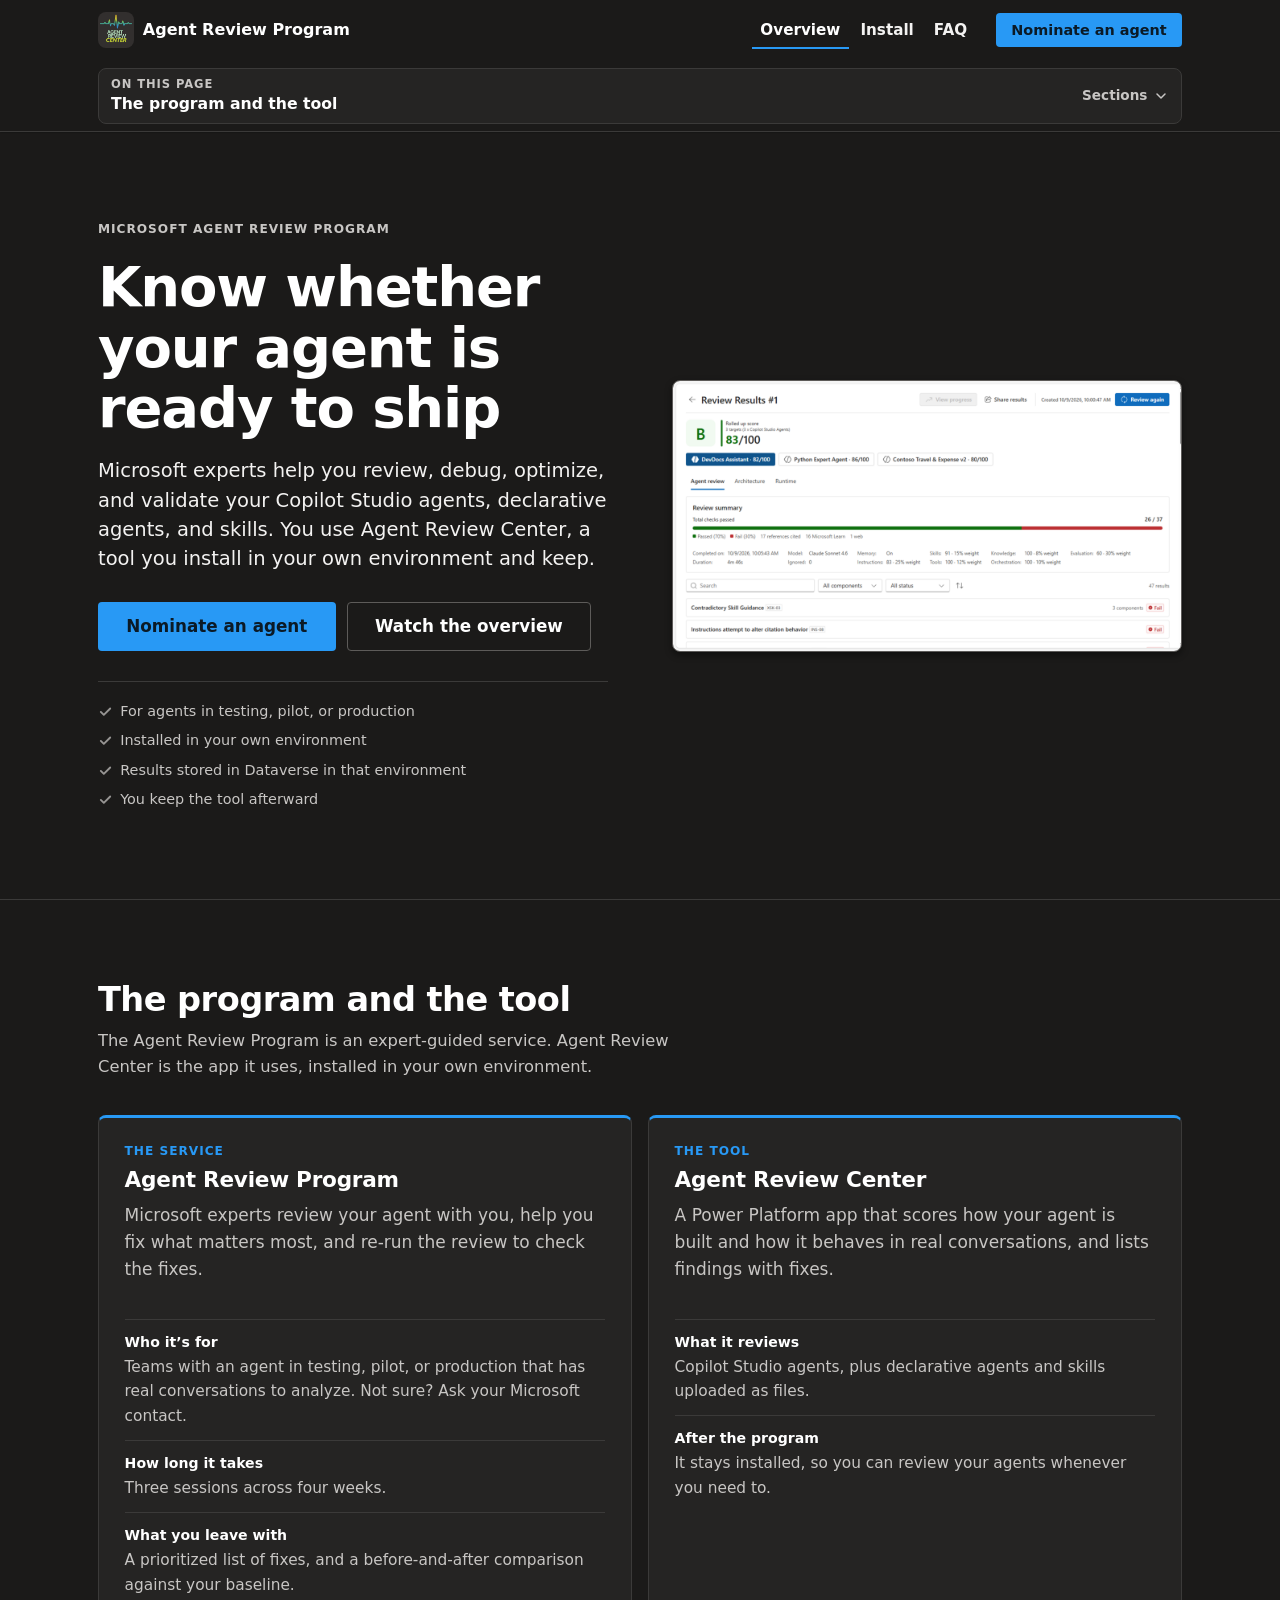
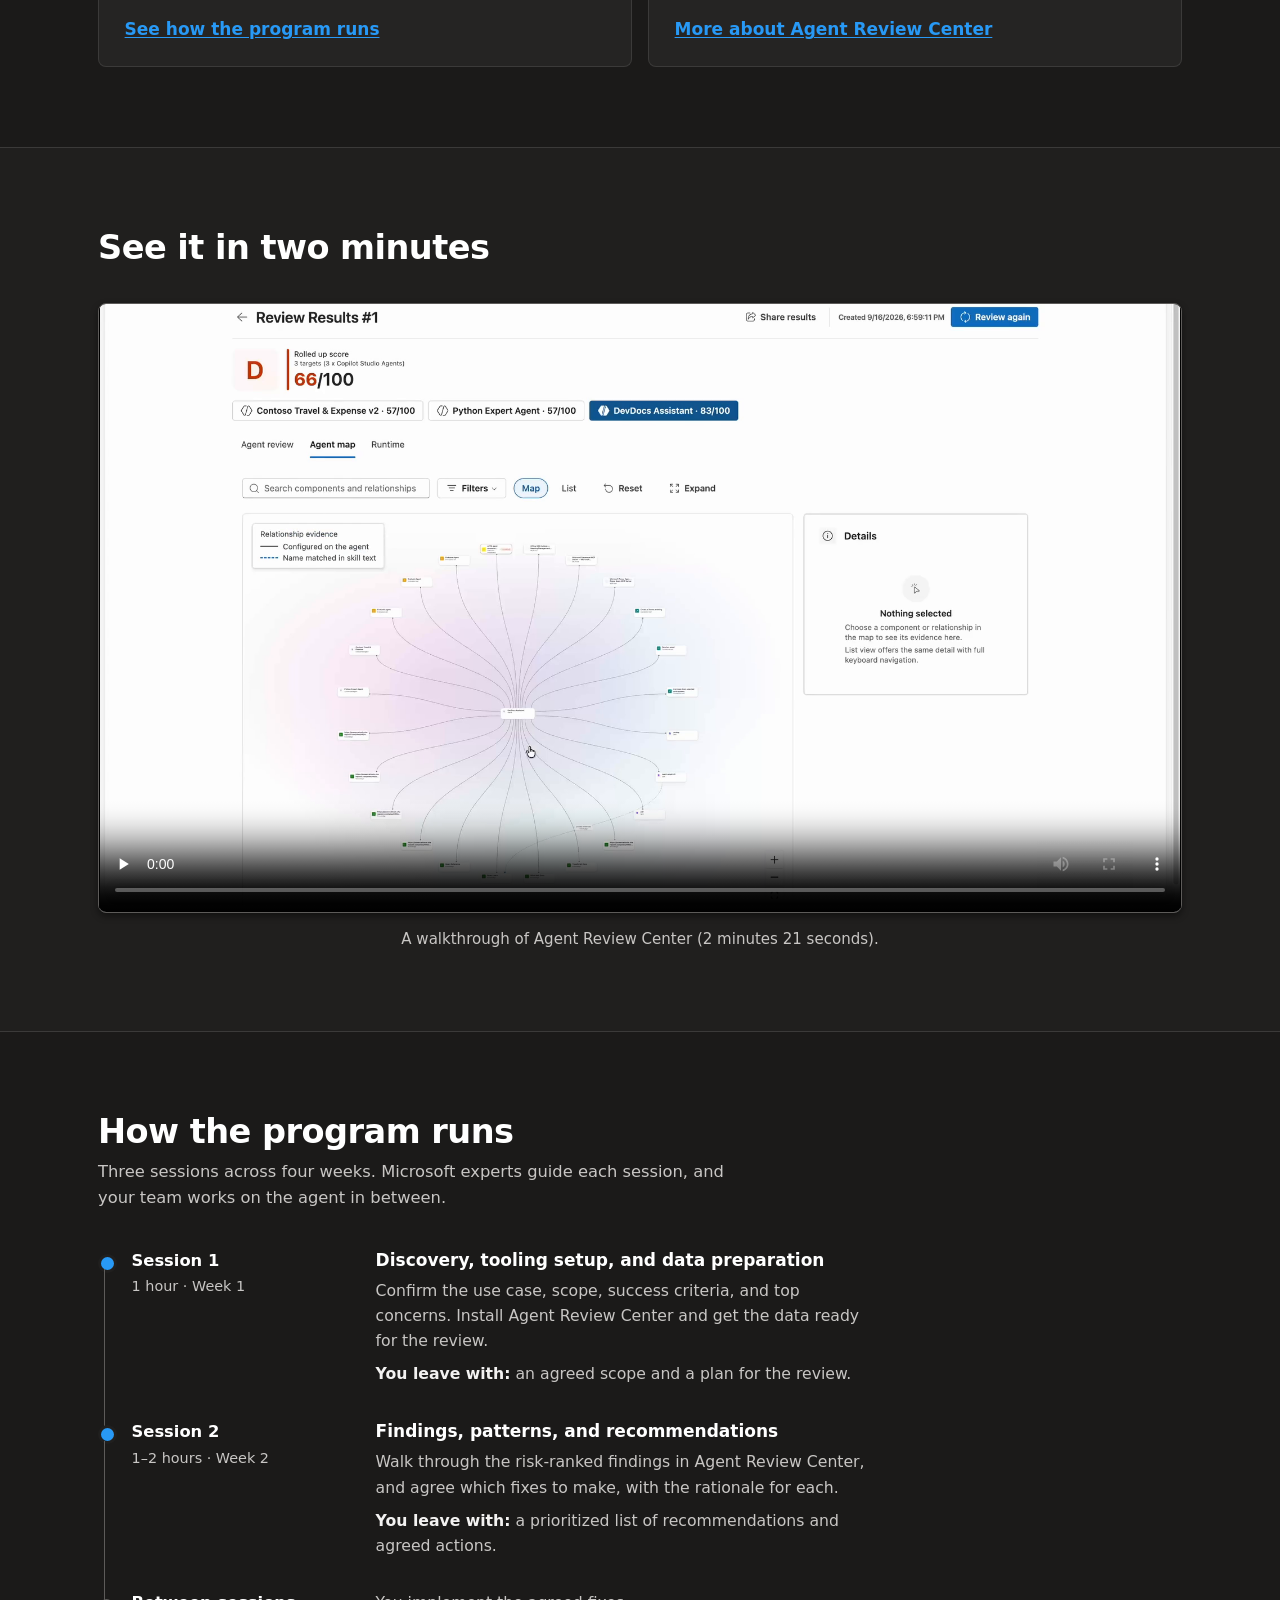
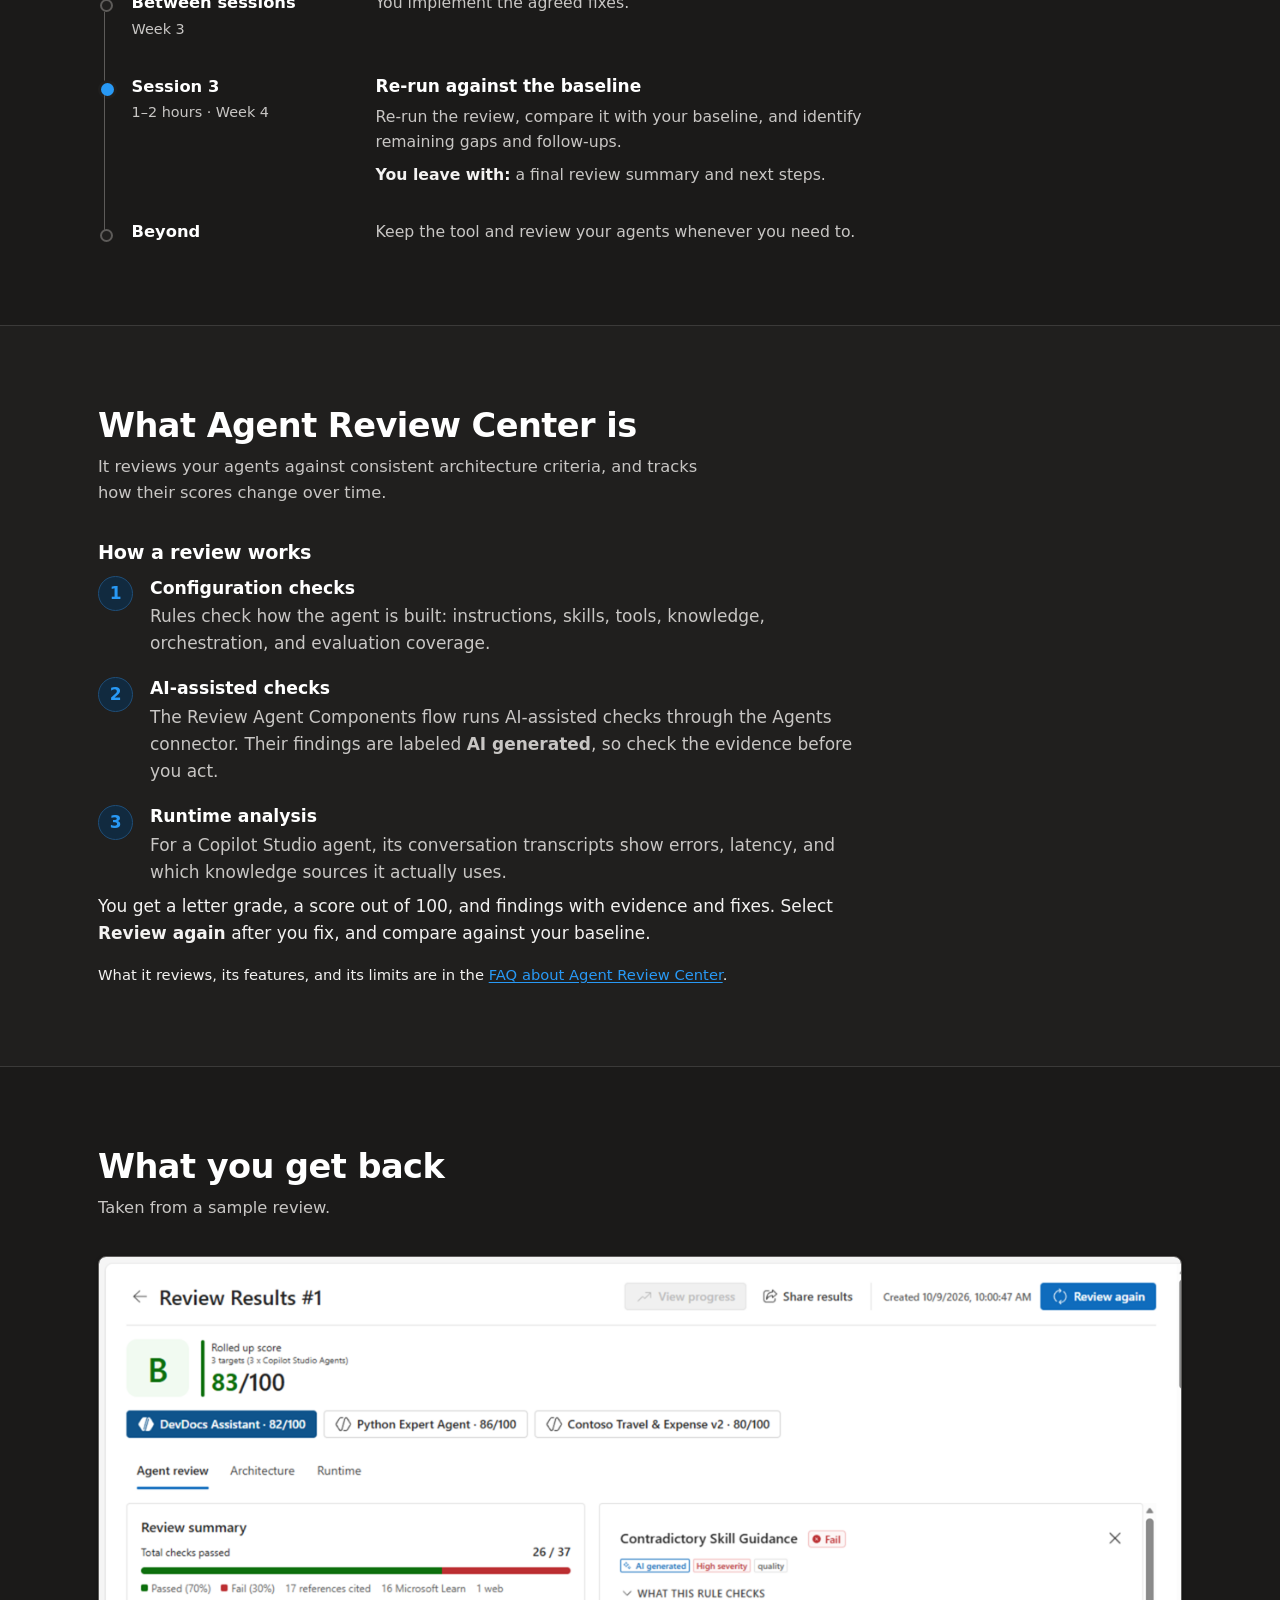
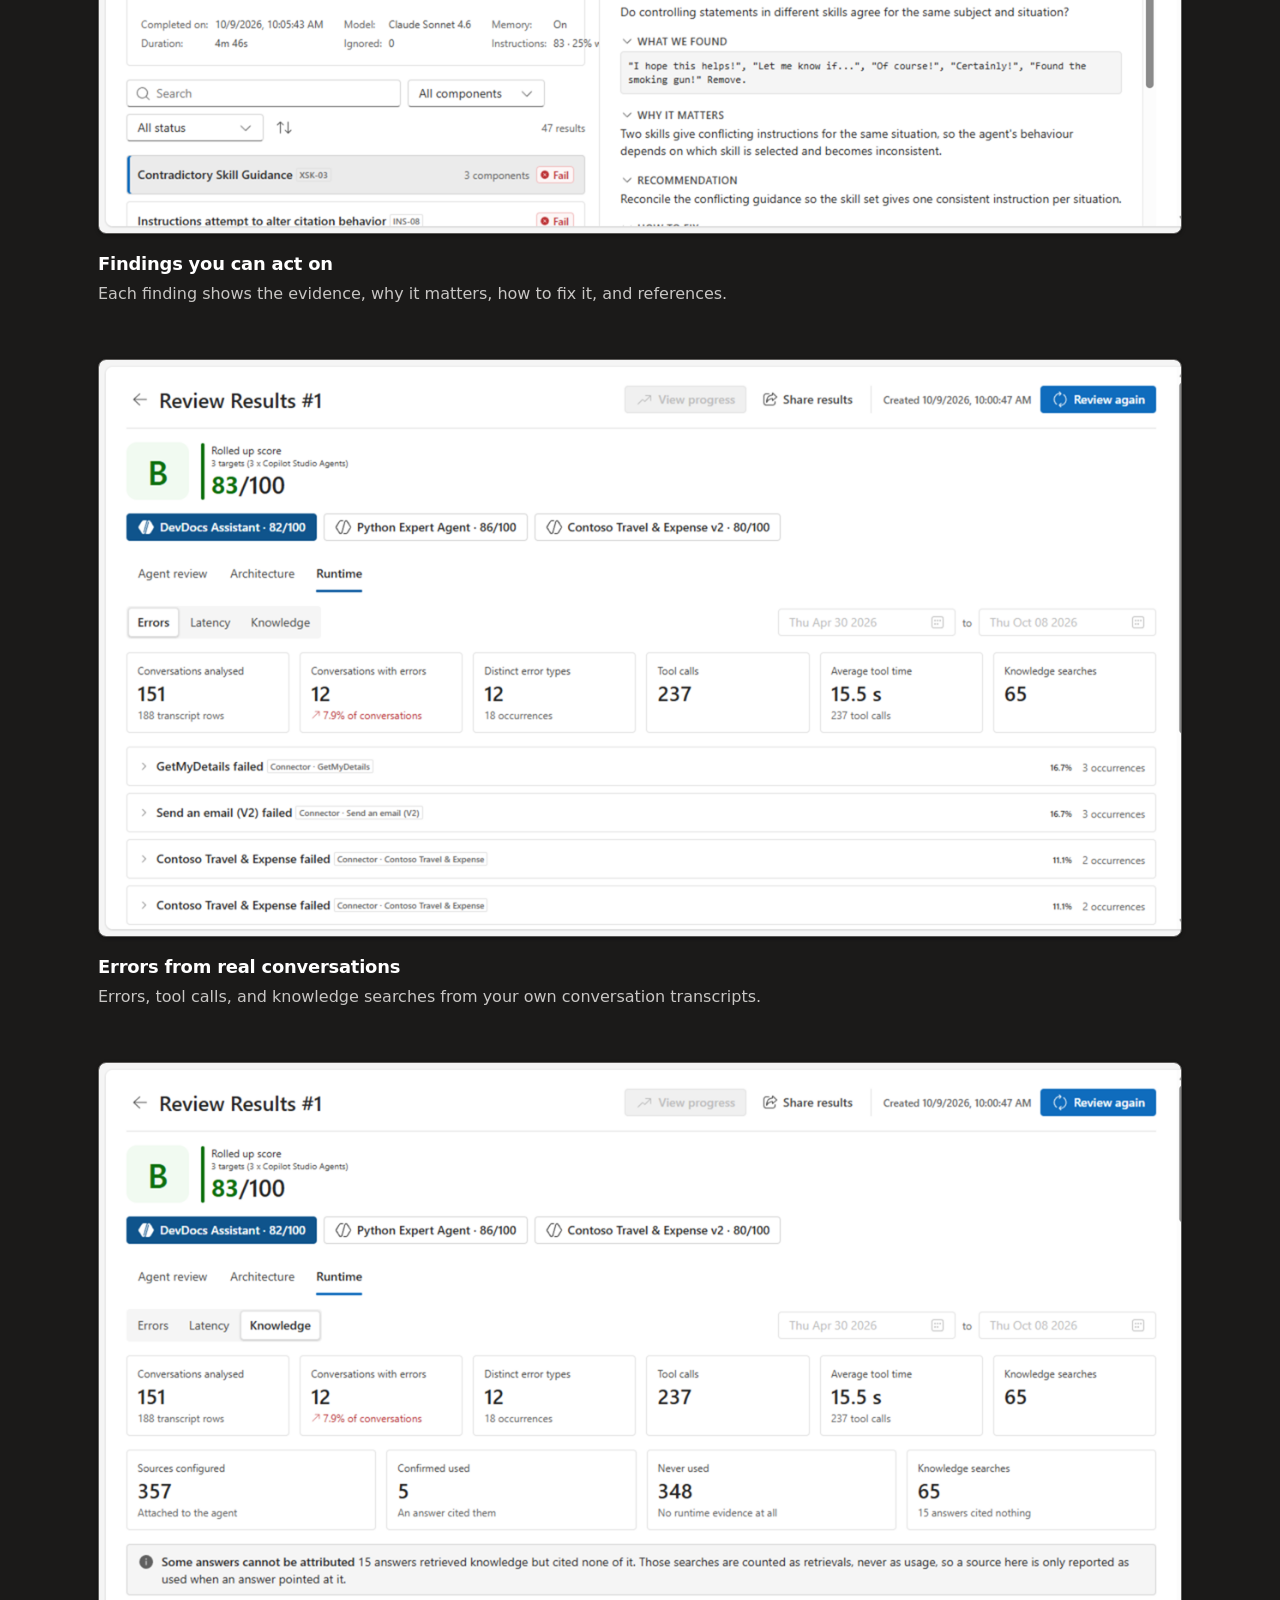
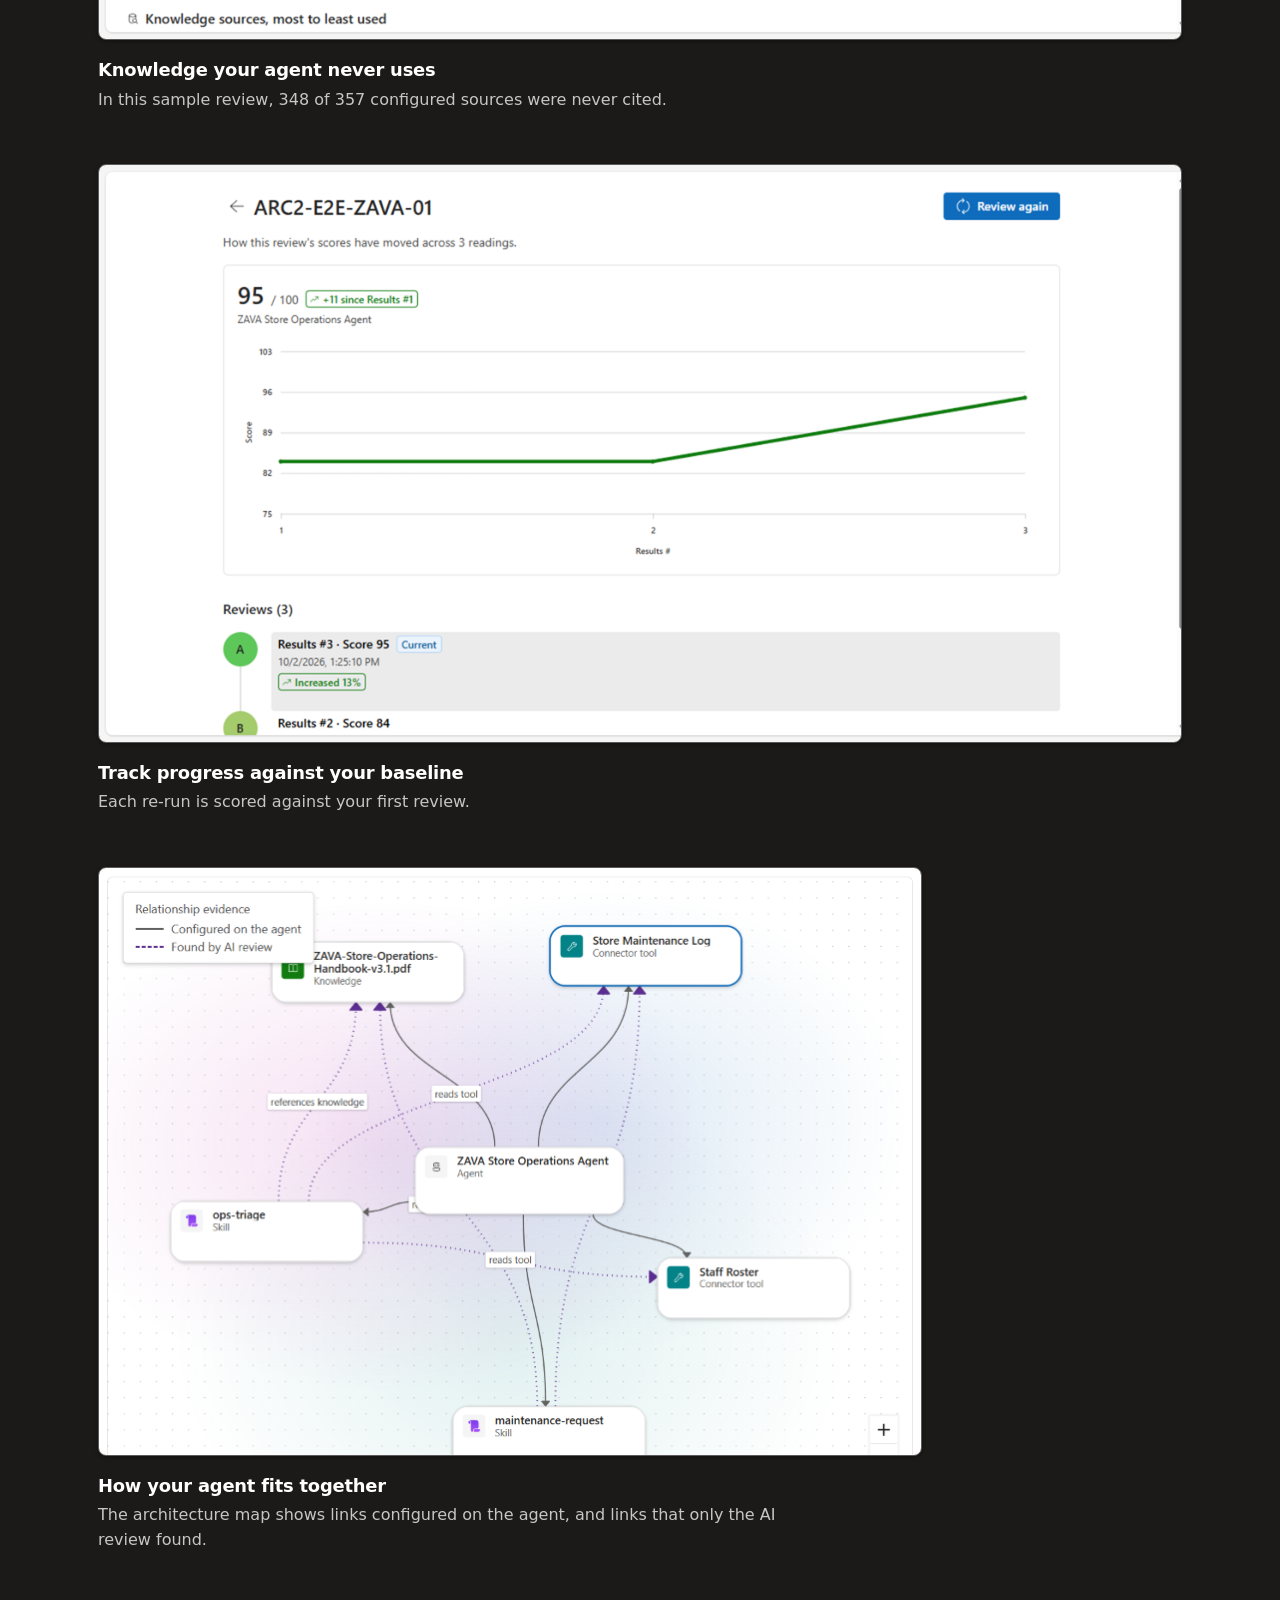
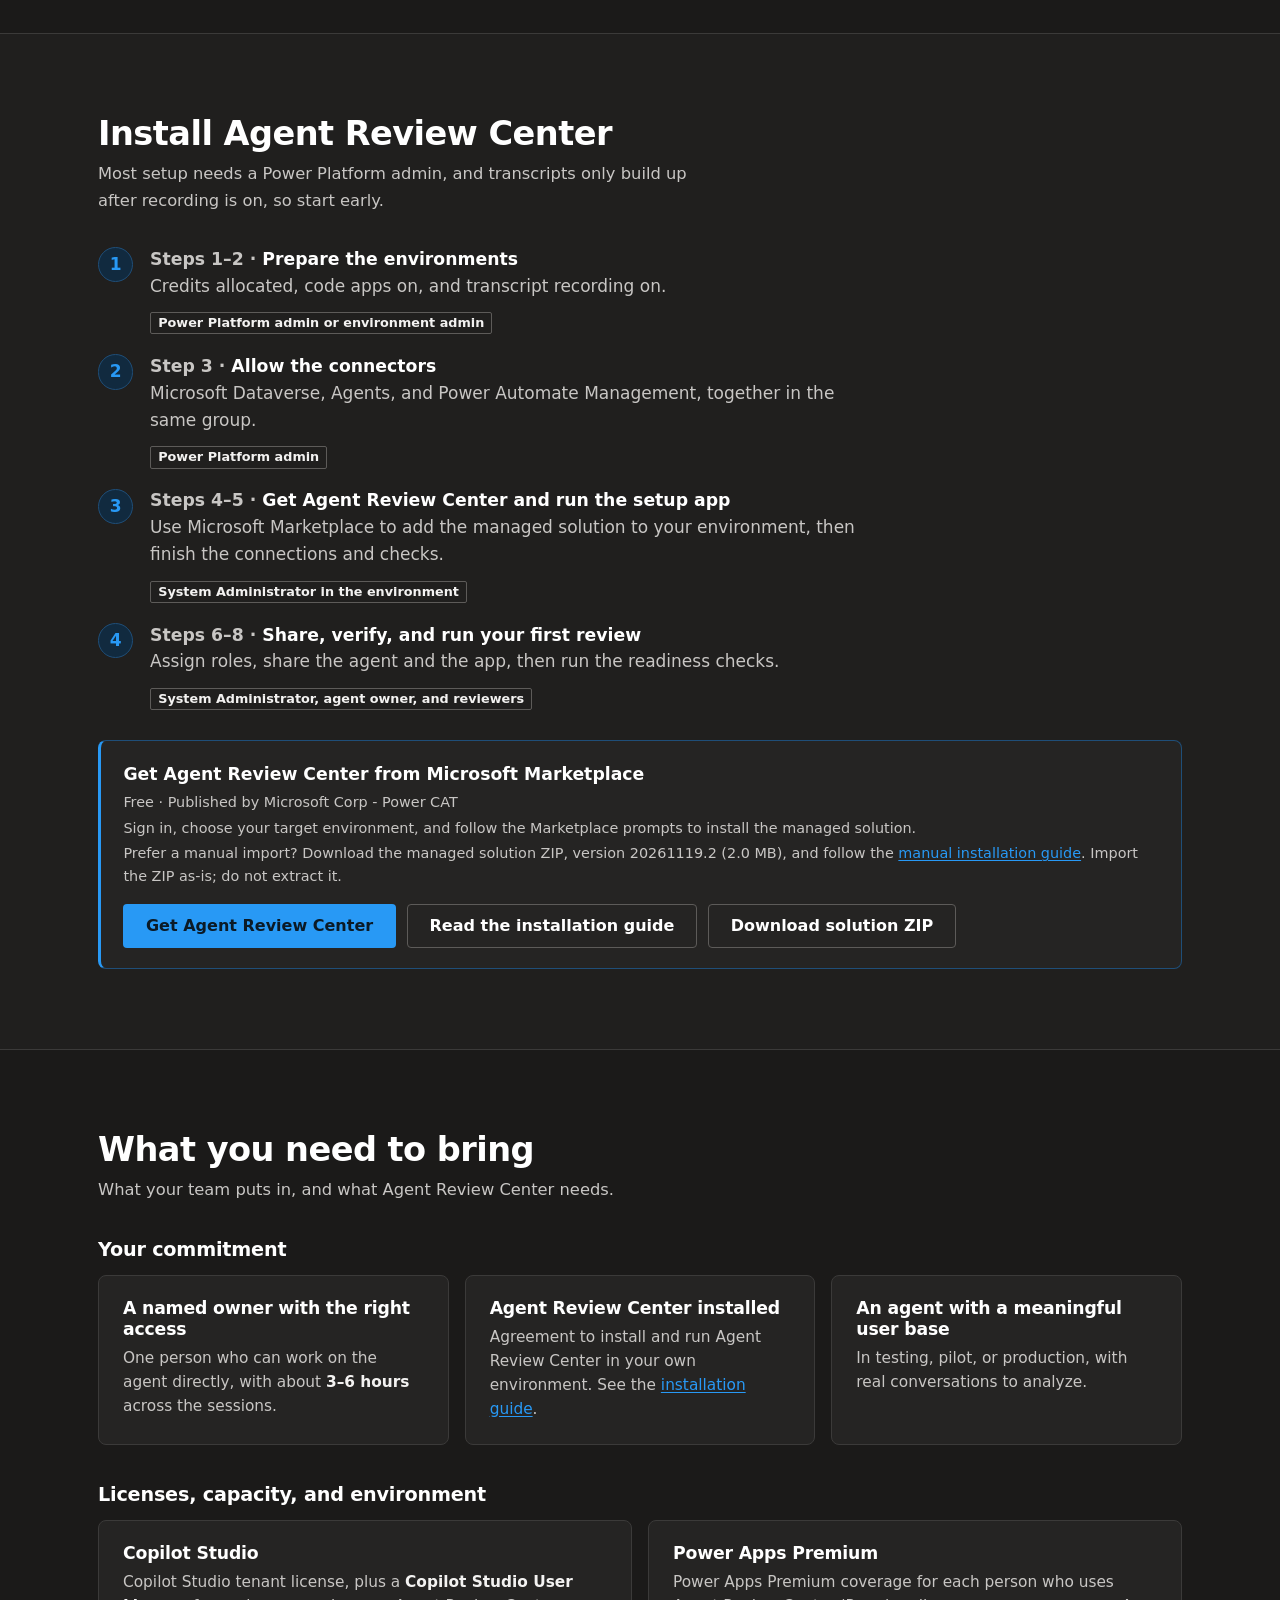
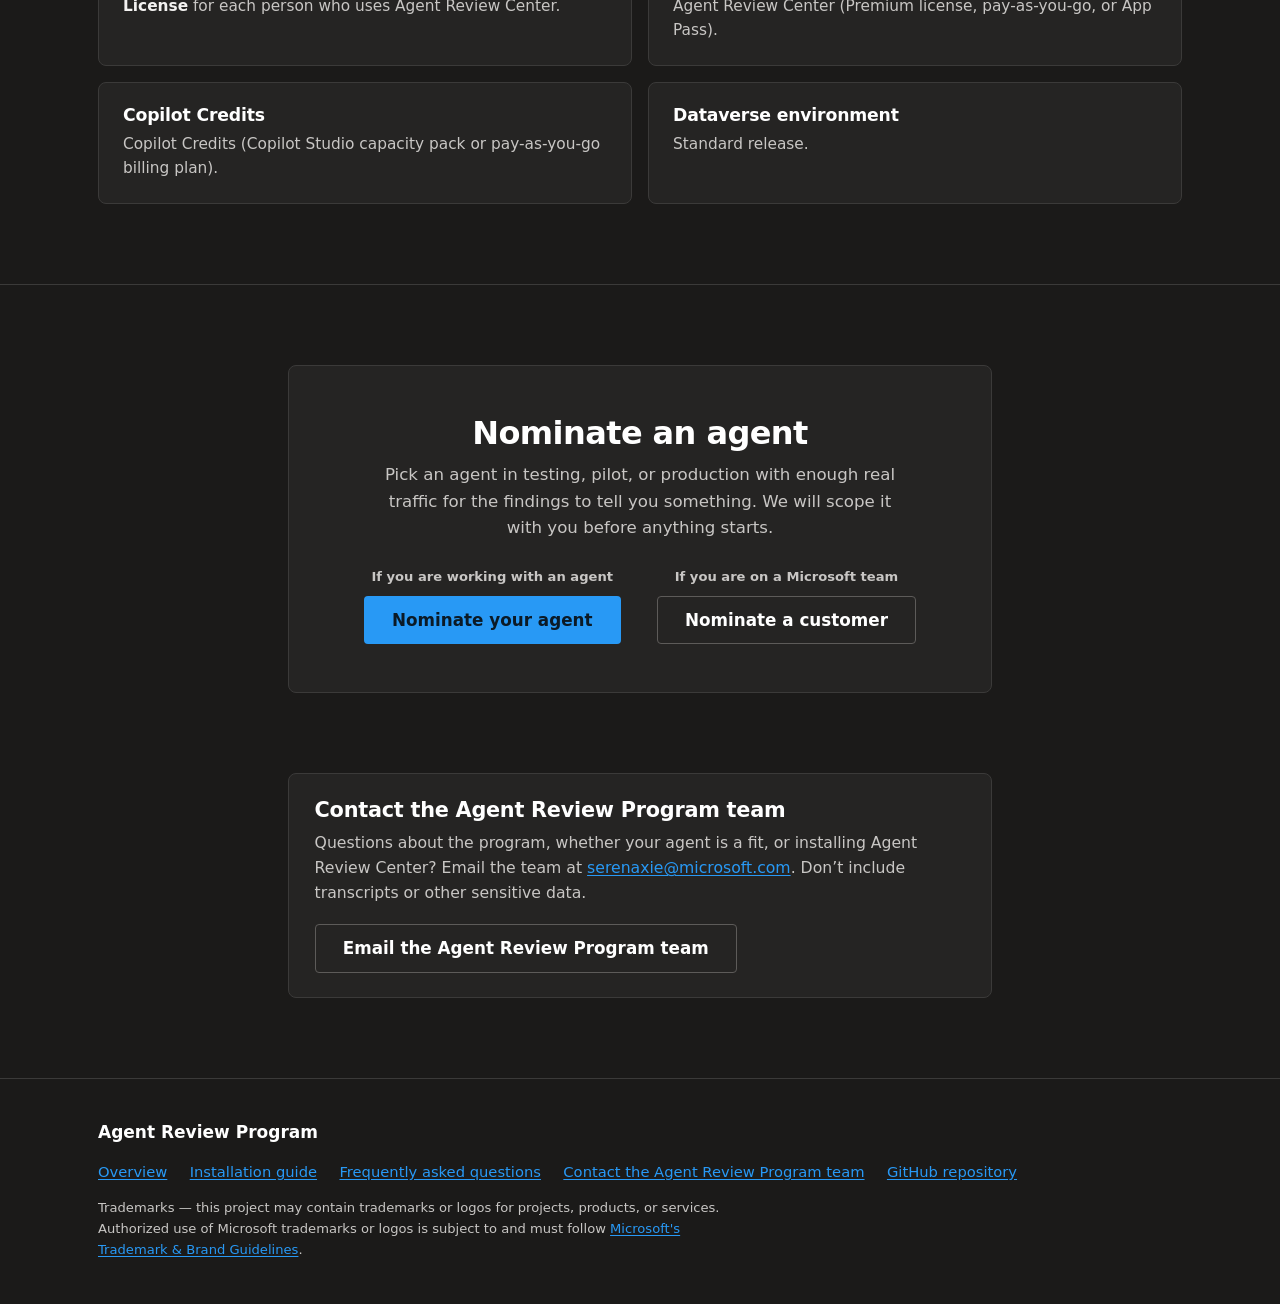
<file: docs/index.html>
<!DOCTYPE html>
<html lang="en">
<head>
<meta charset="utf-8">
<meta name="viewport" content="width=device-width, initial-scale=1">
<title>Agent Review Program</title>
<meta name="description" content="An expert-guided review, debugging and optimization, and validation service for your Copilot Studio agents, declarative agents, and skills.">
<meta name="color-scheme" content="dark">

<meta property="og:type" content="website">
<meta property="og:title" content="Agent Review Program">
<meta property="og:description" content="An expert-guided review, debugging and optimization, and validation service for your Copilot Studio agents, declarative agents, and skills.">
<meta property="og:url" content="https://microsoft.github.io/AI-Solution-Review/">
<!-- Link-preview crawlers need an absolute image URL. See assets/README.md. -->
<meta property="og:image" content="https://microsoft.github.io/AI-Solution-Review/assets/og-card.png">
<meta property="og:image:width" content="1200">
<meta property="og:image:height" content="630">
<meta property="og:image:alt" content="Agent Review Center logo">
<meta name="twitter:card" content="summary_large_image">
<link rel="canonical" href="https://microsoft.github.io/AI-Solution-Review/">

<link rel="icon" href="assets/logo.png" type="image/png">
<link rel="apple-touch-icon" href="assets/logo.png">
<link rel="stylesheet" href="styles.css">
<script>document.documentElement.classList.add('js');</script>
</head>
<body>

<a class="skip" href="#main">Skip to main content</a>

<header class="site-header">
  <div class="wrap site-header__inner">
    <a class="brand" href="./">
      <!-- alt is empty because the wordmark beside it already names the link -->
      <img class="brand__mark" src="assets/logo.png" alt="" width="280" height="280" decoding="async">
      <span class="brand__text">Agent Review Program</span>
    </a>

    <nav class="site-nav" aria-label="Site">
      <ul class="site-nav__list">
        <li class="site-nav__item site-nav__item--home"><a class="site-nav__link" href="./" aria-current="page">Overview</a></li>
        <li class="site-nav__item"><a class="site-nav__link" href="install.html">Install</a></li>
        <li class="site-nav__item"><a class="site-nav__link" href="faq.html">FAQ</a></li>
      </ul>
    </nav>
    <a class="btn btn--primary btn--sm site-header__cta" href="#nominate">Nominate an agent</a>
  </div>
</header>

<nav class="quick-nav" aria-labelledby="quick-nav-label">
  <div class="quick-nav__inner">
    <details class="quick-nav__menu">
      <summary class="quick-nav__summary">
        <span class="quick-nav__summary-copy">
          <span class="quick-nav__label" id="quick-nav-label">On this page</span>
          <span class="quick-nav__current">The program and the tool</span>
        </span>
        <span class="quick-nav__summary-action" aria-hidden="true">
          <span class="quick-nav__summary-action-text">Sections</span>
          <svg class="quick-nav__chevron" viewBox="0 0 16 16" width="16" height="16" focusable="false">
            <path d="m4 6 4 4 4-4" fill="none" stroke="currentColor" stroke-width="1.5" stroke-linecap="round" stroke-linejoin="round"/>
          </svg>
        </span>
      </summary>
      <ul class="quick-nav__list">
        <li><a class="quick-nav__link" href="#program-and-center">The program and the tool</a></li>
        <li><a class="quick-nav__link" href="#overview-video">See it in two minutes</a></li>
        <li><a class="quick-nav__link" href="#how-it-runs">How the program runs</a></li>
        <li><a class="quick-nav__link" href="#about-center">What Agent Review Center is</a></li>
        <li><a class="quick-nav__link" href="#see-it">What you get back</a></li>
        <li><a class="quick-nav__link" href="#install">Install Agent Review Center</a></li>
        <li><a class="quick-nav__link" href="#what-you-need">What you need to bring</a></li>
        <li><a class="quick-nav__link" href="#nominate">Nominate an agent</a></li>
        <li><a class="quick-nav__link" href="#contact">Contact the Agent Review Program team</a></li>
      </ul>
    </details>
  </div>
</nav>

<main id="main">

  <!-- ============================= HERO ============================= -->
  <section class="hero" id="overview">
    <div class="wrap hero__inner">

      <div class="hero__copy">
        <p class="eyebrow">Microsoft Agent Review Program</p>
        <h1 class="hero__title">Know whether your agent is ready to ship</h1>

        <p class="hero__lede">
          Microsoft experts help you review, debug, optimize, and validate your Copilot&nbsp;Studio
          agents, declarative agents, and skills. You use Agent Review Center, a tool you install in your
          own environment and keep.
        </p>

        <p class="hero__actions">
          <a class="btn btn--primary btn--lg" href="#nominate">Nominate an agent</a>
          <a class="btn btn--ghost btn--lg" href="#overview-video">Watch the overview</a>
        </p>

        <ul class="hero__trust">
          <li>
            <svg viewBox="0 0 16 16" width="15" height="15" aria-hidden="true" focusable="false"><path d="M3 8.4 6.2 11.6 13 4.8" fill="none" stroke="currentColor" stroke-width="2" stroke-linecap="round" stroke-linejoin="round"/></svg>
            For agents in testing, pilot, or production
          </li>
          <li>
            <svg viewBox="0 0 16 16" width="15" height="15" aria-hidden="true" focusable="false"><path d="M3 8.4 6.2 11.6 13 4.8" fill="none" stroke="currentColor" stroke-width="2" stroke-linecap="round" stroke-linejoin="round"/></svg>
            Installed in your own environment
          </li>
          <li>
            <svg viewBox="0 0 16 16" width="15" height="15" aria-hidden="true" focusable="false"><path d="M3 8.4 6.2 11.6 13 4.8" fill="none" stroke="currentColor" stroke-width="2" stroke-linecap="round" stroke-linejoin="round"/></svg>
            Results stored in Dataverse in that environment
          </li>
          <li>
            <svg viewBox="0 0 16 16" width="15" height="15" aria-hidden="true" focusable="false"><path d="M3 8.4 6.2 11.6 13 4.8" fill="none" stroke="currentColor" stroke-width="2" stroke-linecap="round" stroke-linejoin="round"/></svg>
            You keep the tool afterward
          </li>
        </ul>
      </div>

      <!-- Scored review result from Agent Review Center. -->
      <div class="hero__visual">
        <img class="hero__shot" src="assets/shot-scorecard.png"
             srcset="assets/shot-scorecard-1262.png 1262w, assets/shot-scorecard.png 2524w"
             sizes="(max-width: 1040px) calc(100vw - 40px), 540px"
             alt="Agent Review Center showing a rolled-up score of B, 83 out of 100, across three Copilot Studio agents, with a review summary of 26 of 37 checks passed and a list of findings below."
             width="2524" height="1344" decoding="async" fetchpriority="high">
      </div>

    </div>
  </section>

  <!-- ===================== THE PROGRAM AND THE TOOL =====================
       The one place on the page that defines the program and the tool. -->
  <section class="section" id="program-and-center" aria-labelledby="program-and-center-h">
    <div class="wrap">
      <div class="section__head" data-reveal>
        <h2 class="section__title" id="program-and-center-h">The program and the tool</h2>
        <p class="section__lede">
          The Agent Review Program is an expert-guided service. Agent Review Center is the app it uses,
          installed in your own environment.
        </p>
      </div>

      <div class="compare" data-reveal>
        <article class="compare__card">
          <p class="compare__tag">The service</p>
          <h3 class="compare__title">Agent Review Program</h3>
          <p>Microsoft experts review your agent with you, help you fix what matters most, and re-run the review to check the fixes.</p>
          <dl class="compare__facts">
            <div>
              <dt>Who it&rsquo;s for</dt>
              <dd>Teams with an agent in testing, pilot, or production that has real conversations to analyze. Not sure? Ask your Microsoft contact.</dd>
            </div>
            <div>
              <dt>How long it takes</dt>
              <dd>Three sessions across four weeks.</dd>
            </div>
            <div>
              <dt>What you leave with</dt>
              <dd>A prioritized list of fixes, and a before-and-after comparison against your baseline.</dd>
            </div>
          </dl>
          <p class="compare__more"><a href="#how-it-runs">See how the program runs</a></p>
        </article>

        <article class="compare__card">
          <p class="compare__tag">The tool</p>
          <h3 class="compare__title">Agent Review Center</h3>
          <p>A Power Platform app that scores how your agent is built and how it behaves in real conversations, and lists findings with fixes.</p>
          <dl class="compare__facts">
            <div>
              <dt>What it reviews</dt>
              <dd>Copilot Studio agents, plus declarative agents and skills uploaded as files.</dd>
            </div>
            <div>
              <dt>After the program</dt>
              <dd>It stays installed, so you can review your agents whenever you need to.</dd>
            </div>
          </dl>
          <p class="compare__more"><a href="#about-center">More about Agent Review Center</a></p>
        </article>
      </div>
    </div>
  </section>

  <!-- ===================== VIDEO ===================== -->
  <section class="section section--alt" id="overview-video" aria-labelledby="video-h">
    <div class="wrap">
      <div class="section__head" data-reveal>
        <h2 class="section__title" id="video-h">See it in two minutes</h2>
      </div>

      <figure class="video" data-reveal>
        <div class="video__frame">
          <!-- Self-hosted so the page pulls in no third-party player.
               preload="none" means only the poster loads until play is pressed. -->
          <video class="video__embed"
                 controls
                 preload="none"
                 playsinline
                 poster="assets/video-poster.png"
                 aria-label="Agent Review Center overview video"
                 width="1920" height="1080">
            <source src="assets/agent-review-overview.mp4" type="video/mp4">
            <!-- Captions: add assets/agent-review-overview.vtt, then uncomment.
            <track kind="captions" src="assets/agent-review-overview.vtt" srclang="en" label="English" default>
            -->
            Your browser does not support embedded video.
            <a href="assets/agent-review-overview.mp4">Download the overview video</a>.
          </video>
        </div>
        <figcaption>A walkthrough of Agent Review Center (2 minutes 21 seconds).</figcaption>
      </figure>
    </div>
  </section>

  <!-- ===================== HOW THE PROGRAM RUNS ===================== -->
  <section class="section" id="how-it-runs" aria-labelledby="how-it-runs-h">
    <div class="wrap">
      <div class="section__head" data-reveal>
        <h2 class="section__title" id="how-it-runs-h">How the program runs</h2>
        <p class="section__lede">Three sessions across four weeks. Microsoft experts guide each session, and your team works on the agent in between.</p>
      </div>

      <ol class="timeline timeline--detailed" data-reveal>
        <li class="timeline__item">
          <div class="timeline__when">
            <p class="timeline__label">Session 1</p>
            <p class="timeline__meta">1 hour &middot; Week 1</p>
          </div>
          <div class="timeline__body">
            <p class="timeline__title">Discovery, tooling setup, and data preparation</p>
            <p class="timeline__text">Confirm the use case, scope, success criteria, and top concerns. Install Agent Review Center and get the data ready for the review.</p>
            <p class="timeline__text timeline__out"><strong>You leave with:</strong> an agreed scope and a plan for the review.</p>
          </div>
        </li>
        <li class="timeline__item">
          <div class="timeline__when">
            <p class="timeline__label">Session 2</p>
            <p class="timeline__meta">1&ndash;2 hours &middot; Week 2</p>
          </div>
          <div class="timeline__body">
            <p class="timeline__title">Findings, patterns, and recommendations</p>
            <p class="timeline__text">Walk through the risk-ranked findings in Agent Review Center, and agree which fixes to make, with the rationale for each.</p>
            <p class="timeline__text timeline__out"><strong>You leave with:</strong> a prioritized list of recommendations and agreed actions.</p>
          </div>
        </li>
        <li class="timeline__item" data-interval>
          <div class="timeline__when">
            <p class="timeline__label">Between sessions</p>
            <p class="timeline__meta">Week 3</p>
          </div>
          <div class="timeline__body">
            <p class="timeline__text">You implement the agreed fixes.</p>
          </div>
        </li>
        <li class="timeline__item">
          <div class="timeline__when">
            <p class="timeline__label">Session 3</p>
            <p class="timeline__meta">1&ndash;2 hours &middot; Week 4</p>
          </div>
          <div class="timeline__body">
            <p class="timeline__title">Re-run against the baseline</p>
            <p class="timeline__text">Re-run the review, compare it with your baseline, and identify remaining gaps and follow-ups.</p>
            <p class="timeline__text timeline__out"><strong>You leave with:</strong> a final review summary and next steps.</p>
          </div>
        </li>
        <li class="timeline__item" data-interval>
          <div class="timeline__when">
            <p class="timeline__label">Beyond</p>
          </div>
          <div class="timeline__body">
            <p class="timeline__text">Keep the tool and review your agents whenever you need to.</p>
          </div>
        </li>
      </ol>
    </div>
  </section>

  <!-- ===================== WHAT AGENT REVIEW CENTER IS ===================== -->
  <section class="section section--alt" id="about-center" aria-labelledby="about-center-h">
    <div class="wrap">
      <div class="section__head" data-reveal>
        <h2 class="section__title" id="about-center-h">What Agent Review Center is</h2>
        <p class="section__lede">
          It reviews your agents against consistent architecture criteria, and tracks how their scores
          change over time.
        </p>
      </div>

      <div data-reveal>
        <h3 class="subhead subhead--first">How a review works</h3>
        <ol class="steps--numbered review-steps">
          <li class="steps__item">
            <h4 class="steps__title">Configuration checks</h4>
            <p>Rules check how the agent is built: instructions, skills, tools, knowledge, orchestration, and evaluation coverage.</p>
          </li>
          <li class="steps__item">
            <h4 class="steps__title">AI-assisted checks</h4>
            <p>The Review Agent Components flow runs AI-assisted checks through the Agents connector. Their findings are labeled <strong>AI generated</strong>, so check the evidence before you act.</p>
          </li>
          <li class="steps__item">
            <h4 class="steps__title">Runtime analysis</h4>
            <p>For a Copilot Studio agent, its conversation transcripts show errors, latency, and which knowledge sources it actually uses.</p>
          </li>
        </ol>
        <p class="review-result">You get a letter grade, a score out of 100, and findings with evidence and fixes. Select <strong>Review again</strong> after you fix, and compare against your baseline.</p>
        <p class="learn-more">What it reviews, its features, and its limits are in the <a href="faq.html#faq-about-h">FAQ about Agent Review Center</a>.</p>
      </div>
    </div>
  </section>

  <!-- ===================== SCREENSHOTS ===================== -->
  <section class="section" id="see-it" aria-labelledby="see-it-h">
    <div class="wrap">
      <div class="section__head" data-reveal>
        <h2 class="section__title" id="see-it-h">What you get back</h2>
        <p class="section__lede">Taken from a sample review.</p>
      </div>

      <div class="gallery">

        <figure class="shot" data-reveal>
          <img class="shot__img" src="assets/shot-finding-detail.png"
               srcset="assets/shot-finding-detail-1262.png 1262w, assets/shot-finding-detail.png 2524w"
               sizes="(max-width: 1140px) calc(100vw - 40px), 1084px"
               alt="A finding called Contradictory Skill Guidance expanded to show what the rule checks, the exact wording found in the agent, why it matters, and a recommendation, beside a filterable list of 47 findings."
               width="2524" height="1344" loading="lazy" decoding="async">
          <figcaption>
            <strong>Findings you can act on</strong>
            Each finding shows the evidence, why it matters, how to fix it, and references.
          </figcaption>
        </figure>

        <figure class="shot" data-reveal>
          <img class="shot__img" src="assets/shot-runtime-errors.png"
               srcset="assets/shot-runtime-errors-1262.png 1262w, assets/shot-runtime-errors.png 2524w"
               sizes="(max-width: 1140px) calc(100vw - 40px), 1084px"
               alt="Runtime error analysis showing 151 conversations analyzed, 12 with errors, 237 tool calls, and 65 knowledge searches, above a list of failing connectors ranked by occurrence."
               width="2524" height="1344" loading="lazy" decoding="async">
          <figcaption>
            <strong>Errors from real conversations</strong>
            Errors, tool calls, and knowledge searches from your own conversation transcripts.
          </figcaption>
        </figure>

        <figure class="shot" data-reveal>
          <img class="shot__img" src="assets/shot-knowledge-usage.png"
               srcset="assets/shot-knowledge-usage-1262.png 1262w, assets/shot-knowledge-usage.png 2524w"
               sizes="(max-width: 1140px) calc(100vw - 40px), 1084px"
               alt="Knowledge usage showing 357 sources configured, 5 confirmed used, and 348 never used, with knowledge sources ranked from most to least used."
               width="2524" height="1344" loading="lazy" decoding="async">
          <figcaption>
            <strong>Knowledge your agent never uses</strong>
            In this sample review, 348 of 357 configured sources were never cited.
          </figcaption>
        </figure>

        <figure class="shot" data-reveal>
          <img class="shot__img" src="assets/shot-score-progress.png"
               srcset="assets/shot-score-progress-1262.png 1262w, assets/shot-score-progress.png 2524w"
               sizes="(max-width: 1140px) calc(100vw - 40px), 1084px"
               alt="A score progress chart tracking one agent across three reviews, rising to 95 out of 100, up 11 points since the first review."
               width="2524" height="1344" loading="lazy" decoding="async">
          <figcaption>
            <strong>Track progress against your baseline</strong>
            Each re-run is scored against your first review.
          </figcaption>
        </figure>

        <figure class="shot shot--native" data-reveal>
          <img class="shot__img" src="assets/shot-architecture-map.png"
               alt="Architecture map of a sample agent linked to two skills, two connector tools, and a knowledge file. Solid lines show links configured on the agent; dotted lines show links found by AI review."
               width="824" height="588" loading="lazy" decoding="async">
          <figcaption>
            <strong>How your agent fits together</strong>
            The architecture map shows links configured on the agent, and links that only the AI review found.
          </figcaption>
        </figure>

      </div>
    </div>
  </section>

  <!-- ===================== INSTALL ===================== -->
  <section class="section section--alt" id="install" aria-labelledby="install-h">
    <div class="wrap">
      <div class="section__head" data-reveal>
        <h2 class="section__title" id="install-h">Install Agent Review Center</h2>
        <p class="section__lede">
          Most setup needs a Power Platform admin, and transcripts only build up after recording is on,
          so start early.
        </p>
      </div>

      <ol class="steps--numbered install-overview" data-reveal>
        <li class="steps__item">
          <h3 class="steps__title"><span class="steps__range">Steps 1&ndash;2 &middot;</span> Prepare the environments</h3>
          <p>Credits allocated, code apps on, and transcript recording on.</p>
          <p class="steps__who"><span class="who"><span class="visually-hidden">Who: </span>Power Platform admin or environment admin</span></p>
        </li>
        <li class="steps__item">
          <h3 class="steps__title"><span class="steps__range">Step 3 &middot;</span> Allow the connectors</h3>
          <p>Microsoft Dataverse, Agents, and Power Automate Management, together in the same group.</p>
          <p class="steps__who"><span class="who"><span class="visually-hidden">Who: </span>Power Platform admin</span></p>
        </li>
        <li class="steps__item">
          <h3 class="steps__title"><span class="steps__range">Steps 4&ndash;5 &middot;</span> Get Agent Review Center and run the setup app</h3>
          <p>Use Microsoft Marketplace to add the managed solution to your environment, then finish the connections and checks.</p>
          <p class="steps__who"><span class="who"><span class="visually-hidden">Who: </span>System Administrator in the environment</span></p>
        </li>
        <li class="steps__item">
          <h3 class="steps__title"><span class="steps__range">Steps 6&ndash;8 &middot;</span> Share, verify, and run your first review</h3>
          <p>Assign roles, share the agent and the app, then run the readiness checks.</p>
          <p class="steps__who"><span class="who"><span class="visually-hidden">Who: </span>System Administrator, agent owner, and reviewers</span></p>
        </li>
      </ol>

      <!-- ===================== MICROSOFT MARKETPLACE =====================
           Keep this URL in sync with install.html (#download).
           ================================================================ -->
      <div class="download-card" data-reveal>
        <div class="download-card__text">
          <p class="download-card__title">Get Agent Review Center from Microsoft Marketplace</p>
          <p class="download-card__meta">Free &middot; Published by Microsoft Corp - Power CAT</p>
          <p class="download-card__note">Sign in, choose your target environment, and follow the Marketplace prompts to install the managed solution.</p>
          <p class="download-card__note">Prefer a manual import? Download the managed solution ZIP, version 20261119.2 (2.0 MB), and follow the <a href="https://github.com/microsoft/AI-Solution-Review/blob/main/guides/install.md">manual installation guide</a>. Import the ZIP as-is; do not extract it.</p>
        </div>
        <div class="download-card__actions">
          <a class="btn btn--primary"
             href="https://marketplace.microsoft.com/en-us/product/microsoftpowercatarch.agentreviewprogram">Get Agent Review Center</a>
          <a class="btn btn--ghost" href="install.html">Read the installation guide</a>
          <a class="btn btn--ghost" href="https://github.com/microsoft/AI-Solution-Review/raw/main/AgentReviewCenter_20261119.2_managed.zip">Download solution ZIP</a>
        </div>
      </div>
    </div>
  </section>

  <!-- ===================== WHAT YOU NEED TO BRING ===================== -->
  <section class="section" id="what-you-need" aria-labelledby="what-you-need-h">
    <div class="wrap">
      <div class="section__head" data-reveal>
        <h2 class="section__title" id="what-you-need-h">What you need to bring</h2>
        <p class="section__lede">What your team puts in, and what Agent Review Center needs.</p>
      </div>

      <h3 class="subhead subhead--first" data-reveal>Your commitment</h3>
      <ol class="commitments" data-reveal>
        <li class="requirement">
          <h4 class="requirement__title">A named owner with the right access</h4>
          <p>One person who can work on the agent directly, with about <strong>3&ndash;6 hours</strong> across the sessions.</p>
        </li>
        <li class="requirement">
          <h4 class="requirement__title">Agent Review Center installed</h4>
          <p>Agreement to install and run Agent Review Center in your own environment. See the <a href="install.html">installation guide</a>.</p>
        </li>
        <li class="requirement">
          <h4 class="requirement__title">An agent with a meaningful user base</h4>
          <p>In testing, pilot, or production, with real conversations to analyze.</p>
        </li>
      </ol>

      <h3 class="subhead" data-reveal>Licenses, capacity, and environment</h3>
      <div class="requirements-grid" data-reveal>
        <article class="requirement">
          <h4 class="requirement__title">Copilot Studio</h4>
          <p>Copilot Studio tenant license, plus a <strong>Copilot Studio User License</strong> for each person who uses Agent Review Center.</p>
        </article>

        <article class="requirement">
          <h4 class="requirement__title">Power Apps Premium</h4>
          <p>Power Apps Premium coverage for each person who uses Agent Review Center (Premium license, pay-as-you-go, or App Pass).</p>
        </article>

        <article class="requirement">
          <h4 class="requirement__title">Copilot Credits</h4>
          <p>Copilot Credits (Copilot Studio capacity pack or pay-as-you-go billing plan).</p>
        </article>

        <article class="requirement">
          <h4 class="requirement__title">Dataverse environment</h4>
          <p>Standard release.</p>
        </article>
      </div>

    </div>
  </section>

  <!-- ===================== NOMINATE ===================== -->
  <section class="section section--cta" id="nominate" aria-labelledby="nominate-h">
    <div class="wrap wrap--narrow">
      <div class="closing" data-reveal>
        <h2 class="closing__title" id="nominate-h">Nominate an agent</h2>
        <p class="closing__text">
          Pick an agent in testing, pilot, or production with enough real traffic for the findings to
          tell you something. We will scope it with you before anything starts.
        </p>

        <!-- ===================== NOMINATION FORMS =====================
             Two audiences, two forms. These aka.ms short links are the
             canonical entry points and are the only place either URL
             appears anywhere on the site.
             ============================================================ -->
        <ul class="paths">
          <li class="path">
            <p class="path__who">If you are working with an agent</p>
            <a class="btn btn--primary btn--lg"
               href="https://aka.ms/CATAgentReviewSignup"
               data-nomination-form="self">Nominate your agent</a>
          </li>
          <li class="path">
            <p class="path__who">If you are on a Microsoft team</p>
            <a class="btn btn--ghost btn--lg"
               href="https://aka.ms/AgentReviewCustomerNomination"
               data-nomination-form="customer">Nominate a customer</a>
          </li>
        </ul>
      </div>
    </div>
  </section>

  <!-- ===================== CONTACT =====================
       The team mailbox lives in these mailto links only (index, install,
       faq: section + footer). Change all of them together.
       ==================================================== -->
  <section class="section contact" id="contact" aria-labelledby="contact-h">
    <div class="wrap wrap--narrow">
      <div class="contact__card" data-reveal>
        <div>
          <h2 class="contact__title" id="contact-h">Contact the Agent Review Program team</h2>
          <p class="contact__text">
            Questions about the program, whether your agent is a fit, or installing Agent Review Center?
            Email the team at
            <a href="mailto:serenaxie@microsoft.com?subject=Agent%20Review%20Program%20question">serenaxie@microsoft.com</a>.
            Don&rsquo;t include transcripts or other sensitive data.
          </p>
        </div>
        <a class="btn btn--ghost btn--lg contact__btn"
           href="mailto:serenaxie@microsoft.com?subject=Agent%20Review%20Program%20question">Email the Agent Review Program team</a>
      </div>
    </div>
  </section>

</main>

<footer class="site-footer">
  <div class="wrap site-footer__inner">
    <p class="site-footer__brand">Agent Review Program</p>
    <nav class="site-footer__links" aria-label="Footer">
      <ul>
        <li><a href="./" aria-current="page">Overview</a></li>
        <li><a href="install.html">Installation guide</a></li>
        <li><a href="faq.html">Frequently asked questions</a></li>
        <li><a href="mailto:serenaxie@microsoft.com?subject=Agent%20Review%20Program%20question">Contact the Agent Review Program team</a></li>
        <li><a href="https://github.com/microsoft/AI-Solution-Review">GitHub repository</a></li>
      </ul>
    </nav>
    <p class="site-footer__legal">
      Trademarks — this project may contain trademarks or logos for projects, products, or services.
      Authorized use of Microsoft trademarks or logos is subject to and must follow
      <a href="https://www.microsoft.com/legal/intellectualproperty/trademarks/usage/general">Microsoft's Trademark &amp; Brand Guidelines</a>.
    </p>
  </div>
</footer>

<script src="main.js" defer></script>
</body>
</html>
</file>
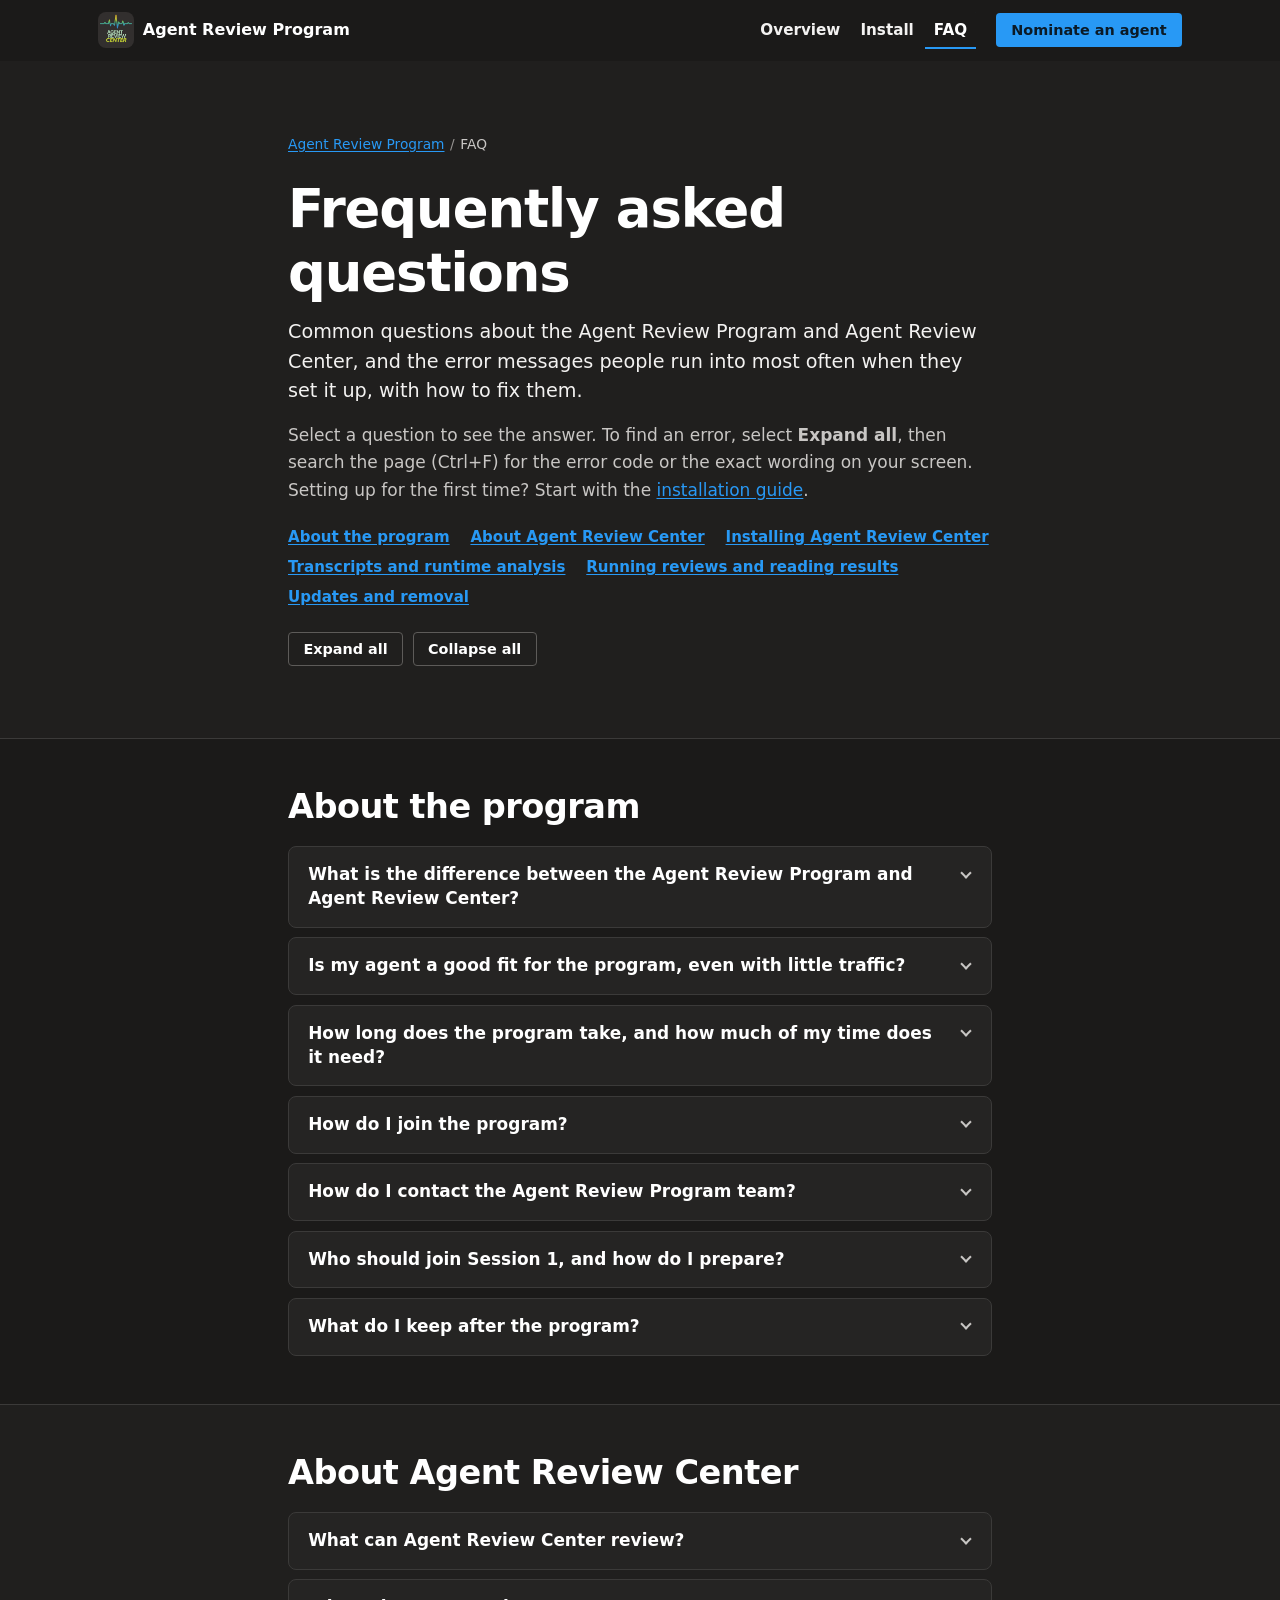
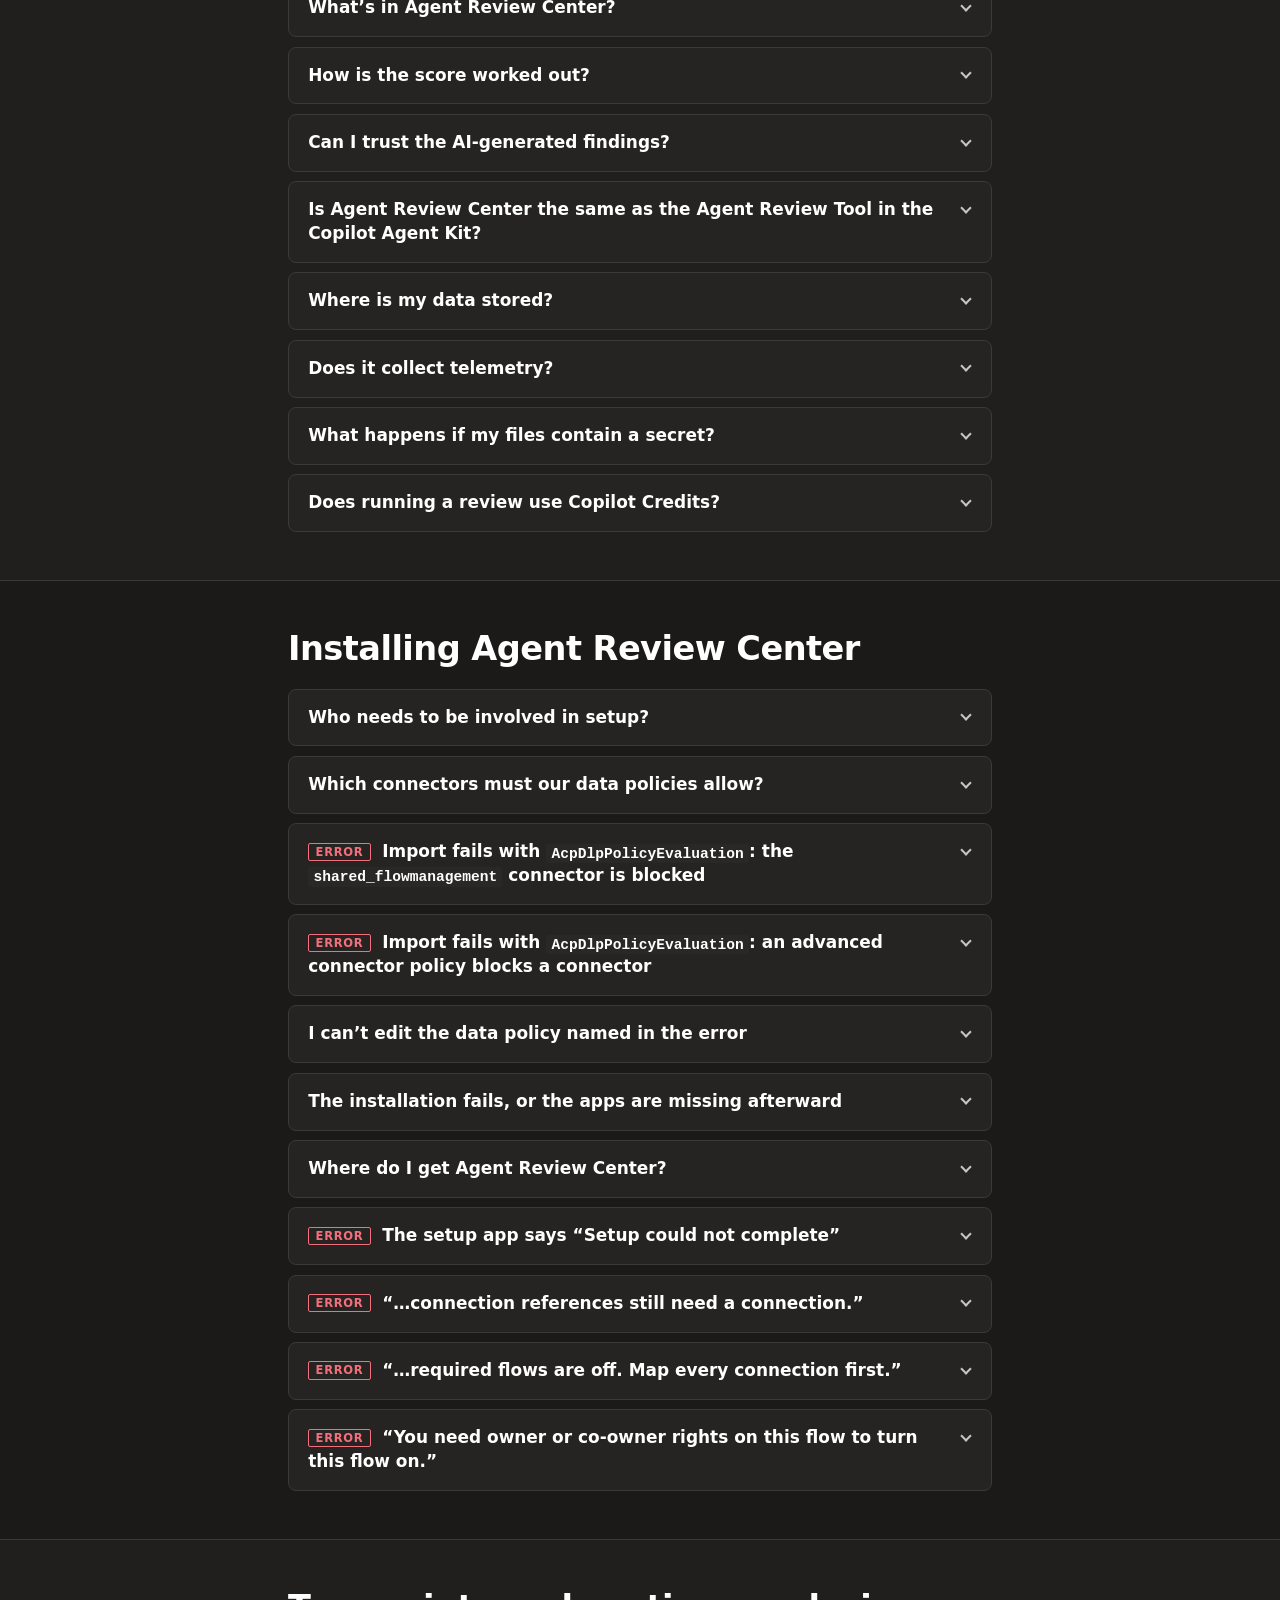
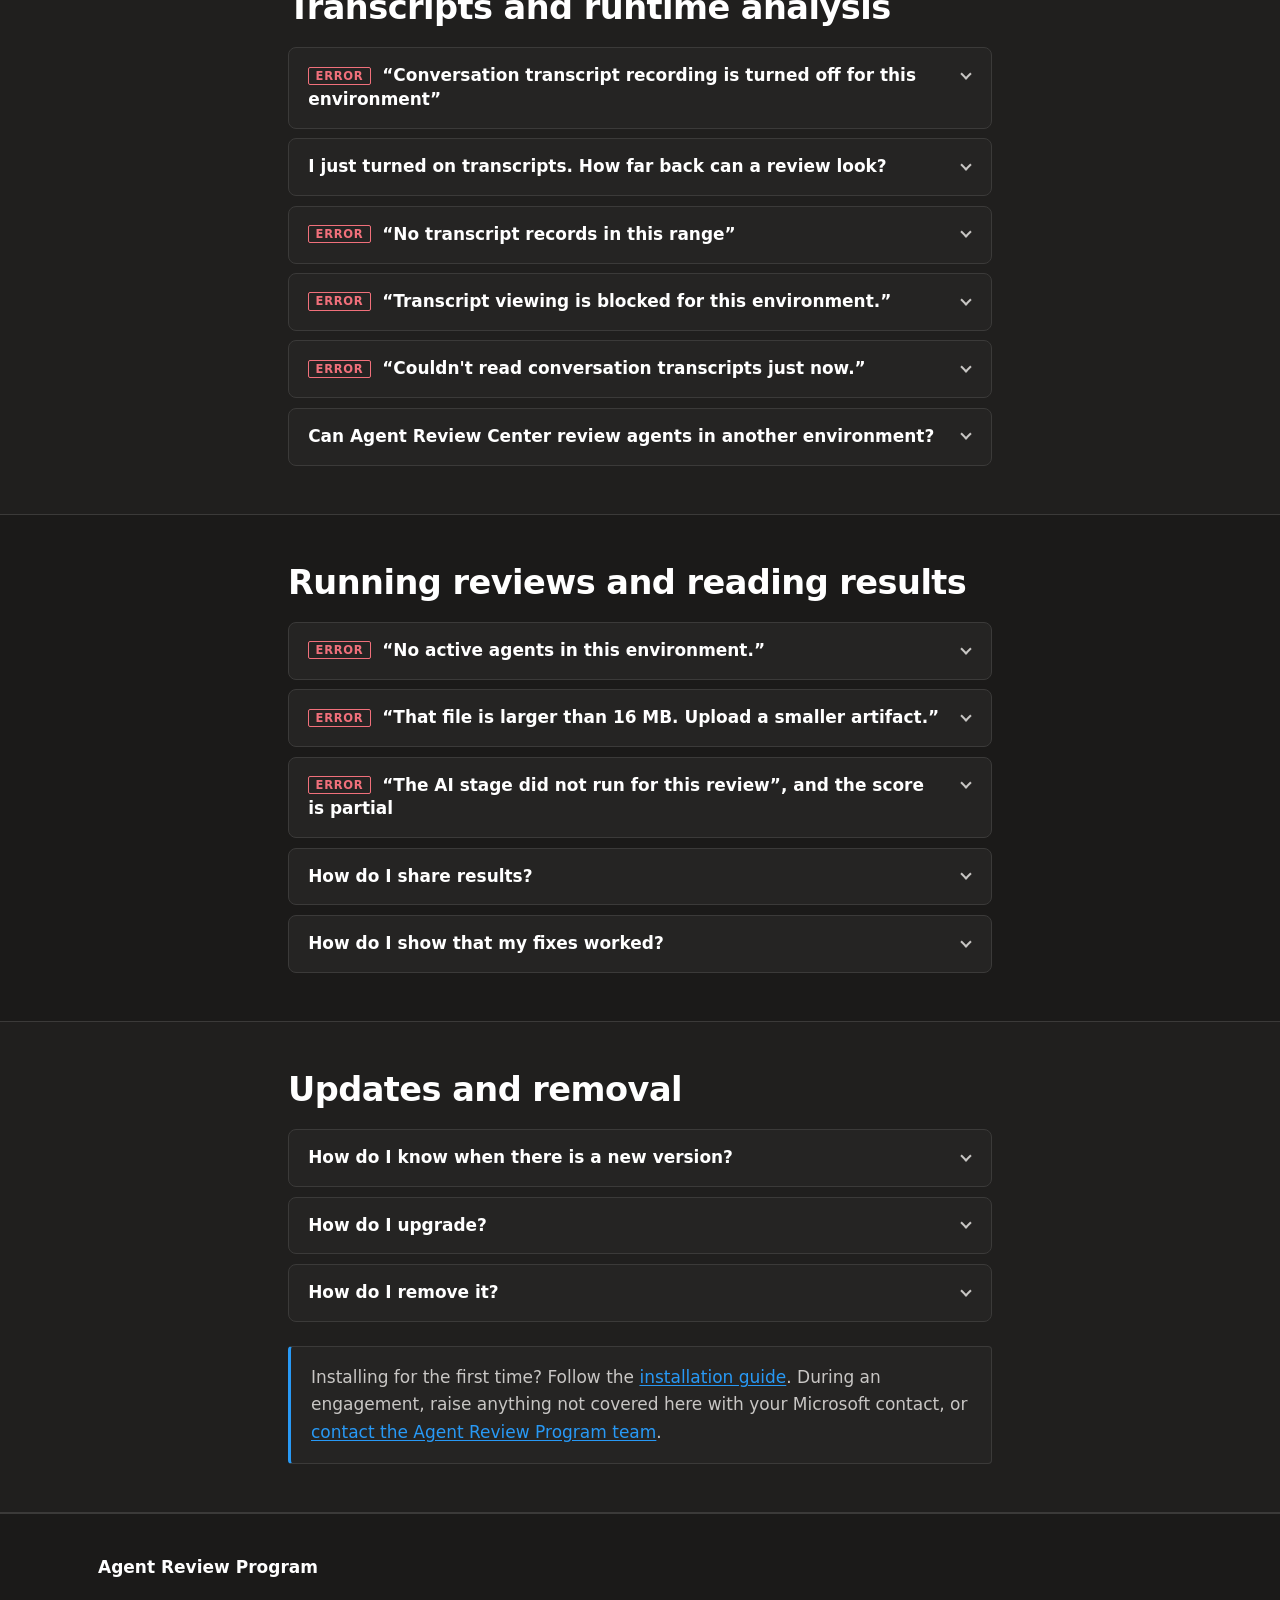
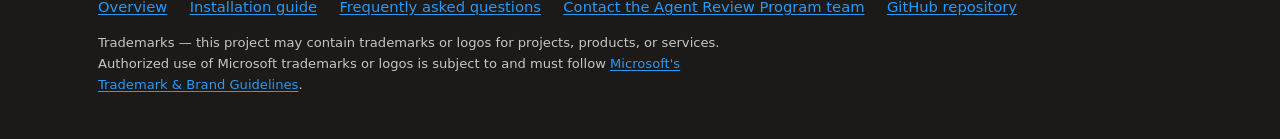
<file: docs/faq.html>
<!DOCTYPE html>
<html lang="en">
<head>
<meta charset="utf-8">
<meta name="viewport" content="width=device-width, initial-scale=1">
<title>FAQ — Agent Review Program</title>
<meta name="description" content="Common questions about the Agent Review Program and Agent Review Center, and the error messages you might see when you set it up, with how to fix them.">
<meta name="color-scheme" content="dark">

<meta property="og:type" content="article">
<meta property="og:title" content="Agent Review Program FAQ">
<meta property="og:description" content="Common questions about the Agent Review Program and Agent Review Center, and the error messages you might see when you set it up, with how to fix them.">
<meta property="og:url" content="https://microsoft.github.io/AI-Solution-Review/faq.html">
<meta property="og:image" content="https://microsoft.github.io/AI-Solution-Review/assets/og-card.png">
<meta property="og:image:width" content="1200">
<meta property="og:image:height" content="630">
<meta property="og:image:alt" content="Agent Review Center logo">
<meta name="twitter:card" content="summary_large_image">
<link rel="canonical" href="https://microsoft.github.io/AI-Solution-Review/faq.html">
<link rel="icon" href="assets/logo.png" type="image/png">
<link rel="apple-touch-icon" href="assets/logo.png">
<link rel="stylesheet" href="styles.css">
<script>document.documentElement.classList.add('js');</script>
</head>
<body class="page--reference">

<a class="skip" href="#main">Skip to main content</a>

<header class="site-header">
  <div class="wrap site-header__inner">
    <a class="brand" href="./">
      <!-- alt is empty because the wordmark beside it already names the link -->
      <img class="brand__mark" src="assets/logo.png" alt="" width="280" height="280" decoding="async">
      <span class="brand__text">Agent Review Program</span>
    </a>

    <nav class="site-nav" aria-label="Site">
      <ul class="site-nav__list">
        <li class="site-nav__item site-nav__item--home"><a class="site-nav__link" href="./">Overview</a></li>
        <li class="site-nav__item"><a class="site-nav__link" href="install.html">Install</a></li>
        <li class="site-nav__item"><a class="site-nav__link" href="faq.html" aria-current="page">FAQ</a></li>
      </ul>
    </nav>
    <a class="btn btn--primary btn--sm site-header__cta" href="./#nominate">Nominate an agent</a>
  </div>
</header>

<main id="main">

  <section class="pagehead">
    <div class="wrap wrap--narrow">
      <nav class="crumbs" aria-label="Breadcrumb">
        <ol>
          <li><a href="./">Agent Review Program</a></li>
          <li aria-current="page">FAQ</li>
        </ol>
      </nav>
      <h1 class="pagehead__title">Frequently asked questions</h1>
      <p class="pagehead__lede">
        Common questions about the Agent Review Program and Agent Review Center, and the error messages
        people run into most often when they set it up, with how to fix them.
      </p>
      <p class="pagehead__body">
        Select a question to see the answer. To find an error, select <strong>Expand all</strong>, then
        search the page (Ctrl+F) for the error code or the exact wording on your screen. Setting up for
        the first time? Start with the <a href="install.html">installation guide</a>.
      </p>
      <nav class="faq-toc" aria-label="FAQ sections">
        <ul>
          <li><a href="#faq-program-h">About the program</a></li>
          <li><a href="#faq-about-h">About Agent Review Center</a></li>
          <li><a href="#faq-install-h">Installing Agent Review Center</a></li>
          <li><a href="#faq-transcripts-h">Transcripts and runtime analysis</a></li>
          <li><a href="#faq-results-h">Running reviews and reading results</a></li>
          <li><a href="#faq-updates-h">Updates and removal</a></li>
        </ul>
      </nav>
      <div class="faq-tools" hidden>
        <button type="button" class="btn btn--ghost btn--sm" data-faq-toggle="open">Expand all</button>
        <button type="button" class="btn btn--ghost btn--sm" data-faq-toggle="close">Collapse all</button>
      </div>
    </div>
  </section>

  <!-- ============================ FAQ ENTRIES ============================
       One <details class="faq"> per question, collapsed by default. Give each
       a stable id so it can be linked to directly (faq.html#<id> opens it).
       Never rename or remove an id: other pages and outside links use them.
       This page is public: replace tenant-specific values in quoted error
       messages (policy names, IDs, timestamps) with placeholders.
       ===================================================================== -->

  <!-- ===================== ABOUT THE PROGRAM ===================== -->
  <section class="section faq-group" aria-labelledby="faq-program-h">
    <div class="wrap wrap--narrow">
      <h2 class="section__title" id="faq-program-h">About the program</h2>

      <details class="faq" id="program-vs-center">
        <summary class="faq__question">What is the difference between the Agent Review Program and Agent Review Center?</summary>
        <div class="faq__answer">
          <p>The <strong>Agent Review Program</strong> is the expert-guided service: Microsoft experts work with you to review your agent, walk through the findings, and validate your fixes. <strong>Agent Review Center</strong> is the tool behind it. It runs in your own environment, and it stays there after the engagement so you can review your agents again whenever you want.</p>
          <p>See <a href="./#program-and-center">The program and the tool</a>.</p>
        </div>
      </details>

      <details class="faq" id="program-fit">
        <summary class="faq__question">Is my agent a good fit for the program, even with little traffic?</summary>
        <div class="faq__answer">
          <p>The program suits an agent in <strong>testing, pilot, or production</strong> that has a meaningful user base and enough real conversations for the findings to tell you something.</p>
          <p id="little-traffic">An agent with little or no traffic can still have its configuration and orchestration reviewed, but the runtime analysis will have little to work with. Turn on transcript recording now, so conversations build up before the review.</p>
          <p>Not sure? Ask your Microsoft contact, who scopes it with you before Session&nbsp;1.</p>
        </div>
      </details>

      <details class="faq" id="program-time">
        <summary class="faq__question">How long does the program take, and how much of my time does it need?</summary>
        <div class="faq__answer">
          <p>Three sessions across four weeks: a 1-hour session in week 1, then 1&ndash;2 hour sessions in weeks 2 and 4. You make the agreed fixes in week 3. Plan for one named owner with about <strong>3&ndash;6 hours</strong> across the sessions. See <a href="./#how-it-runs">How the program runs</a>.</p>
        </div>
      </details>

      <details class="faq" id="how-to-join">
        <summary class="faq__question">How do I join the program?</summary>
        <div class="faq__answer">
          <p>Use the <a href="./#nominate">nomination options</a> on the overview page, or ask the Microsoft team you already work with about the Agent Review Program. Your Microsoft contact scopes it with you before anything starts.</p>
        </div>
      </details>

      <details class="faq" id="contact-team">
        <summary class="faq__question">How do I contact the Agent Review Program team?</summary>
        <div class="faq__answer">
          <p>Email the team at <a href="mailto:serenaxie@microsoft.com?subject=Agent%20Review%20Program%20question">serenaxie@microsoft.com</a>. Don&rsquo;t include transcripts or other sensitive data. During an engagement, you can also go through your Microsoft contact.</p>
        </div>
      </details>

      <details class="faq" id="prepare-session-1">
        <summary class="faq__question">Who should join Session 1, and how do I prepare?</summary>
        <div class="faq__answer">
          <p><strong>Who:</strong> the agent&rsquo;s owner, the person who will work on the agent. Session&nbsp;1 includes setting up Agent Review Center, so also have someone available who can change environment settings and assign roles: a Power Platform admin, an environment admin, or a System Administrator.</p>
          <p><strong>Before the session:</strong></p>
          <ul class="bullets">
            <li>Turn on transcript recording in the agent&rsquo;s environment as early as you can. It is not retroactive.</li>
            <li>Ask your admin to work through steps 1 to 3 of the <a href="install.html">installation guide</a>: environment settings, and data policies that allow the three connectors.</li>
            <li>Be ready to talk about the agent&rsquo;s use case, target users, and deployment stage, what success looks like, and your top concerns.</li>
          </ul>
        </div>
      </details>

      <details class="faq" id="what-you-keep">
        <summary class="faq__question">What do I keep after the program?</summary>
        <div class="faq__answer">
          <p>Agent Review Center stays installed in your environment, with your reviews and their snapshots, so you can review your agents again whenever you need to. You can also download any result as a PDF or JSON report.</p>
        </div>
      </details>
    </div>
  </section>

  <!-- ===================== ABOUT AGENT REVIEW CENTER ===================== -->
  <section class="section section--alt faq-group" aria-labelledby="faq-about-h">
    <div class="wrap wrap--narrow">
      <h2 class="section__title" id="faq-about-h">About Agent Review Center</h2>

      <details class="faq" id="what-can-it-review">
        <summary class="faq__question">What can Agent Review Center review?</summary>
        <div class="faq__answer">
          <p><strong>Copilot Studio agents</strong> in your environment, and <strong>declarative agents</strong> and <strong>skills</strong> uploaded as files (<code>.zip</code>, <code>.md</code>, <code>.yaml</code>, <code>.yml</code>, or <code>.json</code>).</p>
          <p>Runtime analysis from conversation transcripts is available for Copilot Studio agents in the environment where Agent Review Center runs. Declarative agents and skills are reviewed from their files, so live connected agents can&rsquo;t be looked up.</p>
        </div>
      </details>

      <details class="faq" id="whats-included">
        <summary class="faq__question">What&rsquo;s in Agent Review Center?</summary>
        <div class="faq__answer">
          <ul class="bullets">
            <li><strong>Scorecard:</strong> a grade and a score rolled up across the agents you review, with a tab for each agent.</li>
            <li><strong>Findings:</strong> filter by component and status. Mark a rule as a manual pass when it doesn&rsquo;t apply to your agent.</li>
            <li><strong>Architecture map:</strong> how instructions, skills, tools, and knowledge connect, with a keyboard-accessible list view.</li>
            <li><strong>Runtime views:</strong> Errors, Latency, and Knowledge, from your own conversation transcripts.</li>
            <li><strong>Agent Debugger:</strong> step through one conversation: the steps the agent took, tool calls, a performance timeline, and estimated Copilot Credits.</li>
            <li><strong>Snapshots and progress:</strong> every run is kept unchanged, so you can compare results over time.</li>
            <li><strong>Share results:</strong> download a result as a PDF or JSON report.</li>
            <li><strong>Readiness checklist:</strong> checks that the environment is set up, and <strong>Copy admin link</strong> sends your admin straight to the setting to change.</li>
          </ul>
        </div>
      </details>

      <details class="faq" id="how-scoring-works">
        <summary class="faq__question">How is the score worked out?</summary>
        <div class="faq__answer">
          <p>Each review gives a letter grade and a score out of 100. When a review covers several agents, the rolled-up score combines them, and each agent has its own tab with its own score.</p>
          <p>The review summary shows the score and weight of each area that was checked. If the AI-assisted checks don&rsquo;t run, their weight is spread across the rest and the score is marked as partial.</p>
        </div>
      </details>

      <details class="faq" id="findings-always-right">
        <summary class="faq__question">Can I trust the AI-generated findings?</summary>
        <div class="faq__answer">
          <p>Findings labeled <strong>AI generated</strong> come from the AI-assisted checks, and AI-generated content may be incorrect. Each finding shows its evidence and references so you can check it before you act.</p>
          <p>If a rule doesn&rsquo;t apply to your agent, select <strong>Mark as manual pass</strong> from the menu beside it. <strong>Restore the review&rsquo;s verdict</strong> undoes it.</p>
        </div>
      </details>

      <details class="faq" id="agent-kit">
        <summary class="faq__question">Is Agent Review Center the same as the Agent Review Tool in the Copilot Agent Kit?</summary>
        <div class="faq__answer">
          <p>No. The Copilot Agent Kit includes an earlier tool called the Agent Review Tool. Agent Review Center is distributed separately, as its own managed solution. If the kit is already installed in the environment you plan to use, check with your Microsoft contact before you import Agent Review Center.</p>
        </div>
      </details>

      <details class="faq" id="data-leave-tenant">
        <summary class="faq__question">Where is my data stored?</summary>
        <div class="faq__answer">
          <p>Agent Review Center is installed in, and runs in, a Power Platform environment in your own tenant, against your own agents. Reviews and results are stored in Dataverse tables in that environment. Results are yours: sharing them outside your team is your decision.</p>
          <p>For detailed data-handling questions, ask your Microsoft contact.</p>
        </div>
      </details>

      <details class="faq" id="telemetry">
        <summary class="faq__question">Does it collect telemetry?</summary>
        <div class="faq__answer">
          <p>The solution includes a cloud flow, <strong>Global | LogFeatureTelemetry I ARC</strong>, that the app calls when you use a feature, for example creating or re-running a review. The flow contains no connectors. For detailed data-handling questions, ask your Microsoft contact.</p>
        </div>
      </details>

      <details class="faq" id="secrets-in-files">
        <summary class="faq__question">What happens if my files contain a secret?</summary>
        <div class="faq__answer">
          <p>If something in an uploaded file looks like a credential, it is withheld from the AI-assisted checks and reported as a finding. Remove the secret from the files, and review again.</p>
        </div>
      </details>

      <details class="faq" id="cost">
        <summary class="faq__question">Does running a review use Copilot Credits?</summary>
        <div class="faq__answer">
          <p>Yes. Running a review consumes Copilot Credits, which must be allocated to the environment where Agent Review Center runs. Each user also needs the licenses listed in <a href="./#what-you-need">What you need to bring</a>.</p>
        </div>
      </details>
    </div>
  </section>

  <!-- ===================== INSTALLING AGENT REVIEW CENTER ===================== -->
  <section class="section faq-group" aria-labelledby="faq-install-h">
    <div class="wrap wrap--narrow">
      <h2 class="section__title" id="faq-install-h">Installing Agent Review Center</h2>

      <details class="faq" id="who-needs-to-be-involved">
        <summary class="faq__question">Who needs to be involved in setup?</summary>
        <div class="faq__answer">
          <p>A Power Platform admin for licensing, credits, data policies, and environment settings; a System Administrator in the environment to import the solution; the agent owner, to share the agent; and the reviewers themselves. See <a href="install.html#roles">who&rsquo;s who</a> and <a href="install.html#verify">verify the installation</a> in the installation guide.</p>
        </div>
      </details>

      <details class="faq" id="which-connectors">
        <summary class="faq__question">Which connectors must our data policies allow?</summary>
        <div class="faq__answer">
          <p>Three, together in the same group: <strong>Microsoft Dataverse</strong>, <strong>Agents</strong>, and <strong>Power Automate Management</strong>. The setup app uses Power Automate Management, and the import fails if it is blocked.</p>
          <p>If your environment uses advanced connector policies, add all three to the allowed list. See <a href="install.html#data-policies">Data policies and connectors</a> in the installation guide.</p>
        </div>
      </details>

      <details class="faq" id="acp-dlp-blocked-connector">
        <summary class="faq__question">
          <span class="faq__tag">Error</span> Import fails with <code>AcpDlpPolicyEvaluation</code>: the <code>shared_flowmanagement</code> connector is blocked
        </summary>
        <div class="faq__answer">
          <p class="faq__label">What you see</p>
          <p>The solution import stops with an error like this one. Your message shows your own policy name, IDs, and timestamps.</p>
          <pre class="error-message"><code>Solution "Agent Review Center" failed to import: CanvasApp import: FAILURE: Code: AcpDlpPolicyEvaluation Message: The app 'cat_copilotagentkitinstaller_81f96' cannot be saved because one or more connectors it uses 'shared_flowmanagement' are blocked by Advanced Connector Policy (ACP) or Data Policies (DLP) for this environment. Please contact your environment administrator '' to update the policies '&lt;policy name&gt;' to allow the connectors used by this app. Link for the policy wiki ''. Violation details: [PolicyId: &lt;policy ID&gt;, PolicyDisplayName: &lt;policy name&gt;, PolicyType: DLP, PolicySource: , PolicyLastModified: &lt;timestamp&gt;, ViolationType: BlockedConnector, Parameters: [shared_flowmanagement]]. Client Request Id: &lt;request ID&gt;.</code></pre>

          <p class="faq__label">How to fix it</p>
          <ol class="steps--numbered">
            <li class="steps__item">
              <p>In the Power Platform admin center, go to <strong>Security &rarr; Data and privacy &rarr; Data policies</strong>. On older layouts, it's <strong>Policies &rarr; Data policies</strong>.</p>
            </li>
            <li class="steps__item">
              <p>Open the policy named in the error message (the <code>PolicyDisplayName</code> value).</p>
            </li>
            <li class="steps__item">
              <p>On the <strong>Prebuilt connectors</strong> step, find <strong>Power Automate Management</strong> and move it from <strong>Blocked</strong> to <strong>Business</strong>. It needs to be in the same group as <strong>Microsoft Dataverse</strong> and <strong>Agents (preview)</strong>.</p>
            </li>
            <li class="steps__item">
              <p>Check that those two are also in <strong>Business</strong>. Otherwise, the next attempt will fail with a <code>BusinessAndNonBusinessConnector</code> violation instead.</p>
            </li>
            <li class="steps__item">
              <p>Save the policy, wait a few minutes for it to take effect, then retry the import.</p>
            </li>
          </ol>

          <p class="learn-more">
            Learn more:
            <a href="https://learn.microsoft.com/en-us/power-platform/admin/wp-data-loss-prevention">Data policies</a> &middot;
            <a href="install.html#data-policies">Data policies and connectors</a> in the installation guide
          </p>
        </div>
      </details>

      <details class="faq" id="acp-agents-connector-blocked">
        <summary class="faq__question"><span class="faq__tag">Error</span> Import fails with <code>AcpDlpPolicyEvaluation</code>: an advanced connector policy blocks a connector</summary>
        <div class="faq__answer">
          <p class="faq__label">What you see</p>
          <p>The import stops with an <code>AcpDlpPolicyEvaluation</code> error, like the one in the previous question. This time the violation names an <strong>Advanced Connector Policy (ACP)</strong>, and the blocked connector can be a different one, such as <code>shared_agentnode</code>, the <strong>Agents</strong> connector.</p>

          <p class="faq__label">Why it happens</p>
          <p>Advanced connector policies block every connector that isn&rsquo;t explicitly allowed, including new ones.</p>

          <p class="faq__label">How to fix it</p>
          <ol class="steps--numbered">
            <li class="steps__item">
              <p>Find where the policy is set. An environment has at most one advanced connector policy: set on the environment itself, or inherited from its environment group.</p>
            </li>
            <li class="steps__item">
              <p><strong>For a single environment:</strong> in the Power Platform admin center, select <strong>Security &gt; Data and privacy &gt; Advanced connector policies</strong>. <strong>For an environment group:</strong> select <strong>Manage &gt; Environment groups</strong>, open the group, and select <strong>Rules &gt; Advanced connector policies</strong>.</p>
            </li>
            <li class="steps__item">
              <p>Add all three connectors the solution needs: <strong>Microsoft Dataverse</strong>, <strong>Agents</strong>, and <strong>Power Automate Management</strong>. Then select <strong>Save</strong>. For an environment group, also select <strong>Publish rules</strong>.</p>
            </li>
            <li class="steps__item">
              <p>Wait a few minutes, then retry the import.</p>
            </li>
          </ol>

          <p class="learn-more">
            Learn more:
            <a href="https://learn.microsoft.com/en-us/power-platform/admin/advanced-connector-policies">Advanced connector policies</a>
          </p>
        </div>
      </details>

      <details class="faq" id="cannot-edit-policy">
        <summary class="faq__question">I can&rsquo;t edit the data policy named in the error</summary>
        <div class="faq__answer">
          <p>Environment admins can&rsquo;t edit tenant-level policies. Ask a Power Platform admin to make the change, and send them <a href="install.html#data-policies">Data policies and connectors</a> from the installation guide.</p>
          <p class="learn-more">
            Learn more:
            <a href="https://learn.microsoft.com/en-us/power-platform/admin/prevent-data-loss">Manage data policies</a>
          </p>
        </div>
      </details>

      <details class="faq" id="import-fails-apps-missing">
        <summary class="faq__question">The installation fails, or the apps are missing afterward</summary>
        <div class="faq__answer">
          <p>The environment is not ready for code apps, or the Marketplace installation did not complete.</p>
          <p>Confirm that <strong>Enable code apps</strong> is on in the environment, and that you are a <strong>System Administrator</strong> there. See <a href="install.html#configure-environments">Configure the environments</a> in the installation guide. Also check that your data policies allow the <a href="#which-connectors">three connectors</a>.</p>
          <p>Return to the <a href="https://marketplace.microsoft.com/en-us/product/microsoftpowercatarch.agentreviewprogram">Agent Review Center listing in Microsoft Marketplace</a>, select <strong>Get it now</strong>, choose the same environment, and retry.</p>
        </div>
      </details>

      <details class="faq" id="marketplace-install">
        <summary class="faq__question">Where do I get Agent Review Center?</summary>
        <div class="faq__answer">
          <p id="zip-became-folder">Get Agent Review Center from its official <a href="https://marketplace.microsoft.com/en-us/product/microsoftpowercatarch.agentreviewprogram">Microsoft Marketplace listing</a>. Confirm that the publisher is <strong>Microsoft Corp - Power CAT</strong>, then select <strong>Get it now</strong>. You do not need to download or extract a solution file.</p>
        </div>
      </details>

      <details class="faq" id="setup-could-not-complete">
        <summary class="faq__question"><span class="faq__tag">Error</span> The setup app says <q>Setup could not complete</q></summary>
        <div class="faq__answer">
          <p>The setup app (<strong>Copilot Agent Kit Installer</strong>) could not confirm the connections or start the Review Agent Components flow.</p>
          <p>Check that both connections exist and are signed in, and that your data policies allow <strong>Microsoft Dataverse</strong>, <strong>Agents</strong>, and <strong>Power Automate Management</strong> to be used together. Then open the setup app again. It repairs what it can on each run.</p>
          <p>If it still can&rsquo;t complete, follow <a href="install.html#setup-app">Run the one-time setup app</a> in the installation guide, and let your Microsoft contact know.</p>
        </div>
      </details>

      <details class="faq" id="connection-references-need-connection">
        <summary class="faq__question"><span class="faq__tag">Error</span> <q>&hellip;connection references still need a connection.</q></summary>
        <div class="faq__answer">
          <p>A connection reference in the solution has no connection.</p>
          <p>Run the setup app (<strong>Copilot Agent Kit Installer</strong>), or select the connection in the readiness checklist. To check by hand, see <a href="install.html#setup-app">Run the one-time setup app</a> in the installation guide.</p>
        </div>
      </details>

      <details class="faq" id="required-flows-off">
        <summary class="faq__question"><span class="faq__tag">Error</span> <q>&hellip;required flows are off. Map every connection first.</q></summary>
        <div class="faq__answer">
          <p>The <strong>Review Agent Components</strong> flow is off because a connection is missing.</p>
          <p>Fix the connections first, then turn the flow on from the readiness checklist, or run the setup app again.</p>
        </div>
      </details>

      <details class="faq" id="flow-owner-rights">
        <summary class="faq__question"><span class="faq__tag">Error</span> <q>You need owner or co-owner rights on this flow to turn this flow on.</q></summary>
        <div class="faq__answer">
          <p>Your account cannot change the flow's state. The user who imported the solution owns its flows and connection references.</p>
          <p>Ask the person who installed the solution, or a System Administrator, to turn it on in Power Automate.</p>
        </div>
      </details>
    </div>
  </section>

  <!-- ===================== TRANSCRIPTS AND RUNTIME ANALYSIS ===================== -->
  <section class="section section--alt faq-group" aria-labelledby="faq-transcripts-h">
    <div class="wrap wrap--narrow">
      <h2 class="section__title" id="faq-transcripts-h">Transcripts and runtime analysis</h2>

      <details class="faq" id="transcript-recording-off">
        <summary class="faq__question"><span class="faq__tag">Error</span> <q>Conversation transcript recording is turned off for this environment</q></summary>
        <div class="faq__answer">
          <p>There are no transcripts to analyze.</p>
          <p>Turn on transcript recording in the agent environment. See <a href="install.html#configure-environments">Configure the environments</a> in the installation guide. Recording is not retroactive: only conversations after you turn it on are saved.</p>
        </div>
      </details>

      <details class="faq" id="older-conversations">
        <summary class="faq__question">I just turned on transcripts. How far back can a review look?</summary>
        <div class="faq__answer">
          <p>Only to when recording was turned on. Transcript recording is not retroactive, so only conversations after it was turned on are recorded. This is why you turn it on before the review period starts.</p>
          <p id="transcript-retention">Transcripts are also kept for 30 days by default, unless an admin changes the retention period. Run your first review while the conversations you care about are still there.</p>
          <p class="learn-more">
            Learn more:
            <a href="https://learn.microsoft.com/en-us/microsoft-copilot-studio/analytics-transcripts-powerapps">Download conversation transcripts in Power Apps</a>
          </p>
        </div>
      </details>

      <details class="faq" id="no-transcript-records">
        <summary class="faq__question"><span class="faq__tag">Error</span> <q>No transcript records in this range</q></summary>
        <div class="faq__answer">
          <p>Nothing was recorded in the dates you chose.</p>
          <p>Widen the date range. Recording only captures conversations after it was turned on.</p>
        </div>
      </details>

      <details class="faq" id="transcript-viewing-blocked">
        <summary class="faq__question"><span class="faq__tag">Error</span> <q>Transcript viewing is blocked for this environment.</q></summary>
        <div class="faq__answer">
          <p>The analysis still runs, but individual conversations cannot be opened to confirm a finding.</p>
          <p>Turn on <strong>Allow agent owners and editors to see session transcripts&hellip;</strong> for the environment. See <a href="install.html#configure-environments">Configure the environments</a> in the installation guide.</p>
        </div>
      </details>

      <details class="faq" id="cannot-read-transcripts">
        <summary class="faq__question"><span class="faq__tag">Error</span> <q>Couldn't read conversation transcripts just now.</q></summary>
        <div class="faq__answer">
          <p>Transcripts could not be read at that moment.</p>
          <p>Try again, or run the review without runtime analysis. Check that the reviewer has the <strong>Bot Transcript Viewer</strong> role. See <a href="install.html#share">Share with reviewers</a> in the installation guide.</p>
        </div>
      </details>

      <details class="faq" id="other-environment">
        <summary class="faq__question">Can Agent Review Center review agents in another environment?</summary>
        <div class="faq__answer">
          <p>Configuration reviews can cover agents in other environments, but conversation transcripts are only analyzed in the environment Agent Review Center runs in. To include runtime analysis, install it in the same environment as the agent.</p>
          <p>If you see <q>Conversation transcripts are analysed only in the environment this app runs in.</q>, this is why. The configuration review still runs.</p>
        </div>
      </details>
    </div>
  </section>

  <!-- ===================== RUNNING REVIEWS AND READING RESULTS ===================== -->
  <section class="section faq-group" aria-labelledby="faq-results-h">
    <div class="wrap wrap--narrow">
      <h2 class="section__title" id="faq-results-h">Running reviews and reading results</h2>

      <details class="faq" id="no-active-agents">
        <summary class="faq__question"><span class="faq__tag">Error</span> <q>No active agents in this environment.</q></summary>
        <div class="faq__answer">
          <p>There is nothing to review in the environment you selected.</p>
          <p>Select the environment where the agent lives, and check that the agent exists and is active there.</p>
        </div>
      </details>

      <details class="faq" id="file-too-large">
        <summary class="faq__question"><span class="faq__tag">Error</span> <q>That file is larger than 16 MB. Upload a smaller artifact.</q></summary>
        <div class="faq__answer">
          <p>Uploads for declarative agent and skill reviews can be up to 16 MB. Remove files the review doesn&rsquo;t need, such as large binaries, and upload again. Accepted file types are <code>.zip</code>, <code>.md</code>, <code>.yaml</code>, <code>.yml</code>, and <code>.json</code>.</p>
        </div>
      </details>

      <details class="faq" id="partial-score">
        <summary class="faq__question"><span class="faq__tag">Error</span> <q>The AI stage did not run for this review</q>, and the score is partial</summary>
        <div class="faq__answer">
          <p>The AI-assisted checks did not run, so their weight was spread across the rest of the review.</p>
          <p>Check connections, flows, and credits in the readiness checklist, then select <strong>Review again</strong>.</p>
        </div>
      </details>

      <details class="faq" id="share-results">
        <summary class="faq__question">How do I share results?</summary>
        <div class="faq__answer">
          <p>Select <strong>Share results</strong>, then <strong>Download PDF report</strong> or <strong>Download JSON report</strong>. The menu tells you whether the snapshot includes runtime analysis or design findings only. The reports are yours: sharing them outside your team is your decision.</p>
        </div>
      </details>

      <details class="faq" id="prove-fixes">
        <summary class="faq__question">How do I show that my fixes worked?</summary>
        <div class="faq__answer">
          <p>Select <strong>Review again</strong> after you make your fixes. Each run is kept as a snapshot, and <strong>View progress</strong> shows the score across all of them. For runtime analysis, choose a date range that covers conversations <strong>after</strong> your fix.</p>
        </div>
      </details>
    </div>
  </section>

  <!-- ===================== UPDATES AND REMOVAL ===================== -->
  <section class="section section--alt faq-group" aria-labelledby="faq-updates-h">
    <div class="wrap wrap--narrow">
      <h2 class="section__title" id="faq-updates-h">Updates and removal</h2>

      <details class="faq" id="new-version">
        <summary class="faq__question">How do I know when there is a new version?</summary>
        <div class="faq__answer">
          <p>The <a href="https://marketplace.microsoft.com/en-us/product/microsoftpowercatarch.agentreviewprogram">Microsoft Marketplace listing</a> provides the current version. Customer-visible changes are also listed in the <a href="https://github.com/microsoft/AI-Solution-Review/blob/main/CHANGELOG.md">changelog</a>. To be notified about releases, select <strong>Watch &gt; Custom &gt; Releases</strong> on the GitHub repository.</p>
        </div>
      </details>

      <details class="faq" id="upgrade">
        <summary class="faq__question">How do I upgrade?</summary>
        <div class="faq__answer">
          <p>Open Agent Review Center in <a href="https://marketplace.microsoft.com/en-us/product/microsoftpowercatarch.agentreviewprogram">Microsoft Marketplace</a>, select <strong>Get it now</strong>, and choose the environment where it is already installed. Follow the Marketplace prompts to update the managed solution. Your reviews and results stay in place. See <a href="install.html#upgrade">Upgrade to a new version</a>.</p>
        </div>
      </details>

      <details class="faq" id="uninstall">
        <summary class="faq__question">How do I remove it?</summary>
        <div class="faq__answer">
          <p>Delete the <strong>Agent Review Center</strong> solution in Power Apps. This also deletes every review and result, so download the reports you want to keep first. See <a href="install.html#uninstall">Uninstall</a>.</p>
        </div>
      </details>

      <div class="callout faq__more">
        <p>
          Installing for the first time? Follow the <a href="install.html">installation guide</a>.
          During an engagement, raise anything not covered here with your Microsoft contact, or
          <a href="mailto:serenaxie@microsoft.com?subject=Agent%20Review%20Program%20question">contact the Agent Review Program team</a>.
        </p>
      </div>
    </div>
  </section>

</main>

<footer class="site-footer">
  <div class="wrap site-footer__inner">
    <p class="site-footer__brand">Agent Review Program</p>
    <nav class="site-footer__links" aria-label="Footer">
      <ul>
        <li><a href="./">Overview</a></li>
        <li><a href="install.html">Installation guide</a></li>
        <li><a href="faq.html" aria-current="page">Frequently asked questions</a></li>
        <li><a href="mailto:serenaxie@microsoft.com?subject=Agent%20Review%20Program%20question">Contact the Agent Review Program team</a></li>
        <li><a href="https://github.com/microsoft/AI-Solution-Review">GitHub repository</a></li>
      </ul>
    </nav>
    <p class="site-footer__legal">
      Trademarks — this project may contain trademarks or logos for projects, products, or services.
      Authorized use of Microsoft trademarks or logos is subject to and must follow
      <a href="https://www.microsoft.com/legal/intellectualproperty/trademarks/usage/general">Microsoft's Trademark &amp; Brand Guidelines</a>.
    </p>
  </div>
</footer>

<script src="main.js" defer></script>
</body>
</html>
</file>
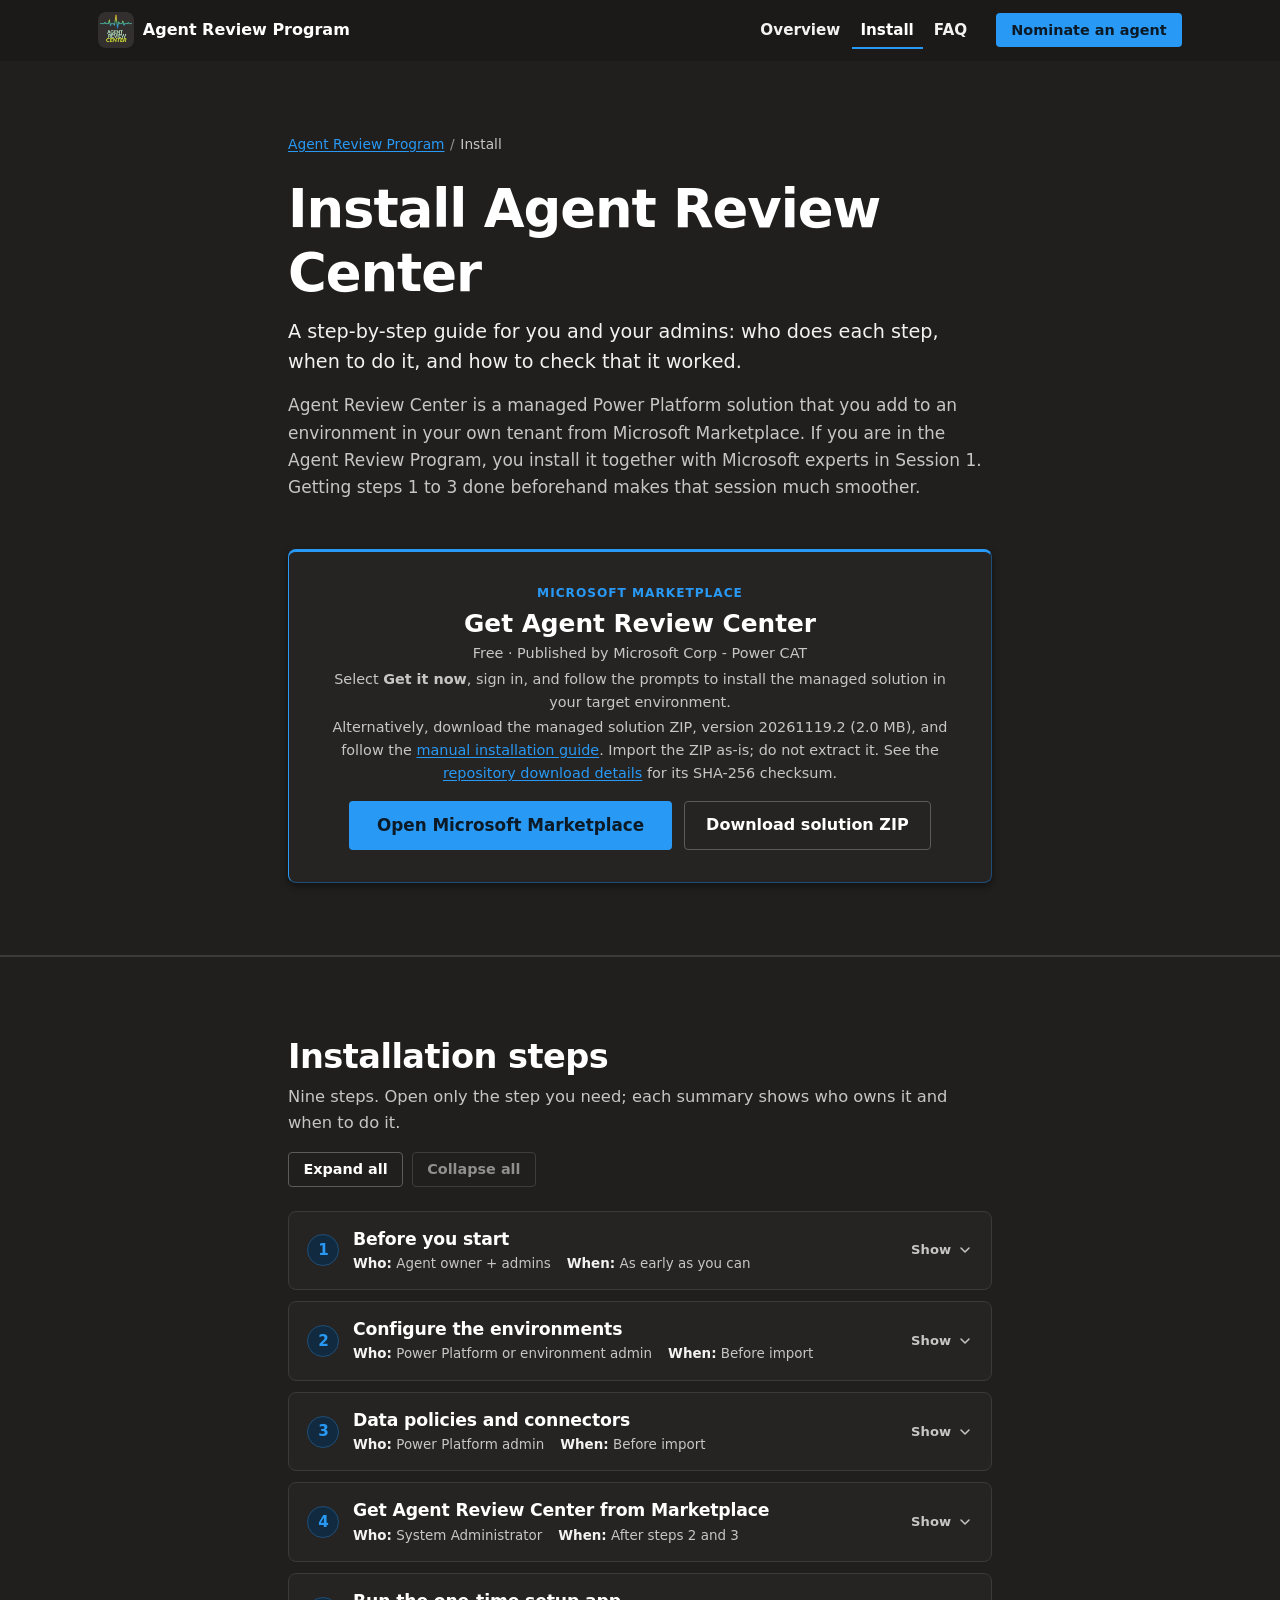
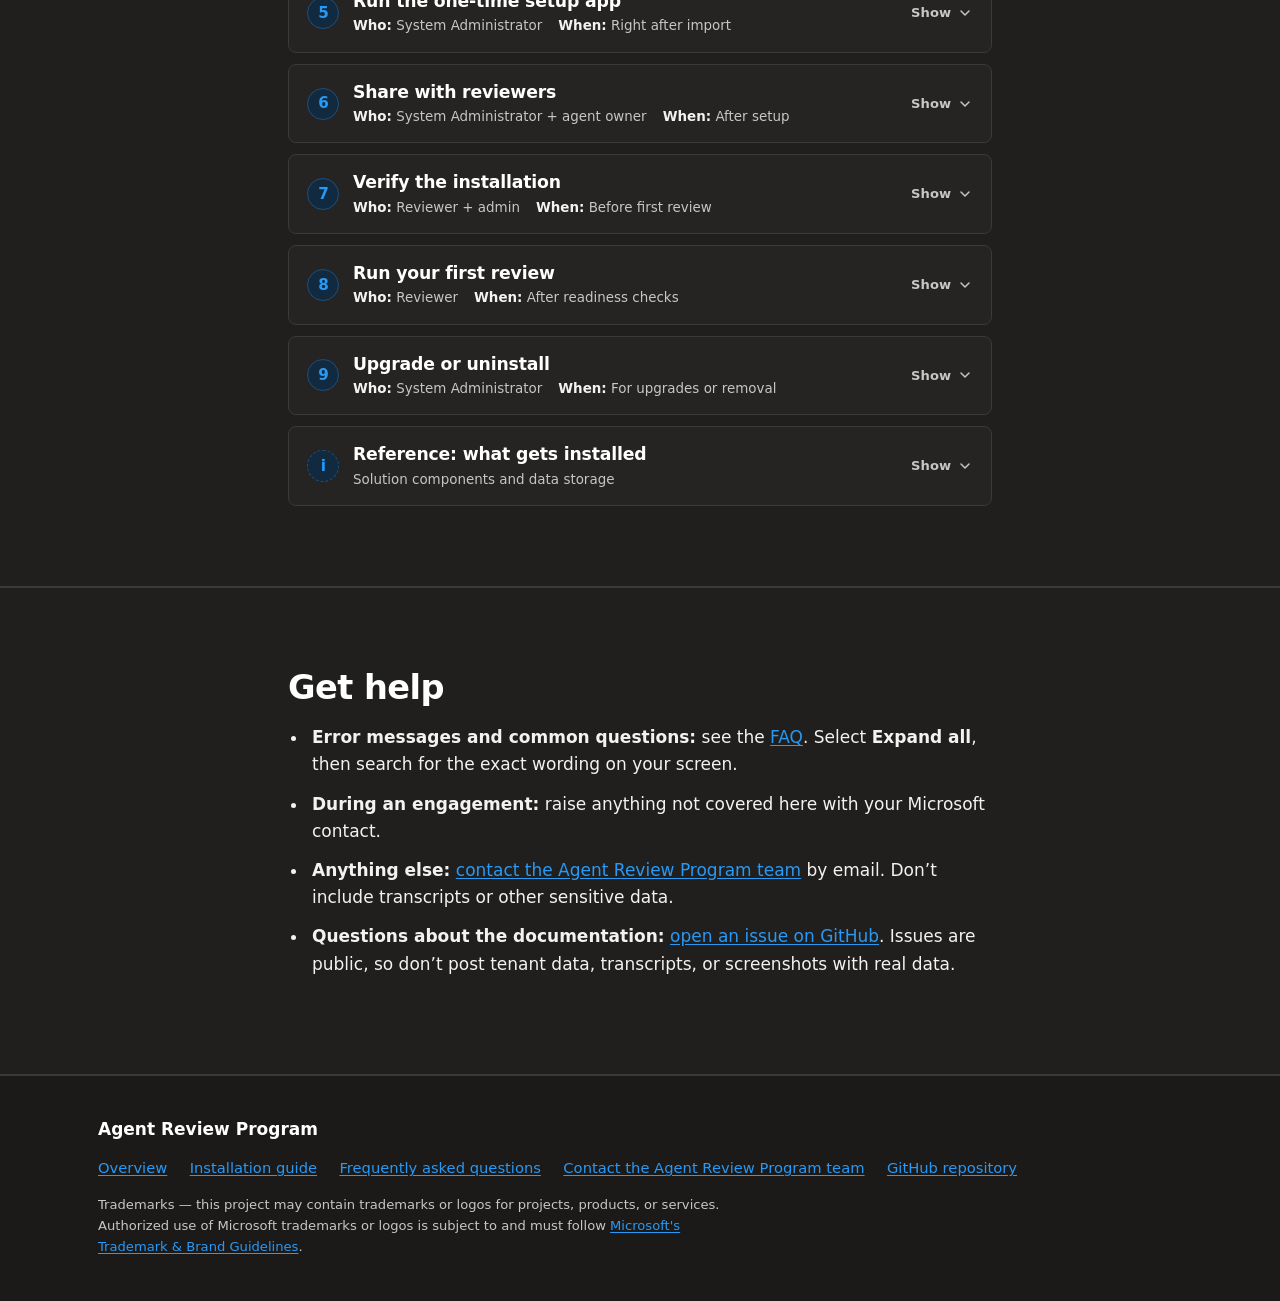
<file: docs/install.html>
<!DOCTYPE html>
<html lang="en">
<head>
<meta charset="utf-8">
<meta name="viewport" content="width=device-width, initial-scale=1">
<title>Install Agent Review Center — Agent Review Program</title>
<meta name="description" content="How to install Agent Review Center in your own Power Platform environment: who does each step, when to do it, and how to check that it worked.">
<meta name="color-scheme" content="dark">

<meta property="og:type" content="article">
<meta property="og:title" content="Install Agent Review Center">
<meta property="og:description" content="How to install Agent Review Center in your own Power Platform environment: who does each step, when to do it, and how to check that it worked.">
<meta property="og:url" content="https://microsoft.github.io/AI-Solution-Review/install.html">
<meta property="og:image" content="https://microsoft.github.io/AI-Solution-Review/assets/og-card.png">
<meta property="og:image:width" content="1200">
<meta property="og:image:height" content="630">
<meta property="og:image:alt" content="Agent Review Center logo">
<meta name="twitter:card" content="summary_large_image">
<link rel="canonical" href="https://microsoft.github.io/AI-Solution-Review/install.html">

<link rel="icon" href="assets/logo.png" type="image/png">
<link rel="apple-touch-icon" href="assets/logo.png">
<link rel="stylesheet" href="styles.css">
<script>document.documentElement.classList.add('js');</script>
</head>
<body class="page--reference">

<a class="skip" href="#main">Skip to main content</a>

<header class="site-header">
  <div class="wrap site-header__inner">
    <a class="brand" href="./">
      <!-- alt is empty because the wordmark beside it already names the link -->
      <img class="brand__mark" src="assets/logo.png" alt="" width="280" height="280" decoding="async">
      <span class="brand__text">Agent Review Program</span>
    </a>

    <nav class="site-nav" aria-label="Site">
      <ul class="site-nav__list">
        <li class="site-nav__item site-nav__item--home"><a class="site-nav__link" href="./">Overview</a></li>
        <li class="site-nav__item"><a class="site-nav__link" href="install.html" aria-current="page">Install</a></li>
        <li class="site-nav__item"><a class="site-nav__link" href="faq.html">FAQ</a></li>
      </ul>
    </nav>
    <a class="btn btn--primary btn--sm site-header__cta" href="./#nominate">Nominate an agent</a>
  </div>
</header>

<main id="main">

  <section class="pagehead">
    <div class="wrap wrap--narrow">
      <nav class="crumbs" aria-label="Breadcrumb">
        <ol>
          <li><a href="./">Agent Review Program</a></li>
          <li aria-current="page">Install</li>
        </ol>
      </nav>
      <h1 class="pagehead__title">Install Agent Review Center</h1>
      <p class="pagehead__lede">
        A step-by-step guide for you and your admins: who does each step, when to do it, and how to
        check that it worked.
      </p>
      <p class="pagehead__body">
        Agent Review Center is a managed Power Platform solution that you add to an environment in your
        own tenant from Microsoft Marketplace. If you are in the Agent Review Program, you install it
        together with Microsoft experts in Session&nbsp;1. Getting steps 1 to 3 done beforehand makes
        that session much smoother.
      </p>

      <!-- Same Marketplace listing as the overview page. Keep both links in sync. -->
      <div class="download-card download-card--featured" id="download" aria-labelledby="download-h">
        <div class="download-card__text">
          <p class="download-card__eyebrow">Microsoft Marketplace</p>
          <h2 class="download-card__title" id="download-h">Get Agent Review Center</h2>
          <p class="download-card__meta">Free &middot; Published by Microsoft Corp - Power CAT</p>
          <p class="download-card__note">Select <strong>Get it now</strong>, sign in, and follow the prompts to install the managed solution in your target environment.</p>
          <p class="download-card__note">Alternatively, download the managed solution ZIP, version 20261119.2 (2.0 MB), and follow the <a href="https://github.com/microsoft/AI-Solution-Review/blob/main/guides/install.md">manual installation guide</a>. Import the ZIP as-is; do not extract it. See the <a href="https://github.com/microsoft/AI-Solution-Review#download">repository download details</a> for its SHA-256 checksum.</p>
        </div>
        <div class="download-card__actions">
          <a class="btn btn--primary btn--lg"
             href="https://marketplace.microsoft.com/en-us/product/microsoftpowercatarch.agentreviewprogram">Open Microsoft Marketplace</a>
          <a class="btn btn--ghost" href="https://github.com/microsoft/AI-Solution-Review/raw/main/AgentReviewCenter_20261119.2_managed.zip">Download solution ZIP</a>
        </div>
      </div>
    </div>
  </section>

  <section class="section section--alt" aria-labelledby="install-steps-h">
    <div class="wrap wrap--narrow">
      <div class="install-steps__head">
        <div>
          <h2 class="section__title" id="install-steps-h">Installation steps</h2>
          <p class="section__lede">Nine steps. Open only the step you need; each summary shows who owns it and when to do it.</p>
        </div>
        <div class="install-tools" hidden aria-label="Installation step controls">
          <button class="btn btn--ghost btn--sm" type="button" data-install-toggle="open">Expand all</button>
          <button class="btn btn--ghost btn--sm" type="button" data-install-toggle="close">Collapse all</button>
        </div>
      </div>

      <!-- ============================ 1 ============================ -->
      <details class="phase install-step" id="before-you-start" aria-labelledby="before-you-start-h" data-install-step="1">
        <summary class="phase__summary">
          <h3 class="phase__title" id="before-you-start-h">
            <span class="step-num" aria-hidden="true">1</span>
            <span class="phase__summary-copy">
              <span class="phase__summary-title">Before you start</span>
              <span class="phase__summary-meta"><span><strong>Who:</strong> Agent owner + admins</span><span><strong>When:</strong> As early as you can</span></span>
            </span>
            <span class="phase__summary-action" aria-hidden="true">
              <span class="phase__show">Show</span>
              <span class="phase__hide">Hide</span>
              <svg class="phase__chevron" viewBox="0 0 16 16" width="16" height="16" focusable="false">
                <path d="m4 6 4 4 4-4" fill="none" stroke="currentColor" stroke-width="1.5" stroke-linecap="round" stroke-linejoin="round"/>
              </svg>
            </span>
          </h3>
        </summary>
        <div class="phase__body">
        <dl class="phase__meta">
          <dt>Who</dt><dd>The agent owner, with your Power Platform admin and a System Administrator for the environment.</dd>
          <dt>When</dt><dd>As early as you can. Licenses and data policy changes can take time to arrange, and transcripts need time to build up.</dd>
          <dt>Done when</dt><dd>Every task below has a named person.</dd>
        </dl>

        <h4 id="roles">Who&rsquo;s who</h4>
        <p>This guide uses these role names:</p>
        <dl class="glossary">
          <dt>Power Platform admin</dt><dd>Manages tenant-wide settings, licenses, capacity, and data policies.</dd>
          <dt>Environment admin</dt><dd>Manages the settings of one environment.</dd>
          <dt>System Administrator</dt><dd>The Dataverse security role in the environment. This person imports the solution, and the account that imports it owns its apps, flows, and connection references.</dd>
          <dt>Agent owner</dt><dd>Owns the agent in Copilot Studio and shares it with reviewers.</dd>
          <dt>Reviewer</dt><dd>Runs reviews in Agent Review Center.</dd>
        </dl>

        <h4>Who does what</h4>
        <div class="table-wrap">
          <table class="table table--labelled">
            <caption class="visually-hidden">Installation tasks and who can do each one</caption>
            <thead>
              <tr>
                <th scope="col">Task</th>
                <th scope="col">Who can do it</th>
              </tr>
            </thead>
            <tbody>
              <tr>
                <th scope="row">Licenses, and Copilot Credits allocated to the environment</th>
                <td data-label="Who can do it">Power Platform admin</td>
              </tr>
              <tr>
                <th scope="row">Code apps and transcript settings</th>
                <td data-label="Who can do it">Power Platform admin or environment admin</td>
              </tr>
              <tr>
                <th scope="row">Data policies and advanced connector policies</th>
                <td data-label="Who can do it">Power Platform admin. Environment admins can&rsquo;t edit tenant-level policies.</td>
              </tr>
              <tr>
                <th scope="row">Import the solution, run the setup app, check the flows</th>
                <td data-label="Who can do it">System Administrator</td>
              </tr>
              <tr>
                <th scope="row">Assign reviewer roles</th>
                <td data-label="Who can do it">System Administrator</td>
              </tr>
              <tr>
                <th scope="row">Share the agent with reviewers</th>
                <td data-label="Who can do it">Agent owner</td>
              </tr>
              <tr>
                <th scope="row">Share the Agent Review Center app</th>
                <td data-label="Who can do it">System Administrator</td>
              </tr>
              <tr>
                <th scope="row">Run reviews</th>
                <td data-label="Who can do it">Reviewers</td>
              </tr>
            </tbody>
          </table>
        </div>

        <h4>Plan ahead</h4>
        <ul class="bullets">
          <li><strong>Choose the environment.</strong> Two environments can be involved: the <strong>target installation environment</strong>, where you install Agent Review Center, and the <strong>agent environment</strong>, where the agent you review lives. Install in the agent environment if you can, so they are the same. Configuration reviews can cover agents in other environments, but conversation transcripts are only analyzed in the environment where Agent Review Center runs.</li>
          <li><strong>Turn on transcript recording now.</strong> Recording is not retroactive: only conversations after you turn it on are saved. Transcripts are kept for 30 days by default unless an admin changes the retention period, so plan your first review while the conversations you care about are still there. See <a href="https://learn.microsoft.com/en-us/microsoft-copilot-studio/analytics-transcripts-powerapps">Download conversation transcripts in Power Apps</a>.</li>
          <li><strong>Arrange licenses and credits.</strong> See <a href="./#what-you-need">What you need to bring</a>.</li>
          <li><strong>Have an admin available during the install.</strong> A Power Platform admin, an environment admin, or a System Administrator needs to be available to change settings and assign roles. In the program, that means having them in Session&nbsp;1.</li>
          <li><strong>Already using the Copilot Agent Kit in that environment?</strong> Check with your Microsoft contact before you import Agent Review Center.</li>
        </ul>

        <div class="callout">
          <p>Send your admin this page. It organizes every required setting, role, and installation check by owner.</p>
        </div>
        </div>
      </details>

      <!-- ============================ 2 ============================ -->
      <details class="phase install-step" id="configure-environments" aria-labelledby="configure-environments-h" data-install-step="2">
        <summary class="phase__summary">
          <h3 class="phase__title" id="configure-environments-h">
            <span class="step-num" aria-hidden="true">2</span>
            <span class="phase__summary-copy">
              <span class="phase__summary-title">Configure the environments</span>
              <span class="phase__summary-meta"><span><strong>Who:</strong> Power Platform or environment admin</span><span><strong>When:</strong> Before import</span></span>
            </span>
            <span class="phase__summary-action" aria-hidden="true">
              <span class="phase__show">Show</span>
              <span class="phase__hide">Hide</span>
              <svg class="phase__chevron" viewBox="0 0 16 16" width="16" height="16" focusable="false">
                <path d="m4 6 4 4 4-4" fill="none" stroke="currentColor" stroke-width="1.5" stroke-linecap="round" stroke-linejoin="round"/>
              </svg>
            </span>
          </h3>
        </summary>
        <div class="phase__body">
        <dl class="phase__meta">
          <dt>Who</dt><dd>Power Platform admin or environment admin.</dd>
          <dt>When</dt><dd>Before you import. Turn on transcript recording first, because it only saves conversations from that point on.</dd>
          <dt>Done when</dt><dd>The checks at the end of this step pass.</dd>
        </dl>

        <p>Configure these settings before you import:</p>
        <ul class="bullets">
          <li><strong>Prepare the target installation environment:</strong> use a Dataverse environment on the standard release cycle, with Copilot Credits allocated.</li>
          <li><strong>Make sure that Power Apps Code Apps is on:</strong> Agent Review Center and its setup app are both code apps.</li>
          <li><strong>Set transcript recording to on</strong> in the agent environment. Both transcript settings need to be on.</li>
        </ul>

        <div class="callout callout--verify">
          <p><strong>Check it worked</strong></p>
          <ul class="bullets bullets--compact">
            <li>In the Power Platform admin center, under <strong>Licensing &gt; Copilot Studio &gt; Manage capacity</strong>, the environment shows Copilot Credits allocated.</li>
            <li><strong>Enable code apps</strong> shows <strong>On</strong> in the environment&rsquo;s <strong>Settings &gt; Product &gt; Features</strong>.</li>
            <li>Run a test conversation with your agent, then confirm that its transcript appears. See <a href="https://learn.microsoft.com/en-us/microsoft-copilot-studio/analytics-transcripts-powerapps">Download conversation transcripts in Power Apps</a>.</li>
          </ul>
        </div>
        </div>
      </details>

      <!-- ============================ 3 ============================ -->
      <details class="phase install-step" id="data-policies" aria-labelledby="data-policies-h" data-install-step="3">
        <summary class="phase__summary">
          <h3 class="phase__title" id="data-policies-h">
            <span class="step-num" aria-hidden="true">3</span>
            <span class="phase__summary-copy">
              <span class="phase__summary-title">Data policies and connectors</span>
              <span class="phase__summary-meta"><span><strong>Who:</strong> Power Platform admin</span><span><strong>When:</strong> Before import</span></span>
            </span>
            <span class="phase__summary-action" aria-hidden="true">
              <span class="phase__show">Show</span>
              <span class="phase__hide">Hide</span>
              <svg class="phase__chevron" viewBox="0 0 16 16" width="16" height="16" focusable="false">
                <path d="m4 6 4 4 4-4" fill="none" stroke="currentColor" stroke-width="1.5" stroke-linecap="round" stroke-linejoin="round"/>
              </svg>
            </span>
          </h3>
        </summary>
        <div class="phase__body">
        <dl class="phase__meta">
          <dt>Who</dt><dd>Power Platform admin.</dd>
          <dt>When</dt><dd>Before you import. After you save a policy change, wait a few minutes for it to take effect.</dd>
          <dt>Done when</dt><dd>The three connectors below are allowed together, in every policy that applies to the environment.</dd>
        </dl>

        <p>Your data policies must allow these three connectors <strong>together, in the same group</strong>. If one is blocked, the import fails.</p>

        <div class="table-wrap">
          <table class="table table--labelled">
            <caption class="visually-hidden">Connectors that the data policies must allow, and what each is used for</caption>
            <thead>
              <tr>
                <th scope="col">Connector</th>
                <th scope="col">Used for</th>
              </tr>
            </thead>
            <tbody>
              <tr>
                <th scope="row">Microsoft Dataverse</th>
                <td data-label="Used for">Reading agent configuration and transcripts, and storing reviews and results. Connection reference: <strong>Agent Review Center | Dataverse</strong>.</td>
              </tr>
              <tr>
                <th scope="row">Agents</th>
                <td data-label="Used for">The AI-assisted checks run by the <strong>Review Agent Components</strong> flow. Connection reference: <strong>Agent Review Tool | Agents</strong>. It may be listed as <strong>Agents (preview)</strong>; its connector ID is <code>shared_agentnode</code>.</td>
              </tr>
              <tr>
                <th scope="row">Power Automate Management</th>
                <td data-label="Used for">The one-time setup app, which checks the Review Agent Components flow&rsquo;s connections and starts it.</td>
              </tr>
            </tbody>
          </table>
        </div>

        <h4>If the environment uses data policies</h4>
        <ol class="procedure">
          <li>In the Power Platform admin center, go to <strong>Security &gt; Data and privacy &gt; Data policy</strong>. On older layouts, it&rsquo;s <strong>Policies &gt; Data policies</strong>.</li>
          <li>Open each policy that applies to the environment.</li>
          <li>On the <strong>Prebuilt connectors</strong> step, make sure that <strong>Microsoft Dataverse</strong>, <strong>Agents</strong>, and <strong>Power Automate Management</strong> are all in <strong>Business</strong>. If they&rsquo;re split across groups, the import can fail with a different policy violation.</li>
          <li>Save the policy, and wait a few minutes before you import.</li>
        </ol>

        <h4>If the environment uses advanced connector policies</h4>
        <p>Advanced connector policies block every connector that isn&rsquo;t explicitly allowed, including new ones. Add all three connectors to the allowed list:</p>
        <ul class="bullets">
          <li><strong>For a single environment:</strong> in the Power Platform admin center, select <strong>Security &gt; Data and privacy &gt; Advanced connector policies</strong>, add the connectors, and select <strong>Save</strong>.</li>
          <li><strong>For an environment group:</strong> select <strong>Manage &gt; Environment groups</strong>, open the group, and select <strong>Rules &gt; Advanced connector policies</strong>. Add the connectors, select <strong>Save</strong>, and then select <strong>Publish rules</strong>.</li>
        </ul>

        <div class="callout callout--verify">
          <p><strong>Check it worked</strong></p>
          <p>Open each policy that applies to the environment, and confirm that Microsoft Dataverse, Agents, and Power Automate Management are all in <strong>Business</strong>, or all on the allowed list for an advanced connector policy.</p>
        </div>

        <p class="learn-more">
          Learn more:
          <a href="https://learn.microsoft.com/en-us/power-platform/admin/wp-data-loss-prevention">Data policies</a> &middot;
          <a href="https://learn.microsoft.com/en-us/power-platform/admin/advanced-connector-policies">Advanced connector policies</a>
        </p>
        <p class="learn-more">
          Import blocked by a policy? See
          <a href="faq.html#acp-dlp-blocked-connector">Power Automate Management is blocked</a>,
          <a href="faq.html#acp-agents-connector-blocked">an advanced connector policy blocks a connector</a>, and
          <a href="faq.html#cannot-edit-policy">I can&rsquo;t edit the policy</a>.
        </p>
        <p class="handoff"><strong>Next:</strong> tell the System Administrator who will import the solution.</p>
        </div>
      </details>

      <!-- ============================ 4 ============================ -->
      <details class="phase install-step" id="import-solution" aria-labelledby="import-solution-h" data-install-step="4">
        <summary class="phase__summary">
          <h3 class="phase__title" id="import-solution-h">
            <span class="step-num" aria-hidden="true">4</span>
            <span class="phase__summary-copy">
              <span class="phase__summary-title">Get Agent Review Center from Marketplace</span>
              <span class="phase__summary-meta"><span><strong>Who:</strong> System Administrator</span><span><strong>When:</strong> After steps 2 and 3</span></span>
            </span>
            <span class="phase__summary-action" aria-hidden="true">
              <span class="phase__show">Show</span>
              <span class="phase__hide">Hide</span>
              <svg class="phase__chevron" viewBox="0 0 16 16" width="16" height="16" focusable="false">
                <path d="m4 6 4 4 4-4" fill="none" stroke="currentColor" stroke-width="1.5" stroke-linecap="round" stroke-linejoin="round"/>
              </svg>
            </span>
          </h3>
        </summary>
        <div class="phase__body">
        <dl class="phase__meta">
          <dt>Who</dt><dd>A System Administrator in the target installation environment. The account that installs the solution becomes the owner of its apps, flows, and connection references, so choose it carefully.</dd>
          <dt>When</dt><dd>When steps 2 and 3 are done. Installation can take several minutes.</dd>
          <dt>Done when</dt><dd>Agent Review Center and its managed solution appear in the target environment.</dd>
        </dl>

        <h4>Install from Microsoft Marketplace</h4>
        <ol class="procedure">
          <li>Open the <a href="https://marketplace.microsoft.com/en-us/product/microsoftpowercatarch.agentreviewprogram">Agent Review Center listing in Microsoft Marketplace</a>, and confirm that the publisher is <strong>Microsoft Corp - Power CAT</strong>.</li>
          <li>Select <strong>Get it now</strong>, then sign in with the System Administrator account you chose for the target environment.</li>
          <li>Follow the Marketplace prompts, choose the target installation environment, and start the installation.</li>
          <li>Wait for Marketplace to finish adding the managed solution.</li>
        </ol>

        <div class="callout callout--verify">
          <p><strong>Check it worked</strong></p>
          <ul class="bullets bullets--compact">
            <li>In <a href="https://make.powerapps.com">Power Apps</a>, select the target environment. Under <strong>Apps</strong>, <strong>Agent Review Center</strong> appears.</li>
            <li>Under <strong>Solutions</strong>, the managed <strong>Agent Review Center</strong> solution appears.</li>
          </ul>
        </div>

        <p class="learn-more">
          Installation failed? See <a href="faq.html#import-fails-apps-missing">The installation fails, or the apps are missing</a>, and the other
          <a href="faq.html#faq-install-h">questions about installing Agent Review Center</a>. For a list of
          everything the solution adds, see <a href="#what-gets-installed">What gets installed</a>.
        </p>
        </div>
      </details>

      <!-- ============================ 5 ============================ -->
      <details class="phase install-step" id="setup-app" aria-labelledby="setup-app-h" data-install-step="5">
        <summary class="phase__summary">
          <h3 class="phase__title" id="setup-app-h">
            <span class="step-num" aria-hidden="true">5</span>
            <span class="phase__summary-copy">
              <span class="phase__summary-title">Run the one-time setup app</span>
              <span class="phase__summary-meta"><span><strong>Who:</strong> System Administrator</span><span><strong>When:</strong> Right after import</span></span>
            </span>
            <span class="phase__summary-action" aria-hidden="true">
              <span class="phase__show">Show</span>
              <span class="phase__hide">Hide</span>
              <svg class="phase__chevron" viewBox="0 0 16 16" width="16" height="16" focusable="false">
                <path d="m4 6 4 4 4-4" fill="none" stroke="currentColor" stroke-width="1.5" stroke-linecap="round" stroke-linejoin="round"/>
              </svg>
            </span>
          </h3>
        </summary>
        <div class="phase__body">
        <dl class="phase__meta">
          <dt>Who</dt><dd>A System Administrator, usually the person who imported the solution.</dd>
          <dt>When</dt><dd>Right after the import.</dd>
          <dt>Done when</dt><dd>The app shows <strong>Setup is complete</strong>, or you&rsquo;ve checked the connection references and flows by hand using the checks below.</dd>
        </dl>

        <p>The setup app is named <strong>Copilot Agent Kit Installer</strong>. Despite its name, it&rsquo;s part of the Agent Review Center solution: it connects Agent Review Center&rsquo;s connections and starts the Review Agent Components flow.</p>
        <ol class="procedure">
          <li>In Power Apps, select <strong>Apps</strong> and open <strong>Copilot Agent Kit Installer</strong>.</li>
          <li>If Power Apps asks you to allow its connections, select <strong>Allow</strong>.</li>
          <li>The setup app checks four things and fixes what it can.</li>
          <li>Wait for <strong>Setup is complete</strong>.</li>
        </ol>

        <div class="table-wrap">
          <table class="table table--labelled">
            <caption class="visually-hidden">The four checks in the setup app</caption>
            <thead>
              <tr>
                <th scope="col">Check</th>
                <th scope="col">What it confirms</th>
              </tr>
            </thead>
            <tbody>
              <tr>
                <th scope="row">Agents connection</th>
                <td data-label="What it confirms">Power Apps assigned a connected Agents account.</td>
              </tr>
              <tr>
                <th scope="row">Dataverse connection</th>
                <td data-label="What it confirms">Power Apps assigned a connected Dataverse account.</td>
              </tr>
              <tr>
                <th scope="row">Workflow connections</th>
                <td data-label="What it confirms">The Review Agent Components flow uses the assigned Agents and Dataverse connections.</td>
              </tr>
              <tr>
                <th scope="row">Review workflow</th>
                <td data-label="What it confirms">The Review Agent Components flow is started.</td>
              </tr>
            </tbody>
          </table>
        </div>

        <p>You can run the setup app again at any time to repair the connections and the flow.</p>

        <div class="callout callout--verify">
          <p><strong>Check it worked</strong></p>
          <p>The setup app shows <strong>Setup is complete</strong>, and both flows show <strong>On</strong> in Power Automate.</p>
        </div>

        <p class="learn-more">See <a href="faq.html#setup-could-not-complete">Setup could not complete</a> in the FAQ if the setup app stops.</p>
        <p class="handoff"><strong>Next:</strong> when setup is complete, tell the agent owner and the reviewers.</p>
        </div>
      </details>

      <!-- ============================ 6 ============================ -->
      <details class="phase install-step" id="share" aria-labelledby="share-h" data-install-step="6">
        <summary class="phase__summary">
          <h3 class="phase__title" id="share-h">
            <span class="step-num" aria-hidden="true">6</span>
            <span class="phase__summary-copy">
              <span class="phase__summary-title">Share with reviewers</span>
              <span class="phase__summary-meta"><span><strong>Who:</strong> System Administrator + agent owner</span><span><strong>When:</strong> After setup</span></span>
            </span>
            <span class="phase__summary-action" aria-hidden="true">
              <span class="phase__show">Show</span>
              <span class="phase__hide">Hide</span>
              <svg class="phase__chevron" viewBox="0 0 16 16" width="16" height="16" focusable="false">
                <path d="m4 6 4 4 4-4" fill="none" stroke="currentColor" stroke-width="1.5" stroke-linecap="round" stroke-linejoin="round"/>
              </svg>
            </span>
          </h3>
        </summary>
        <div class="phase__body">
        <dl class="phase__meta">
          <dt>Who</dt><dd>A System Administrator assigns roles and shares the app. The agent owner shares the agent.</dd>
          <dt>When</dt><dd>After setup is complete.</dd>
          <dt>Done when</dt><dd>Each reviewer can open Agent Review Center.</dd>
        </dl>

        <p>For each person who will run reviews:</p>
        <ol class="procedure">
          <li><strong>Check their licenses.</strong> See <a href="./#what-you-need">What you need to bring</a>.</li>
          <li><strong>Assign the reviewer roles</strong> in the agent environment: Environment Maker, Bot Viewer, and Bot Transcript Viewer. In the Power Platform admin center, select the user under <strong>Access &gt; Users</strong>, then select <strong>Manage security roles</strong>. See <a href="https://learn.microsoft.com/en-us/power-platform/admin/assign-security-roles">Assign a security role to a user</a>.</li>
          <li><strong>Share the agent</strong> with the reviewer: in Copilot Studio, open the agent and select <strong>Share</strong>.</li>
          <li><strong>Share the app:</strong> in Power Apps, select <strong>Apps</strong>, select <strong>Agent Review Center</strong>, select <strong>Share</strong>, and add the reviewer.</li>
        </ol>

        <div class="callout">
          <p>The readiness check <strong>You have the access this environment needs</strong> may show yellow for reviewers who aren&rsquo;t System Administrators. If a reviewer can&rsquo;t create reviews, contact your Microsoft contact.</p>
        </div>

        <div class="callout callout--verify">
          <p><strong>Check it worked</strong></p>
          <p>Ask one reviewer to open Agent Review Center.</p>
        </div>
        </div>
      </details>

      <!-- ============================ 7 ============================ -->
      <details class="phase install-step" id="verify" aria-labelledby="verify-h" data-install-step="7">
        <summary class="phase__summary">
          <h3 class="phase__title" id="verify-h">
            <span class="step-num" aria-hidden="true">7</span>
            <span class="phase__summary-copy">
              <span class="phase__summary-title">Verify the installation</span>
              <span class="phase__summary-meta"><span><strong>Who:</strong> Reviewer + admin</span><span><strong>When:</strong> Before first review</span></span>
            </span>
            <span class="phase__summary-action" aria-hidden="true">
              <span class="phase__show">Show</span>
              <span class="phase__hide">Hide</span>
              <svg class="phase__chevron" viewBox="0 0 16 16" width="16" height="16" focusable="false">
                <path d="m4 6 4 4 4-4" fill="none" stroke="currentColor" stroke-width="1.5" stroke-linecap="round" stroke-linejoin="round"/>
              </svg>
            </span>
          </h3>
        </summary>
        <div class="phase__body">
        <dl class="phase__meta">
          <dt>Who</dt><dd>A reviewer, with an admin at hand to fix anything that isn&rsquo;t ready.</dd>
          <dt>When</dt><dd>Before your first review.</dd>
          <dt>Done when</dt><dd>The readiness checklist is green, or you know what each remaining item blocks.</dd>
        </dl>

        <ol class="procedure">
          <li>In Power Apps, select <strong>Apps</strong> and open <strong>Agent Review Center</strong>.</li>
          <li>On first launch, a <strong>Welcome &mdash; let&rsquo;s set you up!</strong> message shows a readiness checklist. You can return to it at any time from the <strong>Settings</strong> (gear) button on the reviews list.</li>
          <li>Select <strong>Run checks</strong>, and work through anything red or yellow.</li>
        </ol>

        <div class="table-wrap">
          <table class="table table--labelled">
            <caption class="visually-hidden">Readiness checks and what each one blocks if it is not green</caption>
            <thead>
              <tr>
                <th scope="col">Check</th>
                <th scope="col">If it is not green</th>
              </tr>
            </thead>
            <tbody>
              <tr>
                <th scope="row">Environment reachable</th>
                <td data-label="If it is not green">Blocks every check below.</td>
              </tr>
              <tr>
                <th scope="row">Copilot Studio provisioned</th>
                <td data-label="If it is not green">Blocks every review in this environment.</td>
              </tr>
              <tr>
                <th scope="row">You have the access this environment needs</th>
                <td data-label="If it is not green">Configuration reviews still run; runtime transcript analysis may be blocked.</td>
              </tr>
              <tr>
                <th scope="row">Transcript recording enabled at environment level</th>
                <td data-label="If it is not green">Blocks runtime analysis and credit estimation.</td>
              </tr>
              <tr>
                <th scope="row">Transcript viewing enabled for agent owners</th>
                <td data-label="If it is not green">Reviewers may not be able to open the transcripts behind a score.</td>
              </tr>
              <tr>
                <th scope="row">Connections enabled</th>
                <td data-label="If it is not green">Blocks flow activation and analysis.</td>
              </tr>
              <tr>
                <th scope="row">Flows enabled</th>
                <td data-label="If it is not green">Blocks analysis runs.</td>
              </tr>
            </tbody>
          </table>
        </div>

        <p>You can still run configuration reviews while items are being fixed. Use <strong>Copy admin link</strong> to send your admin straight to the setting that needs changing, then select <strong>Run checks</strong> again.</p>
        </div>
      </details>

      <!-- ============================ 8 ============================ -->
      <details class="phase install-step" id="first-review" aria-labelledby="first-review-h" data-install-step="8">
        <summary class="phase__summary">
          <h3 class="phase__title" id="first-review-h">
            <span class="step-num" aria-hidden="true">8</span>
            <span class="phase__summary-copy">
              <span class="phase__summary-title">Run your first review</span>
              <span class="phase__summary-meta"><span><strong>Who:</strong> Reviewer</span><span><strong>When:</strong> After readiness checks</span></span>
            </span>
            <span class="phase__summary-action" aria-hidden="true">
              <span class="phase__show">Show</span>
              <span class="phase__hide">Hide</span>
              <svg class="phase__chevron" viewBox="0 0 16 16" width="16" height="16" focusable="false">
                <path d="m4 6 4 4 4-4" fill="none" stroke="currentColor" stroke-width="1.5" stroke-linecap="round" stroke-linejoin="round"/>
              </svg>
            </span>
          </h3>
        </summary>
        <div class="phase__body">
        <dl class="phase__meta">
          <dt>Who</dt><dd>A reviewer.</dd>
          <dt>When</dt><dd>Once the readiness checks pass. A configuration-only review can run sooner.</dd>
          <dt>Done when</dt><dd>The review shows <strong>Review complete</strong>, with a grade and findings.</dd>
        </dl>

        <ol class="procedure">
          <li>In Agent Review Center, select <strong>Add review</strong>, and give it a <strong>Project name</strong>.</li>
          <li>Under <strong>What kind of asset are you reviewing?</strong>, choose <strong>Copilot Studio Agent</strong>, <strong>Declarative Agent</strong>, or <strong>Skill</strong>.
            <ul>
              <li>For a Copilot Studio agent, select the environment where the agent lives, and then choose the agent.</li>
              <li>For a declarative agent or skill, upload its files: <code>.zip</code>, <code>.md</code>, <code>.yaml</code>, <code>.yml</code>, or <code>.json</code>.</li>
            </ul>
          </li>
          <li>To include runtime analysis for a Copilot Studio agent, set the <strong>date range for transcripts</strong>. The app counts the transcript records in the range before you start. If it finds none, widen the range or check that transcript recording is on.</li>
          <li>Select <strong>Create</strong>. Progress is shown as the review runs. You can select <strong>Continue in background</strong> and come back later.</li>
        </ol>
        <p class="learn-more">
          Next: read the results, work through the findings, and measure your fixes. See
          <a href="https://github.com/microsoft/AI-Solution-Review/blob/main/guides/run-a-review.md">Run a review</a> on GitHub.
        </p>
        </div>
      </details>

      <!-- ============================ 9 ============================ -->
      <details class="phase install-step" id="upgrade-uninstall" aria-labelledby="upgrade-uninstall-h" data-install-step="9">
        <summary class="phase__summary">
          <h3 class="phase__title" id="upgrade-uninstall-h">
            <span class="step-num" aria-hidden="true">9</span>
            <span class="phase__summary-copy">
              <span class="phase__summary-title">Upgrade or uninstall</span>
              <span class="phase__summary-meta"><span><strong>Who:</strong> System Administrator</span><span><strong>When:</strong> For upgrades or removal</span></span>
            </span>
            <span class="phase__summary-action" aria-hidden="true">
              <span class="phase__show">Show</span>
              <span class="phase__hide">Hide</span>
              <svg class="phase__chevron" viewBox="0 0 16 16" width="16" height="16" focusable="false">
                <path d="m4 6 4 4 4-4" fill="none" stroke="currentColor" stroke-width="1.5" stroke-linecap="round" stroke-linejoin="round"/>
              </svg>
            </span>
          </h3>
        </summary>
        <div class="phase__body">
        <dl class="phase__meta">
          <dt>Who</dt><dd>A System Administrator in the environment.</dd>
          <dt>When</dt><dd>When a new version is released, or when you no longer need Agent Review Center.</dd>
          <dt>Done when</dt><dd>After an upgrade, <strong>Run checks</strong> is green.</dd>
        </dl>

        <h4 id="upgrade">Upgrade to a new version</h4>
        <ol class="procedure">
          <li>Open the <a href="https://marketplace.microsoft.com/en-us/product/microsoftpowercatarch.agentreviewprogram">Agent Review Center listing in Microsoft Marketplace</a>, and select <strong>Get it now</strong>.</li>
          <li>Sign in with a System Administrator account, choose the environment where Agent Review Center is already installed, and follow the Marketplace prompts.</li>
          <li>Wait for Marketplace to finish updating the managed solution.</li>
          <li>Open Agent Review Center and select <strong>Run checks</strong>. If connections or flows show as off, run the setup app again.</li>
        </ol>
        <p>Your existing reviews and results stay in place. To hear about new versions, select <strong>Watch &gt; Custom &gt; Releases</strong> on the <a href="https://github.com/microsoft/AI-Solution-Review">GitHub repository</a>. The <a href="https://github.com/microsoft/AI-Solution-Review/blob/main/CHANGELOG.md">changelog</a> lists what changed.</p>

        <h4 id="uninstall">Uninstall</h4>
        <div class="callout callout--warn">
          <p><strong>Caution</strong></p>
          <p>Deleting the solution deletes its Dataverse tables, and <strong>every review and result stored in them</strong>. First, download the PDF or JSON report for any results you want to keep.</p>
        </div>
        <p class="after-callout">In Power Apps, select <strong>Solutions</strong>, select <strong>Agent Review Center</strong>, and then select <strong>Delete</strong>.</p>
        </div>
      </details>

      <!-- ============================ REFERENCE ============================ -->
      <details class="phase phase--reference" id="what-gets-installed" aria-labelledby="what-gets-installed-h">
        <summary class="phase__summary">
          <h3 class="phase__title" id="what-gets-installed-h">
            <span class="step-num phase__reference-icon" aria-hidden="true">i</span>
            <span class="phase__summary-copy">
              <span class="phase__summary-title">Reference: what gets installed</span>
              <span class="phase__summary-meta">Solution components and data storage</span>
            </span>
            <span class="phase__summary-action" aria-hidden="true">
              <span class="phase__show">Show</span>
              <span class="phase__hide">Hide</span>
              <svg class="phase__chevron" viewBox="0 0 16 16" width="16" height="16" focusable="false">
                <path d="m4 6 4 4 4-4" fill="none" stroke="currentColor" stroke-width="1.5" stroke-linecap="round" stroke-linejoin="round"/>
              </svg>
            </span>
          </h3>
        </summary>
        <div class="phase__body">
        <p>Everything is in one managed solution, <strong>Agent Review Center</strong> (<code>AgentReviewCenter</code>), from the publisher <strong>PowerCAT</strong>. It needs Copilot Studio to be available in the environment.</p>
        <div class="table-wrap">
          <table class="table table--labelled">
            <caption class="visually-hidden">Components in the Agent Review Center solution</caption>
            <thead>
              <tr>
                <th scope="col">Component</th>
                <th scope="col">What it does</th>
              </tr>
            </thead>
            <tbody>
              <tr>
                <th scope="row">Agent Review Center (code app)</th>
                <td data-label="What it does">The app you use to run reviews and read results.</td>
              </tr>
              <tr>
                <th scope="row">Copilot Agent Kit Installer (code app)</th>
                <td data-label="What it does">The one-time setup app for the connections and the Review Agent Components flow.</td>
              </tr>
              <tr>
                <th scope="row">Review Agent Components (cloud flow)</th>
                <td data-label="What it does">Runs the review, using the Dataverse and Agents connections.</td>
              </tr>
              <tr>
                <th scope="row">Global | LogFeatureTelemetry I ARC (cloud flow)</th>
                <td data-label="What it does">Called by the app when you use a feature. Contains no connectors.</td>
              </tr>
              <tr>
                <th scope="row">AgentRuntimeAnalyzer (plug-in)</th>
                <td data-label="What it does">Processes runtime analysis jobs asynchronously in Dataverse.</td>
              </tr>
              <tr>
                <th scope="row">Eight Dataverse tables</th>
                <td data-label="What it does">Store your reviews, snapshots, and results.</td>
              </tr>
            </tbody>
          </table>
        </div>
        </div>
      </details>

    </div>
  </section>

  <!-- ============================ HELP ============================ -->
  <section class="section section--alt" aria-labelledby="get-help-h" id="get-help">
    <div class="wrap wrap--narrow">
      <h2 class="section__title" id="get-help-h">Get help</h2>
      <ul class="bullets">
        <li><strong>Error messages and common questions:</strong> see the <a href="faq.html">FAQ</a>. Select <strong>Expand all</strong>, then search for the exact wording on your screen.</li>
        <li><strong>During an engagement:</strong> raise anything not covered here with your Microsoft contact.</li>
        <li><strong>Anything else:</strong> <a href="mailto:serenaxie@microsoft.com?subject=Agent%20Review%20Center%20installation%20question">contact the Agent Review Program team</a> by email. Don&rsquo;t include transcripts or other sensitive data.</li>
        <li><strong>Questions about the documentation:</strong> <a href="https://github.com/microsoft/AI-Solution-Review/issues/new/choose">open an issue on GitHub</a>. Issues are public, so don&rsquo;t post tenant data, transcripts, or screenshots with real data.</li>
      </ul>
    </div>
  </section>

</main>

<footer class="site-footer">
  <div class="wrap site-footer__inner">
    <p class="site-footer__brand">Agent Review Program</p>
    <nav class="site-footer__links" aria-label="Footer">
      <ul>
        <li><a href="./">Overview</a></li>
        <li><a href="install.html" aria-current="page">Installation guide</a></li>
        <li><a href="faq.html">Frequently asked questions</a></li>
        <li><a href="mailto:serenaxie@microsoft.com?subject=Agent%20Review%20Program%20question">Contact the Agent Review Program team</a></li>
        <li><a href="https://github.com/microsoft/AI-Solution-Review">GitHub repository</a></li>
      </ul>
    </nav>
    <p class="site-footer__legal">
      Trademarks — this project may contain trademarks or logos for projects, products, or services.
      Authorized use of Microsoft trademarks or logos is subject to and must follow
      <a href="https://www.microsoft.com/legal/intellectualproperty/trademarks/usage/general">Microsoft's Trademark &amp; Brand Guidelines</a>.
    </p>
  </div>
</footer>

<script src="main.js" defer></script>
</body>
</html>
</file>
<file: docs/styles.css>
/* =========================================================================
   Agent Review Program — landing site

   Visual language follows Fluent 2: communication blue as the single
   accent, Fluent neutral ramp, Segoe UI Variable, small radii (2/4/8) and
   Fluent's deliberately subtle elevation. No gradients on text or
   surfaces, no glows, no decorative texture — structure comes from
   hairline rules and spacing.
   ========================================================================= */

/* ---------- tokens ---------- */
:root {
  /* Forced dark. The page ships one palette so a shared link looks the same
     for everyone — see docs/README.md. Light values are no longer defined. */

  /* Fluent communication blue, lifted for contrast on dark */
  --brand:        #2899f5;
  --brand-hover:  #4aa9f7;
  --brand-press:  #1a86dd;
  --brand-soft:   #112a3f;
  --brand-border: #1f4e78;

  /* Fluent neutrals */
  --ink:          #ffffff;
  --text:         #f3f2f1;
  --text-muted:   #c8c6c4;
  --text-faint:   #979593;   /* decorative use only, never body text */

  --border:       #3b3a39;
  --border-strong:#5d5b59;

  --bg:           #1b1a19;
  --bg-alt:       #201f1e;
  --bg-deep:      #121111;
  --surface:      #252423;
  --surface-2:    #292827;
  --surface-3:    #3b3a39;

  --ok:           #6bb700;
  --ok-soft:      #0d2b0d;
  --bad:          #f1707b;
  --bad-soft:     #3b1319;
  --warn:         #fce100;

  /* Fluent uses small radii; this is a large part of not looking generic */
  --radius-sm: 2px;
  --radius:    4px;
  --radius-lg: 8px;

  /* Fluent elevation — deepened for a dark surface */
  --shadow-2:  0 0.5px 1.5px rgba(0,0,0,.4);
  --shadow-4:  0 1.2px 3.6px rgba(0,0,0,.4);
  --shadow-8:  0 3.2px 7.2px rgba(0,0,0,.45);
  --shadow-16: 0 6.4px 14.4px rgba(0,0,0,.5);

  --maxw: 1140px;
  --maxw-narrow: 760px;

  --font: "Segoe UI Variable Text", "Segoe UI", system-ui, -apple-system,
          "Helvetica Neue", Arial, sans-serif;
  --font-display: "Segoe UI Variable Display", "Segoe UI", system-ui, -apple-system,
          "Helvetica Neue", Arial, sans-serif;
  --font-mono: ui-monospace, "Cascadia Mono", "Segoe UI Mono", Consolas, monospace;

  --agentpill-bg: #0f3a5f;
  --agentpill-fg: #f3f2f1;
}

/* ---------- base ---------- */
*, *::before, *::after { box-sizing: border-box; }

html {
  /* forced dark: also makes scrollbars, form controls and the video
     player chrome render dark regardless of the OS preference */
  color-scheme: dark;
  background: var(--bg);
  scroll-behavior: smooth;
  scroll-padding-top: 80px;
}

body {
  margin: 0;
  font-family: var(--font);
  font-size: 17px;
  line-height: 1.6;
  color: var(--text);
  background: var(--bg);
  -webkit-font-smoothing: antialiased;
}

h1, h2, h3, h4 {
  font-family: var(--font-display);
  color: var(--ink);
  line-height: 1.2;
  margin: 0 0 .5em;
  font-weight: 600;
}
p { margin: 0 0 1rem; }
p:last-child { margin-bottom: 0; }

a { color: var(--brand); text-decoration: underline; text-underline-offset: 2px; }
a:hover { color: var(--brand-hover); }

code {
  font-family: var(--font-mono);
  font-size: .87em;
  background: var(--surface-2);
  border-radius: var(--radius-sm);
  padding: .12em .36em;
}

img { max-width: 100%; }

:focus-visible { outline: 2px solid var(--brand); outline-offset: 2px; border-radius: var(--radius-sm); }

.visually-hidden {
  position: absolute !important;
  width: 1px; height: 1px; padding: 0; margin: -1px;
  overflow: hidden; clip: rect(0 0 0 0); clip-path: inset(50%);
  white-space: nowrap; border: 0;
}

.skip {
  position: absolute; left: 50%; top: .5rem;
  transform: translate(-50%, -160%);
  z-index: 100;
  background: var(--brand); color: #0b1a26;
  padding: .6rem 1.1rem; border-radius: var(--radius);
  text-decoration: none; font-weight: 600;
}
.skip:focus { transform: translate(-50%, 0); color: #0b1a26; }

.wrap { width: 100%; max-width: var(--maxw); margin-inline: auto; padding-inline: 28px; }
.wrap--narrow { max-width: var(--maxw-narrow); }

/* ---------- scroll reveal: a short fade, nothing more ---------- */
.js [data-reveal] { opacity: 0; transform: translateY(8px); }
.js [data-reveal].is-visible {
  opacity: 1; transform: none;
  transition: opacity .35s ease-out, transform .35s ease-out;
  transition-delay: var(--d, 0ms);
}

/* ---------- header ---------- */
.site-header {
  position: sticky; top: 0; z-index: 50;
  background: var(--bg);
  border-bottom: 1px solid transparent;
  transition: border-color .15s linear;
}
.site-header.is-stuck { border-bottom-color: var(--border); }

.site-header__inner { display: flex; align-items: center; gap: 1.25rem; min-height: 60px; }

.brand {
  display: inline-flex; align-items: center; gap: .55rem;
  color: var(--ink); text-decoration: none;
  font-family: var(--font-display); font-weight: 600; font-size: 1rem;
  white-space: nowrap; flex-shrink: 0;
}
.brand__mark {
  display: block; flex-shrink: 0;
  width: 36px; height: 36px;
  border-radius: var(--radius-lg);
}

.site-header__cta { flex-shrink: 0; margin-left: auto; }

/* ---------- site navigation (header) ----------
   Overview / Install / FAQ on every page. The current page carries
   aria-current="page". On narrow screens "Overview" is dropped because
   the brand link beside it goes to the same place. */
.site-nav { margin-left: auto; }
.site-nav__list {
  display: flex;
  align-items: center;
  gap: .15rem;
  margin: 0;
  padding: 0;
  list-style: none;
}
.site-nav__link {
  display: block;
  padding: .4rem .55rem;
  border-radius: var(--radius);
  color: var(--text);
  font-size: .95rem;
  font-weight: 600;
  text-decoration: none;
  white-space: nowrap;
}
.site-nav__link:hover { color: var(--ink); background: var(--surface); text-decoration: underline; }
.site-nav__link[aria-current="page"] {
  color: var(--ink);
  box-shadow: inset 0 -2px 0 var(--brand);
  border-radius: var(--radius) var(--radius) 0 0;
}
.site-nav + .site-header__cta { margin-left: 0; }

/* ---------- quick navigation ---------- */
.quick-nav {
  position: sticky;
  top: 60px;
  z-index: 45;
  background: var(--bg);
  border-bottom: 1px solid var(--border);
  box-shadow: var(--shadow-2);
}
.quick-nav__inner {
  width: 100%;
  max-width: var(--maxw);
  margin-inline: auto;
  padding: .45rem 28px;
}
.quick-nav__menu {
  position: relative;
  width: 100%;
}
.quick-nav__summary {
  display: flex;
  align-items: center;
  gap: 1rem;
  min-height: 56px;
  padding: .55rem .75rem;
  border: 1px solid var(--border);
  border-radius: var(--radius-lg);
  background: var(--surface);
  cursor: pointer;
  list-style: none;
}
.quick-nav__summary::-webkit-details-marker { display: none; }
.quick-nav__summary::marker { content: ""; }
.quick-nav__summary:hover {
  border-color: var(--border-strong);
  background: var(--surface-2);
}
.quick-nav__summary:focus-visible {
  outline: 2px solid var(--brand);
  outline-offset: 2px;
}
.quick-nav__summary-copy {
  display: grid;
  gap: .05rem;
  min-width: 0;
}
.quick-nav__label {
  color: var(--text-muted);
  font-size: .72rem;
  font-weight: 600;
  letter-spacing: .08em;
  line-height: 1.2;
  text-transform: uppercase;
}
.quick-nav__current {
  overflow: hidden;
  color: var(--ink);
  font-size: .98rem;
  font-weight: 600;
  line-height: 1.35;
  text-overflow: ellipsis;
  white-space: nowrap;
}
.quick-nav__summary-action {
  display: inline-flex;
  flex-shrink: 0;
  align-items: center;
  gap: .35rem;
  margin-left: auto;
  color: var(--text-muted);
  font-size: .85rem;
  font-weight: 600;
}
.quick-nav__chevron {
  transition: transform .15s ease-out;
}
.quick-nav__menu[open] .quick-nav__chevron {
  transform: rotate(180deg);
}
.quick-nav__list {
  position: absolute;
  z-index: 2;
  top: calc(100% + .5rem);
  right: 0;
  left: 0;
  display: grid;
  grid-template-columns: repeat(3, minmax(0, 1fr));
  gap: .25rem;
  max-height: calc(100vh - 164px);
  margin: 0;
  padding: .5rem;
  overflow-x: hidden;
  overflow-y: auto;
  border: 1px solid var(--border);
  border-radius: var(--radius-lg);
  background: var(--surface);
  box-shadow: var(--shadow-16);
  list-style: none;
}
.quick-nav__link {
  display: flex;
  align-items: center;
  min-height: 48px;
  padding: .65rem .75rem;
  border-left: 2px solid transparent;
  border-radius: var(--radius);
  color: var(--text-muted);
  font-size: .95rem;
  font-weight: 600;
  line-height: 1.25;
  text-decoration: none;
  white-space: normal;
}
.quick-nav__link:hover {
  background: var(--surface-2);
  color: var(--ink);
}
.quick-nav__link[aria-current="location"] {
  border-left-color: var(--brand);
  background: var(--surface-2);
  color: var(--ink);
}
.quick-nav__link:focus-visible { outline-offset: -2px; }

html:not(.js) .quick-nav { position: static; }

@media (min-width: 1760px) {
  .quick-nav {
    position: fixed;
    top: 50%;
    right: max(12px, calc((100vw - var(--maxw)) / 2 - 286px));
    width: 270px;
    transform: translateY(-50%);
    border: 1px solid var(--border);
    border-radius: var(--radius-lg);
    background: var(--surface);
    box-shadow: var(--shadow-8);
    max-height: calc(100vh - 96px);
    overflow-y: auto;
  }
  .quick-nav__inner {
    max-width: none;
    min-height: 0;
    padding: 0;
  }
  .quick-nav__summary {
    min-height: 54px;
    padding: .85rem 1rem;
    border: 0;
    border-bottom: 1px solid var(--border);
    border-radius: 0;
    background: transparent;
  }
  .quick-nav__summary:hover { background: var(--surface-2); }
  .quick-nav__label {
    color: var(--ink);
    font-size: .95rem;
    letter-spacing: .01em;
    text-transform: none;
  }
  .quick-nav__current,
  .quick-nav__summary-action-text { display: none; }
  .quick-nav__list {
    position: static;
    display: block;
    max-height: none;
    padding: .35rem 0 .65rem;
    overflow: visible;
    border: 0;
    border-radius: 0;
    background: transparent;
    box-shadow: none;
  }
  .quick-nav__link {
    min-height: 48px;
    padding: .7rem 1rem;
    border-radius: 0;
    white-space: normal;
  }
}

/* ---------- buttons: solid fills, no gradients, no lift ---------- */
.btn {
  display: inline-flex; align-items: center; justify-content: center; gap: .4rem;
  font-family: var(--font); font-weight: 600; font-size: 1rem; line-height: 1.25;
  padding: .66rem 1.35rem; border-radius: var(--radius);
  border: 1px solid transparent; text-decoration: none; cursor: pointer;
  transition: background-color .1s linear, border-color .1s linear, color .1s linear;
}
.btn:disabled { opacity: .5; cursor: not-allowed; }
/* Dark brand blue is light enough that the label must be dark to pass AA. */
.btn--primary { background: var(--brand); color: #0b1a26; }
.btn--primary:hover { background: var(--brand-hover); color: #0b1a26; }
.btn--primary:active { background: var(--brand-press); color: #0b1a26; }

.btn--ghost { background: transparent; color: var(--ink); border-color: var(--border-strong); }
.btn--ghost:hover { background: var(--surface-2); color: var(--ink); border-color: var(--text-faint); }

.btn--sm { font-size: .9rem; padding: .44rem .9rem; }
.btn--lg { font-size: 1.05rem; padding: .8rem 1.7rem; }

/* ---------- hero ---------- */
.hero { background: var(--bg); border-bottom: 1px solid var(--border); }

.hero__inner {
  display: grid;
  grid-template-columns: minmax(0, 1fr) minmax(0, 1fr);
  gap: clamp(2rem, 5vw, 4.5rem);
  align-items: center;
  padding-block: clamp(3rem, 7vw, 5.5rem);
}

/* a plain typographic label, not a badge */
.eyebrow {
  text-transform: uppercase; letter-spacing: .08em;
  font-size: .76rem; font-weight: 600; color: var(--text-muted);
  margin: 0 0 1.1rem;
}

.hero__title {
  font-size: clamp(2.3rem, 5vw, 3.5rem);
  letter-spacing: -.02em; line-height: 1.08;
  margin-bottom: 1.1rem;
  max-width: 15ch;
}

.hero__lede {
  font-size: clamp(1.08rem, 1.7vw, 1.22rem);
  line-height: 1.5; color: var(--text); margin-bottom: 1.4rem;
  max-width: 46ch;
}
.hero__body { color: var(--text-muted); max-width: 52ch; font-size: 1rem; }
.hero__actions { display: flex; flex-wrap: wrap; gap: .7rem; margin-top: 1.8rem; }

.hero__trust {
  display: flex; flex-wrap: wrap; gap: .4rem 1.5rem;
  list-style: none; margin: 1.9rem 0 0; padding: 1.1rem 0 0;
  border-top: 1px solid var(--border);
  font-size: .9rem; color: var(--text-muted);
}
.hero__trust li { display: inline-flex; align-items: center; gap: .45rem; }
.hero__trust svg { color: var(--text-faint); flex-shrink: 0; }

/* ---------- hero product shot ---------- */
.hero__visual { position: relative; }
.hero__shot {
  display: block; width: 100%; height: auto;
  border: 1px solid var(--border-strong);
  border-radius: var(--radius-lg);
  box-shadow: var(--shadow-8);
}
/* ---------- sections ---------- */
.section { padding-block: clamp(3rem, 6.5vw, 5rem); }
.section--alt { background: var(--bg-alt); border-block: 1px solid var(--border); }
.section--cta { background: var(--bg); border-top: 1px solid var(--border); }

.section__head { max-width: 58ch; margin-bottom: 2.2rem; }
.section__title { font-size: clamp(1.6rem, 2.9vw, 2.1rem); letter-spacing: -.016em; margin-bottom: .45rem; }
.section__lede { color: var(--text-muted); font-size: 1.02rem; margin: 0; }

/* ---------- screenshot gallery ---------- */
/* One up. These carry fine UI detail — scores, rule IDs, stat tiles — so they
   are shown full width at roughly half their native 2524px so the text in
   them stays legible on both standard and high-DPI screens. */
.gallery { display: grid; grid-template-columns: 1fr; gap: 3.25rem; }
.shot { margin: 0; }
.shot__img {
  display: block; width: 100%; height: auto;
  border: 1px solid var(--border-strong);
  border-radius: var(--radius-lg);
  background: var(--surface);
  box-shadow: var(--shadow-4);
}
.shot figcaption {
  margin-top: 1rem; color: var(--text-muted);
  font-size: 1rem; line-height: 1.55; max-width: 68ch;
}
.shot figcaption strong {
  display: block; color: var(--ink);
  font-family: var(--font-display); font-weight: 600;
  font-size: 1.12rem; letter-spacing: -.012em;
  margin-bottom: .25rem;
}
/* ---------- video ---------- */
.video { margin: 0; }
.video__frame {
  position: relative; aspect-ratio: 16 / 9;
  border-radius: var(--radius-lg); overflow: hidden;
  border: 1px solid var(--border-strong);
  background: var(--bg-deep);
  box-shadow: var(--shadow-8);
}
.video__embed { position: absolute; inset: 0; width: 100%; height: 100%; border: 0; display: block; background: #000; }
/* the frame clips overflow, so draw the focus ring inside the video and on the frame */
.video__embed:focus-visible { outline-offset: -3px; }
.video__frame:has(.video__embed:focus-visible) { outline: 2px solid var(--brand); outline-offset: 2px; }

.video figcaption { margin-top: .85rem; color: var(--text-muted); font-size: .94rem; text-align: center; }

/* ---------- how the program runs ---------- */
.timeline { list-style: none; margin: 0; padding: 0; max-width: 72ch; }
.timeline__item { position: relative; padding-left: 2.1rem; padding-bottom: 1.6rem; }
.timeline__item:last-child { padding-bottom: 0; }

/* connector is drawn per item so the rail stops at the last marker
   rather than trailing past it */
.timeline__item:not(:last-child)::after {
  content: ""; position: absolute; left: 6px;
  top: 1.4rem; bottom: -.85rem;
  width: 1px; background: var(--border-strong);
}

/* filled marker for a session, hollow for the gaps between and after */
.timeline__item::before {
  content: ""; position: absolute; left: 0; top: .45rem;
  width: 13px; height: 13px; border-radius: 50%;
  background: var(--brand); border: 3px solid var(--bg-alt);
  box-sizing: content-box;
}
.timeline__item[data-interval]::before {
  background: var(--bg-alt); border: 2px solid var(--border-strong);
  width: 9px; height: 9px; left: 2px; top: .6rem;
}
.timeline__label {
  font-family: var(--font-display); font-weight: 600;
  color: var(--ink); font-size: 1.02rem; margin: 0 0 .15rem;
}
.timeline__text { color: var(--text-muted); font-size: .98rem; margin: 0; }

@media (min-width: 760px) {
  .timeline__item {
    display: grid; grid-template-columns: 220px minmax(0, 1fr);
    gap: 1.5rem; align-items: baseline;
  }
  .timeline__label { margin-bottom: 0; }
}

/* ---------- prerequisites ---------- */
.requirements-grid {
  display: grid;
  grid-template-columns: repeat(2, minmax(0, 1fr));
  gap: 1rem;
}
.requirement {
  padding: 1.4rem 1.5rem;
  background: var(--surface);
  border: 1px solid var(--border);
  border-radius: var(--radius-lg);
}
.requirement__title {
  margin-bottom: .45rem;
  font-size: 1.08rem;
  letter-spacing: -.01em;
}
.requirement p {
  color: var(--text-muted);
  font-size: .96rem;
  line-height: 1.55;
}
.requirement strong { color: var(--text); }

.step-num {
  display: inline-grid;
  flex-shrink: 0;
  width: 2rem;
  height: 2rem;
  place-items: center;
  border: 1px solid var(--brand-border);
  border-radius: 50%;
  background: var(--brand-soft);
  color: var(--brand);
  font-size: .95rem;
  font-weight: 700;
}

.procedure { margin: .8rem 0 1rem; padding-left: 1.5rem; }
.procedure > li { padding-left: .3rem; margin-bottom: .55rem; }
.procedure > li::marker { color: var(--ink); font-weight: 600; }
.procedure ul { margin: .5rem 0 .2rem; padding-left: 1.2rem; }
.procedure ul li { margin-bottom: .3rem; }

.learn-more { margin-top: 1rem; font-size: .92rem; }
.after-callout { margin-top: 1.2rem; }

/* ---------- FAQ page ----------
   Each question is a native <details>, collapsed by default. */
.faq-tools { display: flex; flex-wrap: wrap; gap: .6rem; margin-top: 1.4rem; }
.faq-tools[hidden] { display: none; }
.faq-group { padding-block: clamp(2rem, 4vw, 3rem); }
.faq-group .section__title { margin-bottom: 1.2rem; }

.faq {
  background: var(--surface);
  border: 1px solid var(--border);
  border-radius: var(--radius-lg);
}
.faq + .faq { margin-top: .6rem; }
.faq[open] { border-color: var(--border-strong); }

.faq__question {
  position: relative;
  display: block;
  padding: 1rem 3rem 1rem 1.2rem;
  color: var(--ink);
  font-family: var(--font-display);
  font-size: 1.06rem;
  font-weight: 600;
  line-height: 1.4;
  list-style: none;
  cursor: pointer;
  border-radius: var(--radius-lg);
}
.faq__question::-webkit-details-marker { display: none; }
.faq__question::after {
  content: "";
  position: absolute;
  top: 1.35rem;
  right: 1.3rem;
  width: .5rem;
  height: .5rem;
  border-right: 2px solid var(--text-muted);
  border-bottom: 2px solid var(--text-muted);
  transform: rotate(45deg);
  transition: transform .15s ease-out;
}
.faq[open] > .faq__question::after { transform: translateY(3px) rotate(-135deg); }
.faq__question:hover { background: var(--surface-2); }
.faq[open] > .faq__question { border-bottom: 1px solid var(--border); border-radius: var(--radius-lg) var(--radius-lg) 0 0; }
.faq__question code { font-size: .86em; overflow-wrap: anywhere; }
.faq__question q { quotes: "\201C" "\201D" "\2018" "\2019"; }
/* marks entries that quote an on-screen error message */
.faq__tag {
  display: inline-block;
  margin-right: .35rem;
  padding: 0 .4rem;
  border: 1px solid var(--bad);
  border-radius: var(--radius-sm);
  color: var(--bad);
  font-family: var(--font);
  font-size: .72rem;
  font-weight: 600;
  letter-spacing: .06em;
  text-transform: uppercase;
  vertical-align: .15em;
}

.faq__answer { padding: 1.1rem 1.2rem 1.3rem; }
.faq__answer > :first-child { margin-top: 0; }
.faq .faq__label {
  margin: 1.6rem 0 .6rem;
  color: var(--ink);
  font-family: var(--font-display);
  font-weight: 600;
  line-height: 1.2;
  font-size: .8rem;
  letter-spacing: .08em;
  text-transform: uppercase;
}
.faq p { color: var(--text-muted); }
.faq strong { color: var(--text); }
.faq .steps--numbered { margin-top: 1rem; }
.faq .learn-more { margin-top: 1.6rem; }
.error-message {
  margin: .8rem 0 0;
  padding: 1rem 1.15rem;
  background: var(--bg-deep);
  border: 1px solid var(--border);
  border-left: 3px solid var(--bad);
  border-radius: var(--radius);
  color: var(--text);
  font-family: var(--font-mono);
  font-size: .84rem;
  line-height: 1.6;
  white-space: pre-wrap;
  overflow-wrap: anywhere;
}
.error-message code { padding: 0; background: none; font-size: inherit; }
.faq__more { margin-top: 2.5rem; }
.faq-toc ul {
  display: flex;
  flex-wrap: wrap;
  gap: .4rem 1.3rem;
  margin: 1.3rem 0 0;
  padding: 0;
  list-style: none;
  font-size: .94rem;
  font-weight: 600;
}
html:has(body.page--reference) { scroll-padding-top: 80px; }

/* ---------- reference content primitives ---------- */
.pagehead {
  padding-block: clamp(2.5rem, 6vw, 4.5rem);
  background: var(--bg-alt);
  border-bottom: 1px solid var(--border);
}
.pagehead__title {
  font-size: clamp(2.1rem, 5vw, 3.3rem);
  letter-spacing: -.02em;
  margin-bottom: .8rem;
}
.pagehead__lede {
  color: var(--text);
  font-size: clamp(1.08rem, 2vw, 1.2rem);
  line-height: 1.55;
}
.pagehead__body { color: var(--text-muted); }

.crumbs { margin-bottom: 1.4rem; }
.crumbs ol {
  display: flex;
  flex-wrap: wrap;
  gap: .35rem;
  list-style: none;
  margin: 0;
  padding: 0;
  color: var(--text-muted);
  font-size: .86rem;
}
.crumbs li + li::before {
  content: "/";
  margin-right: .35rem;
  color: var(--text-faint);
}

.quote,
.note,
.callout {
  margin: 1.5rem 0 0;
  padding: 1.1rem 1.25rem;
  background: var(--surface);
  border: 1px solid var(--border);
  border-left: 3px solid var(--brand);
  border-radius: var(--radius);
  color: var(--text-muted);
}
.quote { font-style: normal; }
.quote strong, .callout strong { color: var(--ink); }
.callout--warn { border-left-color: var(--warn); }

.subhead {
  margin: 2.4rem 0 .85rem;
  font-size: 1.2rem;
  letter-spacing: -.01em;
}
.table-wrap {
  overflow: hidden;
  border: 1px solid var(--border);
  border-radius: var(--radius-lg);
  background: var(--surface);
}
.table {
  width: 100%;
  border-collapse: collapse;
  font-size: .94rem;
  line-height: 1.5;
}
.table th,
.table td {
  padding: .9rem 1rem;
  text-align: left;
  vertical-align: top;
}
.table thead { background: var(--surface-2); }
.table thead th {
  color: var(--ink);
  font-size: .84rem;
  letter-spacing: .01em;
}
.table tbody tr + tr { border-top: 1px solid var(--border); }
.table tbody th {
  width: 31%;
  color: var(--ink);
  font-weight: 600;
}
.table tbody td { color: var(--text-muted); }

.bullets { margin: 1rem 0; padding-left: 1.25rem; }
.bullets li { padding-left: .25rem; margin-bottom: .75rem; }
.bullets li:last-child { margin-bottom: 0; }

.steps--numbered {
  list-style: none;
  margin: 0;
  padding: 0;
  counter-reset: setup-step;
}
.steps--numbered .steps__item {
  position: relative;
  counter-increment: setup-step;
  padding: 0 0 1.7rem 3.25rem;
}
.steps--numbered .steps__item:last-child { padding-bottom: 0; }
.steps--numbered .steps__item::before {
  content: counter(setup-step);
  position: absolute;
  top: -.1rem;
  left: 0;
  display: grid;
  width: 2.2rem;
  height: 2.2rem;
  place-items: center;
  border: 1px solid var(--brand-border);
  border-radius: 50%;
  background: var(--brand-soft);
  color: var(--brand);
  font-weight: 700;
}
.steps__title { margin-bottom: .3rem; font-size: 1.08rem; }
.steps__item p { color: var(--text-muted); }
.callout__actions {
  display: flex;
  flex-wrap: wrap;
  gap: .7rem;
  margin-top: 1rem;
}

/* ---------- closing / nominate ---------- */
.closing {
  text-align: center;
  padding: clamp(2.25rem, 5vw, 3rem) 1.5rem;
  background: var(--surface); border: 1px solid var(--border);
  border-radius: var(--radius-lg);
}
.closing__title { font-size: clamp(1.5rem, 3vw, 2rem); letter-spacing: -.018em; margin-bottom: .6rem; }
.closing__text { font-size: 1.04rem; color: var(--text-muted); max-width: 50ch; margin-inline: auto; margin-bottom: 1.5rem; }

/* two nomination paths: one for the agent owner, one for Microsoft teams */
.paths {
  list-style: none; margin: 0; padding: 0;
  display: flex; flex-wrap: wrap; justify-content: center;
  gap: 1.4rem 2.25rem;
}
.path { display: flex; flex-direction: column; align-items: center; gap: .55rem; }
.path__who {
  margin: 0; font-size: .82rem; font-weight: 600;
  color: var(--text-muted);
}

/* ---------- contact the program team ---------- */
.contact { padding-top: 0; background: var(--bg); }
.contact__card {
  display: flex;
  flex-wrap: wrap;
  align-items: center;
  justify-content: space-between;
  gap: 1.2rem 2rem;
  padding: 1.5rem 1.6rem;
  background: var(--surface);
  border: 1px solid var(--border);
  border-radius: var(--radius-lg);
}
.contact__card > div { flex: 1 1 100%; }
.contact__title { font-size: 1.3rem; letter-spacing: -.012em; margin-bottom: .4rem; }
.contact__text { color: var(--text-muted); font-size: .98rem; max-width: 62ch; }
.contact__btn { flex-shrink: 0; }

/* ---------- Microsoft Marketplace card ---------- */
.download-card {
  display: flex;
  flex-wrap: wrap;
  align-items: center;
  justify-content: space-between;
  gap: 1rem 1.75rem;
  margin-top: 1.8rem;
  padding: 1.25rem 1.4rem;
  background: var(--surface);
  border: 1px solid var(--brand-border);
  border-left: 3px solid var(--brand);
  border-radius: var(--radius-lg);
}
.download-card--featured {
  flex-direction: column;
  max-width: 760px;
  margin: clamp(2rem, 5vw, 3rem) auto 0;
  padding: clamp(1.5rem, 4vw, 2rem);
  border-left-width: 1px;
  border-top: 3px solid var(--brand);
  text-align: center;
  box-shadow: var(--shadow-8);
}
.download-card__eyebrow {
  margin: 0 0 .35rem;
  color: var(--brand);
  font-size: .76rem;
  font-weight: 700;
  letter-spacing: .08em;
  text-transform: uppercase;
}
.download-card__text { flex: 1 1 28ch; min-width: 0; }
.download-card__title {
  margin-bottom: .2rem;
  color: var(--ink);
  font-family: var(--font-display);
  font-size: 1.08rem;
  font-weight: 600;
}
.download-card__meta,
.download-card__note { margin-bottom: .15rem; color: var(--text-muted); font-size: .9rem; }
.download-card__actions { display: flex; flex-wrap: wrap; gap: .7rem; }
.download-card--featured .download-card__text { flex-basis: auto; }
.download-card--featured .download-card__title { font-size: clamp(1.25rem, 2.5vw, 1.55rem); }
.download-card--featured .download-card__actions { justify-content: center; }

/* ---------- footer ---------- */
.site-footer { border-top: 1px solid var(--border); background: var(--bg); padding-block: 2.5rem 2.75rem; }
.site-footer__brand { font-family: var(--font-display); font-weight: 600; color: var(--ink); margin-bottom: .85rem; }
.site-footer__links { font-size: .92rem; margin-bottom: .85rem; }
.site-footer__links ul {
  display: flex;
  flex-wrap: wrap;
  gap: .4rem 1.4rem;
  margin: 0;
  padding: 0;
  list-style: none;
}
.site-footer__legal { color: var(--text-muted); font-size: .82rem; max-width: 78ch; }

/* =========================================================================
   Landing: program and tool explainers
   ========================================================================= */

/* ---------- program vs tool comparison ---------- */
.compare {
  display: grid;
  grid-template-columns: repeat(2, minmax(0, 1fr));
  gap: 1rem;
}
.compare__card {
  display: flex;
  flex-direction: column;
  padding: 1.5rem 1.6rem 1.4rem;
  background: var(--surface);
  border: 1px solid var(--border);
  border-top: 3px solid var(--brand);
  border-radius: var(--radius-lg);
}
.compare__tag {
  margin: 0 0 .35rem;
  color: var(--brand);
  font-size: .76rem;
  font-weight: 600;
  letter-spacing: .08em;
  text-transform: uppercase;
}
.compare__title { margin-bottom: .55rem; font-size: 1.35rem; letter-spacing: -.012em; }
.compare__card > p { color: var(--text-muted); }
.compare__card > .compare__tag { color: var(--brand); }
.compare__facts { display: grid; gap: .7rem; margin: 1.2rem 0 0; }
.compare__facts div { padding-top: .7rem; border-top: 1px solid var(--border); }
.compare__facts dt { color: var(--ink); font-size: .88rem; font-weight: 600; }
.compare__facts dd { margin: .1rem 0 0; color: var(--text-muted); font-size: .96rem; }
.compare__more { margin-top: auto; padding-top: 1.2rem; font-weight: 600; }

/* ---------- grids and lists ---------- */
.requirement code,
.phase code,
.faq__answer code { overflow-wrap: anywhere; }

.commitments {
  display: grid;
  grid-template-columns: repeat(3, minmax(0, 1fr));
  gap: 1rem;
  margin: 0;
  padding: 0;
  list-style: none;
}

.subhead--first { margin-top: 0; }
.bullets--compact li { margin-bottom: .4rem; }
.callout .bullets { margin-bottom: 0; }

.review-steps, .install-overview { max-width: 72ch; }
.review-steps .steps__item, .install-overview .steps__item { padding-bottom: 1.3rem; }
.review-result { max-width: 72ch; margin-top: .4rem; color: var(--text); }
.steps__range { color: var(--text-muted); font-weight: 600; }

/* who does a step: a small label on its own line under the description */
.steps__who { margin: .5rem 0 0; }
.install-overview .steps__item p { margin-bottom: 0; }
.install-overview .steps__item .steps__title { margin-bottom: .2rem; }
.who {
  display: inline-block;
  padding: 0 .45rem;
  border: 1px solid var(--border-strong);
  border-radius: var(--radius-sm);
  color: var(--text);
  font-size: .8rem;
  font-weight: 600;
}

/* a screenshot shown at its own pixel size so it is never upscaled */
.shot--native { max-width: 824px; }

.install-overview + .callout__actions { margin-top: 1.6rem; }

/* ---------- timeline detail: duration, week and output per session ---------- */
.timeline__when .timeline__label { margin-bottom: 0; }
.timeline__meta { margin: .1rem 0 0; color: var(--text-muted); font-size: .9rem; }
.timeline__title {
  margin: 0 0 .25rem;
  color: var(--ink);
  font-family: var(--font-display);
  font-weight: 600;
}
.timeline__text + .timeline__text { margin-top: .5rem; }
.timeline__out strong { color: var(--text); }
.timeline--detailed .timeline__item { padding-bottom: 2rem; }
.timeline--detailed .timeline__item:last-child { padding-bottom: 0; }

/* =========================================================================
   Installation guide page
   ========================================================================= */
.install-steps__head {
  display: flex;
  flex-wrap: wrap;
  align-items: end;
  justify-content: space-between;
  gap: 1rem 1.5rem;
  margin-bottom: 1.5rem;
}
.install-steps__head .section__lede { margin-bottom: 0; }
.install-tools {
  display: flex;
  flex-wrap: wrap;
  gap: .55rem;
}
.install-tools[hidden] { display: none; }

.phase {
  background: var(--surface);
  border: 1px solid var(--border);
  border-radius: var(--radius-lg);
}
.phase + .phase { margin-top: .7rem; }
.phase[open] { border-color: var(--border-strong); }
.phase__summary {
  padding: 1rem 1.15rem;
  border-radius: var(--radius-lg);
  color: var(--ink);
  list-style: none;
  cursor: pointer;
}
.phase__summary::-webkit-details-marker { display: none; }
.phase__summary:hover { background: var(--surface-2); }
.phase__summary:focus-visible {
  outline: 2px solid var(--brand);
  outline-offset: -3px;
}
.phase[open] > .phase__summary {
  border-bottom: 1px solid var(--border);
  border-radius: var(--radius-lg) var(--radius-lg) 0 0;
}
.phase__title {
  display: grid;
  grid-template-columns: auto minmax(0, 1fr) auto;
  align-items: center;
  gap: .85rem;
  width: 100%;
  margin: 0;
  font-size: 1.08rem;
  letter-spacing: -.01em;
  line-height: 1.35;
}
.phase__summary-copy {
  display: grid;
  gap: .25rem;
  min-width: 0;
}
.phase__summary-title {
  color: var(--ink);
  font-family: var(--font-display);
  font-weight: 600;
}
.phase__summary-meta {
  display: flex;
  flex-wrap: wrap;
  gap: .15rem 1rem;
  color: var(--text-muted);
  font-family: var(--font);
  font-size: .84rem;
  font-weight: 400;
  letter-spacing: 0;
}
.phase__summary-meta strong {
  color: var(--text);
  font-weight: 600;
}
.phase__summary-action {
  display: inline-flex;
  align-items: center;
  gap: .35rem;
  color: var(--text-muted);
  font-family: var(--font);
  font-size: .82rem;
  font-weight: 600;
  letter-spacing: 0;
}
.phase__hide { display: none; }
.phase__chevron { transition: transform .15s ease-out; }
.phase[open] .phase__show { display: none; }
.phase[open] .phase__hide { display: inline; }
.phase[open] .phase__chevron { transform: rotate(180deg); }
.phase__body {
  padding: 1.25rem 1.3rem 1.5rem;
}
.phase__body > :first-child { margin-top: 0; }
.phase__body > :last-child { margin-bottom: 0; }
.phase__reference-icon {
  border-style: dashed;
}
.phase__body h4 { margin: 1.9rem 0 .6rem; font-size: 1.1rem; }
.phase p, .phase li { color: var(--text-muted); }
.phase strong { color: var(--text); }
.phase .table tbody th { color: var(--ink); }
.phase .callout p { margin-bottom: .4rem; }
.phase .callout p:last-child { margin-bottom: 0; }
.phase .table-wrap { margin-top: .6rem; }

.phase__meta {
  display: grid;
  grid-template-columns: max-content minmax(0, 1fr);
  gap: .35rem 1rem;
  margin: 0 0 1.3rem;
  padding: .85rem 1.1rem;
  background: var(--surface);
  border: 1px solid var(--border);
  border-radius: var(--radius);
  font-size: .94rem;
}
.phase__meta dt { color: var(--ink); font-weight: 600; }
.phase__meta dd { margin: 0; color: var(--text-muted); }

/* role glossary at the start of the installation guide */
.glossary {
  display: grid;
  grid-template-columns: max-content minmax(0, 1fr);
  gap: .45rem 1.2rem;
  margin: .4rem 0 1rem;
}
.glossary dt { color: var(--ink); font-weight: 600; }
.glossary dd { margin: 0; color: var(--text-muted); }
@media (max-width: 620px) {
  .glossary { grid-template-columns: 1fr; gap: .1rem; }
  .glossary dd + dt { margin-top: .6rem; }
}

/* who to tell next, at the end of a step */
.handoff { margin-top: 1.4rem; }

.callout--verify { border-left-color: var(--ok); }

/* =========================================================================
   responsive
   ========================================================================= */
@media (max-width: 1759px) {
  /* header (60px) + compact quick navigation (~70px) + breathing room */
  html { scroll-padding-top: 152px; }
}

@media (max-width: 1040px) {
  .hero__inner { grid-template-columns: 1fr; gap: 2.5rem; }
  .quick-nav__list { grid-template-columns: repeat(2, minmax(0, 1fr)); }
}

@media (max-width: 900px) {
  .commitments { grid-template-columns: 1fr; }
}

@media (max-width: 740px) {
  body { font-size: 16px; }
  .wrap { padding-inline: 20px; }
  .quick-nav__inner { padding-inline: 20px; }
  .requirements-grid,
  .compare { grid-template-columns: 1fr; }
  .download-card__actions,
  .download-card__actions .btn,
  .contact__btn { width: 100%; text-align: center; }
}

@media (max-width: 620px) {
  .quick-nav__list { grid-template-columns: 1fr; }
  .table-wrap { overflow: visible; }
  .table,
  .table tbody,
  .table tr,
  .table th,
  .table td { display: block; width: 100%; }
  .table thead { position: absolute; clip: rect(0 0 0 0); clip-path: inset(50%); }
  .table tbody tr + tr { border-top: 1px solid var(--border-strong); }
  .table tbody th { width: 100%; padding-bottom: .25rem; background: var(--surface-2); }
  .table tbody td { padding-top: .55rem; }
  .table--labelled td[data-label]::before {
    content: attr(data-label);
    display: block;
    margin-bottom: .2rem;
    color: var(--ink);
    font-size: .78rem;
    font-weight: 600;
  }
  .phase__meta { grid-template-columns: 1fr; gap: .1rem; }
  .phase__meta dd + dt { margin-top: .5rem; }
  .install-tools { width: 100%; }
  .install-tools .btn { flex: 1 1 8rem; min-height: 44px; }
  .phase__summary { padding: .9rem; }
  .phase__title { align-items: start; gap: .7rem; }
  .phase__summary-meta { display: grid; gap: .1rem; }
  .phase__summary-action { padding-top: .45rem; }
  .phase__summary-action > span { display: none; }
  .phase__body { padding: 1.1rem 1rem 1.3rem; }
}

/* the header carries only the brand and the primary action; below this the
   wordmark is hidden visually but kept for assistive tech, so the link
   retains an accessible name once only the logo is showing */
@media (max-width: 560px) {
  .brand__text {
    position: absolute;
    width: 1px; height: 1px; padding: 0; margin: -1px;
    overflow: hidden; clip: rect(0 0 0 0); clip-path: inset(50%);
    white-space: nowrap;
  }
  .site-header__inner { gap: .8rem; }
  .site-nav__item--home { display: none; }
  .site-nav__link { padding: .4rem .4rem; font-size: .9rem; }
}

@media (max-width: 420px) {
  .quick-nav__summary { gap: .6rem; }
  .quick-nav__current { font-size: .9rem; }
  .quick-nav__summary-action-text { display: none; }
}

@media (max-width: 380px) {
  .site-header__inner { gap: .5rem; }
  .site-nav__link { padding: .4rem .3rem; }
  .site-header__cta { padding-inline: .7rem; }
}

/* very narrow (e.g. 320px at 400% zoom): let the call to action wrap */
@media (max-width: 340px) {
  .site-header__cta { white-space: normal; text-align: center; font-size: .85rem; line-height: 1.2; }
}

/* short viewports (landscape phones, high zoom): the quick navigation stops
   sticking so the stuck header and menu don't cover most of the screen.
   main.js reads the computed position, so its highlight still works. */
@media (max-height: 560px) and (max-width: 1759px) {
  .quick-nav { position: static; }
  html { scroll-padding-top: 72px; }
}

/* =========================================================================
   forced colours (Windows High Contrast)
   ========================================================================= */
@media (forced-colors: active) {
  .quick-nav__summary { border-color: ButtonBorder; }
  .quick-nav__link { border-left-color: Canvas; }
  .quick-nav__link[aria-current="location"] { border-left-color: Highlight; }
  .site-nav__link[aria-current="page"] { text-decoration: underline 2px; text-underline-offset: 4px; }
  .who, .step-num { border-color: CanvasText; }
  .phase[open] { border-color: CanvasText; }
  .phase__summary:focus-visible { outline-color: Highlight; }
}
/* =========================================================================
   motion preferences
   ========================================================================= */
@media (prefers-reduced-motion: reduce) {
  html { scroll-behavior: auto; }
  *, *::before, *::after {
    animation-duration: .001ms !important;
    animation-iteration-count: 1 !important;
    transition-duration: .001ms !important;
    scroll-behavior: auto !important;
  }
  .js [data-reveal] { opacity: 1; transform: none; }
}

/* =========================================================================
   print
   ========================================================================= */
@media print {
  html { background: #fff; color-scheme: light; }
  .site-header, .quick-nav, .skip, .hero__actions, .closing .btn, .video, .callout__actions, .faq-tools, .faq-toc, .install-tools, .download-card__actions, .contact__btn { display: none; }
  body { background: #fff; color: #000; font-size: 11pt; }
  *, *::before, *::after { background: transparent !important; box-shadow: none !important; }
  .js [data-reveal] { opacity: 1 !important; transform: none !important; }
  .phase__body { display: block !important; }
  .phase__summary-action { display: none; }
  .shot__img, .hero__shot { break-inside: avoid; }
  .phase, .requirement, .compare__card, .faq { break-inside: avoid; }
  h1, h2, h3, h4, p, li, dt, dd, th, td, figcaption, strong, code, summary, pre { color: #000 !important; }
  a { color: #0b4f8a !important; }
  .who, .faq__tag { color: #000 !important; border-color: #000 !important; }
  .step-num, .compare__tag { color: #0b4f8a !important; border-color: #0b4f8a !important; }
  .timeline__item::before { border-color: #000 !important; }
  .hero, .section, .pagehead { padding-block: 1rem; }
}
</file>
